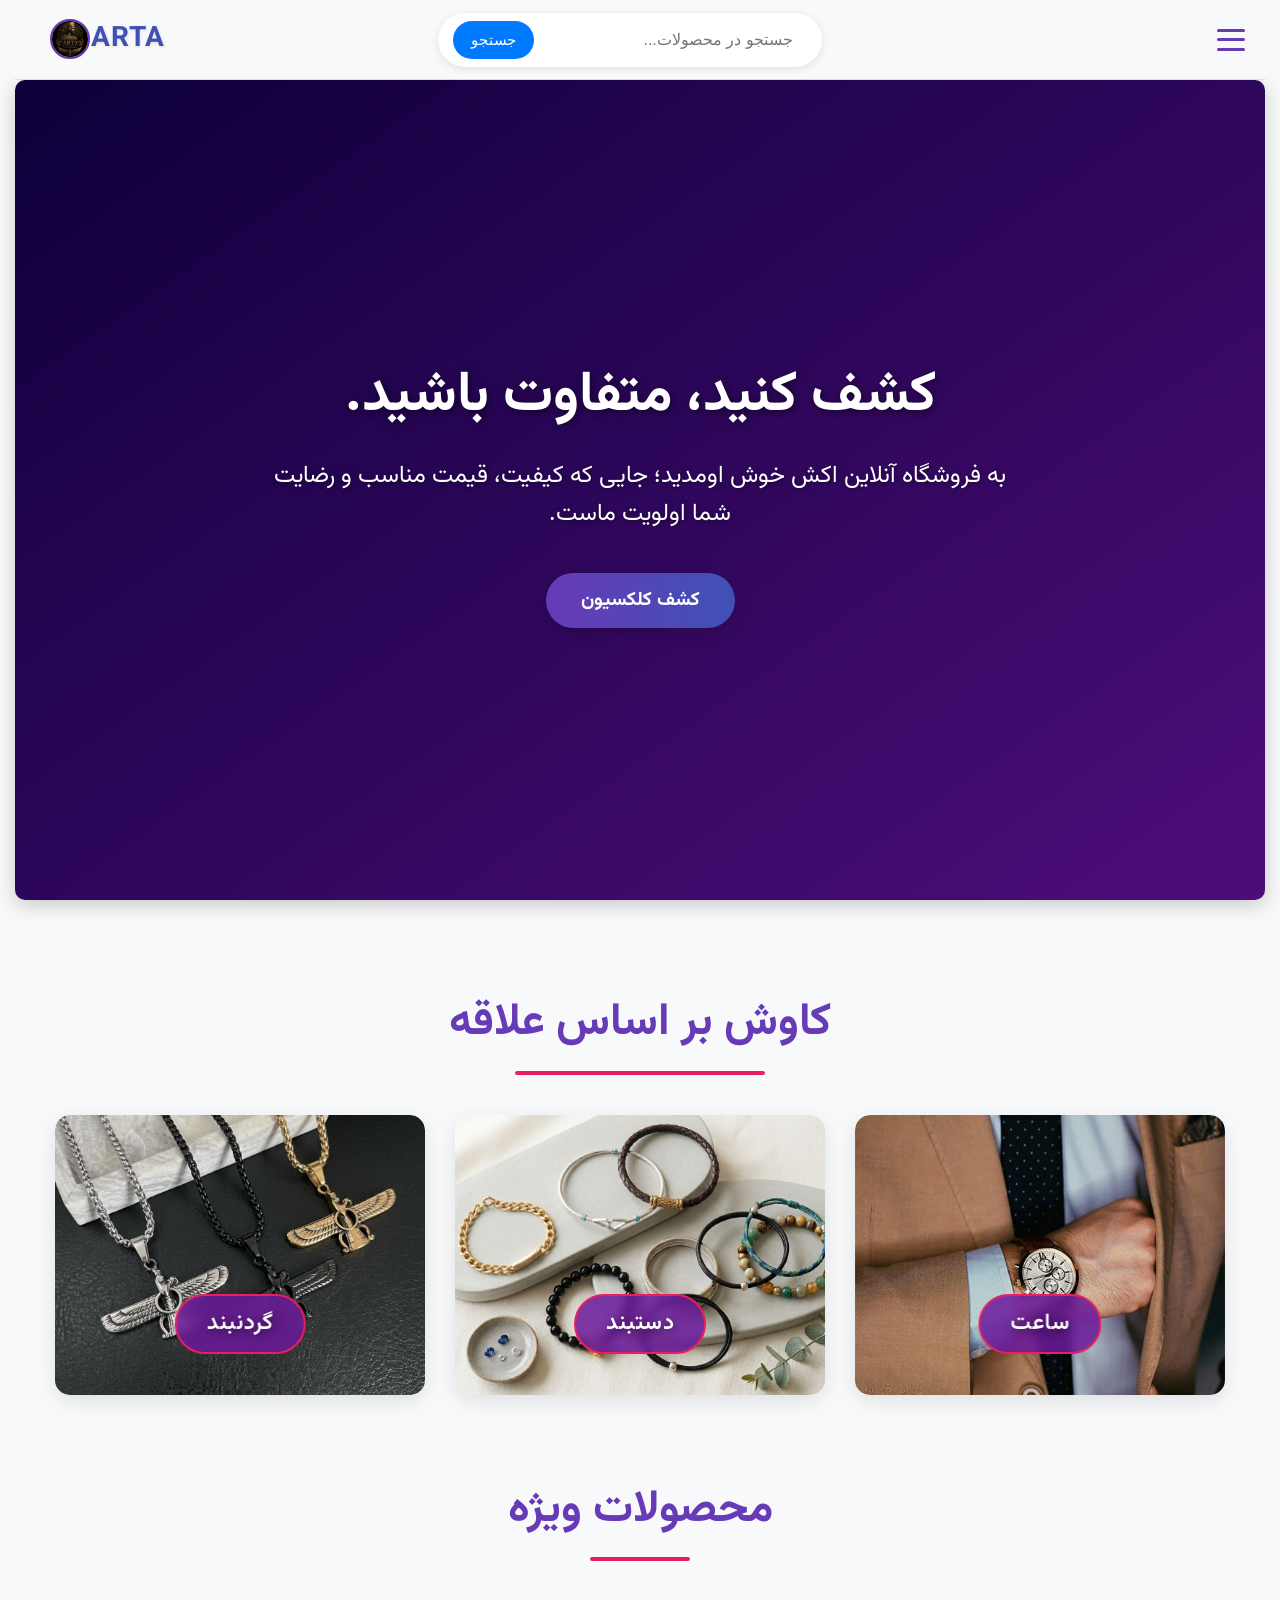
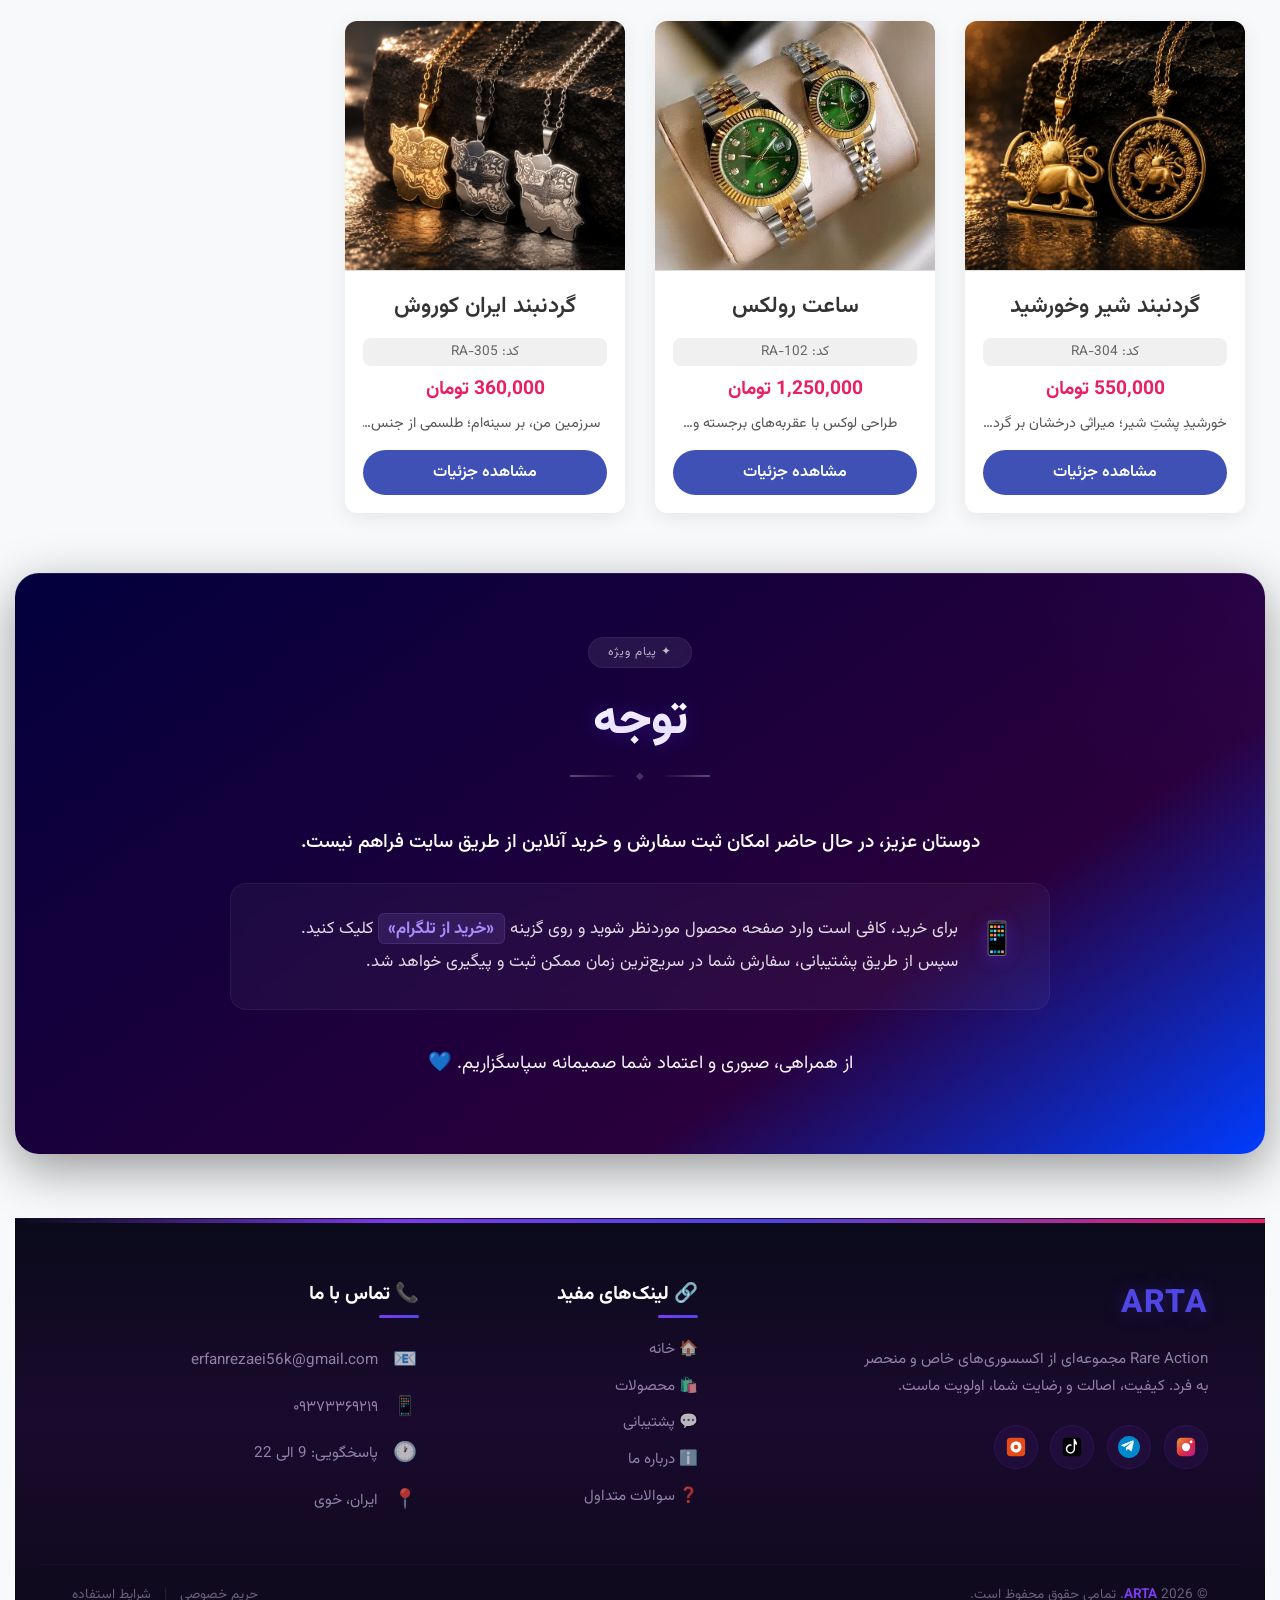
<file: index.html>
<!DOCTYPE html>
<html lang="fa" dir="rtl">
<head>
    <meta charset="UTF-8">
    <meta name="viewport" content="width=device-width, initial-scale=1.0">
    <title>ARTA - خانه </title>
    <link rel="stylesheet" href="style.css">
    <link rel="stylesheet" href="products.css">
    <!-- برای فونت وزیر -->
    <link rel="preconnect" href="https://fonts.googleapis.com">
    <link rel="preconnect" href="https://fonts.gstatic.com" crossorigin>
    <link href="https://fonts.googleapis.com/css2?family=Vazirmatn:wght@100..900&display=swap" rel="stylesheet">

    <style>
    /* --- استایل‌های اختصاصی صفحه ساعت‌ها --- */
        .watches-page-container {
    padding: 40px 20px;
    background-color: var(--background-light, #f8f9fa);
    max-width: 1400px;
    margin: 0 auto;
}

.watches-page-title {
    text-align: center;
    font-size: 2.8em;
    color: var(--primary-purple, #6a1b9a);
    margin-bottom: 40px;
    font-weight: 700;
    position: relative;
    padding-bottom: 15px;
}

.watches-page-title::after {
    content: '';
    position: absolute;
    bottom: 0;
    left: 50%;
    transform: translateX(-50%);
    width: 100px;
    height: 4px;
    background-color: var(--accent-pink, #e91e63);
    border-radius: 2px;
}

/* ✅ گرید واکنش‌گرا با حداقل ۲ ستون */
.products-grid {
    display: grid;
    grid-template-columns: repeat(auto-fit, minmax(280px, 1fr));
    gap: 30px;
    padding: 20px 0;
}

/* استایل کارت محصول */
.product-card {
    background-color: white;
    border-radius: 12px;
    box-shadow: 0 5px 20px rgba(0, 0, 0, 0.08);
    overflow: hidden;
    transition: transform 0.3s ease, box-shadow 0.3s ease;
    display: flex;
    flex-direction: column;
    animation: fadeInSlideUp 0.8s forwards ease-out;
    animation-delay: calc(var(--i) * 0.15s);
    opacity: 0;
    transform: translateY(30px);
}

.product-card:hover {
    transform: translateY(-10px);
    box-shadow: 0 12px 30px rgba(0, 0, 0, 0.15);
}

.product-image {
    width: 100%;
    aspect-ratio: 1 / 1;
    object-fit: cover;
    display: block;
}

.product-info {
    padding: 18px;
    flex-grow: 1;
    display: flex;
    flex-direction: column;
}

.product-name {
    font-size: 1.2em;
    font-weight: 600;
    color: var(--text-dark, #2c3e50);
    margin-bottom: 5px;
}

.product-code_2 {
    font-size: 0.85em;
    background: #f0f0f0;
    padding: 3px 10px;
    border-radius: 8px;
    margin-bottom: 8px;
    display: inline-block;
    color: #666;
}

.product-price_2 {
    font-size: 1.2em;
    font-weight: bold;
    color: var(--accent-pink, #e91e63);
    margin-bottom: 10px;
}

/* ✅ توضیحات فقط ۱ خط */
.product-description {
    font-size: 0.9em;
    color: #555;
    line-height: 1.4;
    margin-bottom: 15px;
    /* نمایش فقط ۱ خط با ... */
    display: -webkit-box;
    -webkit-line-clamp: 1;
    -webkit-box-orient: vertical;
    line-clamp: 1;
    overflow: hidden;
    text-overflow: ellipsis;
    /* جلوگیری از سرریز شدن */
    max-height: 1.4em;
}

.details-button {
    display: block;
    width: 100%;
    padding: 10px 15px;
    background-color: var(--secondary-blue, #2196f3);
    color: white;
    border: none;
    border-radius: 25px;
    font-size: 1em;
    font-weight: 600;
    cursor: pointer;
    transition: background-color 0.3s ease, transform 0.3s ease;
    text-decoration: none;
    text-align: center;
    margin-top: auto;
}

.details-button:hover {
    background-color: #1976d2;
    transform: translateY(-3px);
    color: #FFF;
}

/* انیمیشن */
@keyframes fadeInSlideUp {
    from {
        opacity: 0;
        transform: translateY(30px);
    }
    to {
        opacity: 1;
        transform: translateY(0);
    }
}

/* ✅ واکنش‌گرایی برای نمایش حداقل ۲ کارت */
@media (max-width: 768px) {
    .products-grid {
        grid-template-columns: repeat(2, 1fr); /* دقیقاً ۲ ستون */
        gap: 20px;
        padding: 15px 0;
    }

    .watches-page-title {
        font-size: 2.2em;
    }

    .product-info {
        padding: 12px;
    }

    .product-name {
        font-size: 1em;
    }

    .product-price_2 {
        font-size: 1em;
    }

    .product-description {
        font-size: 0.8em;
    }

    .details-button {
        font-size: 0.85em;
        padding: 8px 12px;
    }
}

@media (max-width: 480px) {
    .products-grid {
        grid-template-columns: 1fr; /* در موبایل کوچک ۱ ستون */
        gap: 15px;
    }

    .product-image {
        aspect-ratio: 4 / 3;
    }

    .watches-page-title {
        font-size: 1.8em;
    }
}

/* برای نمایش ۴ ستون در صفحه‌های خیلی بزرگ */
@media (min-width: 1200px) {
    .products-grid {
        grid-template-columns: repeat(4, 1fr);
    }
}

/* برای نمایش ۳ ستون در صفحه‌های متوسط-بزرگ */
@media (min-width: 992px) and (max-width: 1199px) {
    .products-grid {
        grid-template-columns: repeat(3, 1fr);
    }
}


</style>
</head>
<body>
    <div class="site-container">
        <!-- بخش Header -->
        <header class="main-header">
            <div class="header-left">
                <!-- آیکون منوی همبرگری -->
                <div class="hamburger-menu">
                    <div class="bar"></div>
                    <div class="bar"></div>
                    <div class="bar"></div>
                </div>
                <!-- منوی کناری (در ابتدا مخفی است) -->
                <!-- در فایل index.html، بخش sidebar-menu -->
                 <nav class="sidebar-menu">
                    <ul>
                        <li><a href="#home">خانه</a></li>
                        <!-- کلاس menu-item-has-arrow اضافه شد و فونت سایز حذف شد -->
                         <li class="has-submenu menu-item-has-arrow">
                            <a href="#products-section">محصولات
                                <!-- فلش دستی اضافه شد -->
                                 <span class="submenu-arrow">▼</span>
                                </a>
                                <ul class="submenu">
                                    <li><a href="productswatch.html">ساعت</a></li>
                                    <li><a href="productsbracelet.html">دستبند</a></li>
                                    <li><a href="productsnecklace.html">گردنبند</a></li>
                                </ul>
                            </li>
                            <li><a href="support.html">پشتیبانی</a></li>
                            <li><a href="aboutus.html">درباره ما</a></li>
                             <li><a href="terms.html">سوالات متداول </a></li>
                        </ul>
                    </nav>
            </div>
            <div class="header-center">
    <div class="universal-search-container">
        <input type="text" id="universalSearchInput" class="universal-search-input" placeholder="جستجو در محصولات...">
        <div id="universalSearchSuggestions" class="universal-search-suggestions"></div>
        <button id="universalSearchButton" class="universal-search-button">جستجو</button>
    </div>
</div>


            <div class="header-right">
                <!-- لوگوی سایت -->
                <div class="logo-container">
                <span class="logo-part2">ARTA</span>
                </div>
                <!-- عکس پروفایل (پیج) -->
                <div class="profile-picture-container">
                    <img src="images/ARTA.jpg" alt= "عکس پروفایل" class="profile-picture">
                </div>
            </div>

        </header>

        <!-- بخش Hero Section (زیر هدر) -->
        <section class="hero-section" id="home">
            <div class="hero-background"></div>
            <div class="hero-content">
                <h1>کشف کنید، متفاوت باشید.</h1>
                <p> به فروشگاه آنلاین اکش خوش اومدید؛ جایی که کیفیت، قیمت مناسب و رضایت شما اولویت ماست.</p>
                <!-- دکمه تغییر یافته -->
                <a href="#explore-by-interest" class="cta-button-custom">کشف کلکسیون</a>
            </div>
        </section>

        <!-- بخش کاوش بر اساس علاقه -->
<section id="explore-by-interest" class="explore-section">
    <h2>کاوش بر اساس علاقه</h2>
    <div class="explore-categories">
        <div class="category-item" data-category="watches">
            <div class="image-wrapper">
                <a href="productswatch.html">
                    <img src="images/watchs.jpg" alt="ساعت">
                </a>
            </div>
            <h3>ساعت</h3>
        </div>

        <div class="category-item" data-category="bracelets">
            <div class="image-wrapper">
                <a href="productsbracelet.html">
                    <img src="images/Bracelets2.jpg" alt="دستبند">
                </a>
            </div>
            <h3>دستبند</h3>
        </div>

        <div class="category-item" data-category="necklaces">
            <div class="image-wrapper">
                <a href="productsnecklace.html">
                    <img src="images/3011.jpg" alt="گردنبند">
                </a>
            </div>
            <h3>گردنبند</h3>
        </div>
    </div>
</section>

        <main class="watches-page-container">
            <h1 class="watches-page-title">محصولات ویژه</h1>

            <div class="products-grid">
                <!-- محصول 1 -->
                <div class="product-card" style="--i: 1;">
                    <img src="images/3041.jpg" alt="ساعت مدل B" class="product-image">
                    <div class="product-info">
                        <h3 class="product-name"> گردنبند شیر وخورشید</h3>
                        <span class="product-code_2">کد: RA-304</span>
                        <p class="product-price_2">550,000 تومان</p>
                        <p class="product-description">
                            خورشیدِ پشتِ شیر؛ میراثی درخشان بر گردن تو
                        </p>
                        <a href="necklaces.html?id=گردنبند شیر وخورشید" class="details-button">مشاهده جزئیات</a>
                    </div>
                </div>

                <!-- محصول 2 -->
                <div class="product-card" style="--i: 2;">
                    <img src="images/1021.jpg" alt="ساعت مدل C" class="product-image">
                    <div class="product-info">
                        <h3 class="product-name">ساعت رولکس  </h3>
                        <span class="product-code_2">کد: RA-102</span>
                        <p class="product-price_2">1,250,000 تومان</p>
                        <p class="product-description">
                            طراحی لوکس با عقربه‌های برجسته و سنگ‌های قیمتی تزئینی. نمادی از ظرافت و تجمل.
                        </p>
                        <a href="watches.html?id=ساعت رولکس" class="details-button">مشاهده جزئیات</a>
                    </div>
                </div>

                <!-- محصول 3 -->
                <div class="product-card" style="--i: 1;">
                    <img src="images/3051.jpg" alt="ساعت مدل B" class="product-image">
                    <div class="product-info">
                        <h3 class="product-name"> گردنبند ایران کوروش</h3>
                        <span class="product-code_2">کد: RA-305</span>
                        <p class="product-price_2">360,000 تومان</p>
                        <p class="product-description">
                            سرزمین من، بر سینه‌ام؛ طلسمی از جنس افتخار
                        </p>
                        <a href="necklaces.html?id=گردنبند ایران کوروش" class="details-button">مشاهده جزئیات</a>
                    </div>
                </div>

                <!-- می‌توانید محصولات بیشتری به همین شکل اضافه کنید -->

            </div>
        </main>

    <!-- بخش داستان ما -->
<section id="about-us" class="about-section">
    <div class="about-container">
        <div class="about-header">
            <span class="about-badge">✦ پیام ویژه</span>
            <h2>توجه</h2>
            <div class="about-divider">
                <span></span>
                <span>◆</span>
                <span></span>
            </div>
        </div>
        <div class="about-content">
            <p class="about-text primary">
                دوستان عزیز، در حال حاضر امکان ثبت سفارش و خرید آنلاین از طریق سایت فراهم نیست.
            </p>
            <div class="about-info-box">
                <span class="info-icon">📱</span>
                <p class="about-text secondary">
                    برای خرید، کافی است وارد صفحه محصول موردنظر شوید و روی گزینه 
                    <strong>«خرید از تلگرام»</strong> کلیک کنید. سپس از طریق پشتیبانی، سفارش شما 
                    در سریع‌ترین زمان ممکن ثبت و پیگیری خواهد شد.
                </p>
            </div>
            <p class="about-text tertiary">
                از همراهی، صبوری و اعتماد شما صمیمانه سپاسگزاریم. 
                <span class="heart-icon">💙</span>
            </p>
        </div>
    </div>
</section>

        <!-- بخش فوتر -->
    <footer class="main-footer">
    <div class="footer-top-bar"></div>
    
    <div class="footer-content">
        <!-- بخش درباره ما -->
        <div class="footer-section about">
            <div class="footer-logo">
                <span class="logo-part2">ARTA</span>
            </div>
            <p class="footer-description">
                Rare Action مجموعه‌ای از اکسسوری‌های خاص و منحصر به فرد. 
                کیفیت، اصالت و رضایت شما، اولویت ماست.
            </p>
            <div class="footer-social">
                <!-- اینستاگرام -->
                <a href="https://www.instagram.com/rareaction_2226?igsh=MzhqMXd0bm92NjZw" target="_blank" class="social-link" aria-label="اینستاگرام" title="اینستاگرام">
                    <svg viewBox="0 0 24 24" width="22" height="22">
                        <defs>
                            <linearGradient id="instaGradFooter" x1="0%" y1="0%" x2="100%" y2="100%">
                                <stop offset="0%" stop-color="#f09433"/>
                                <stop offset="25%" stop-color="#e6683c"/>
                                <stop offset="60%" stop-color="#dc2743"/>
                                <stop offset="75%" stop-color="#cc2366"/>
                                <stop offset="100%" stop-color="#bc1888"/>
                            </linearGradient>
                        </defs>
                        <rect x="2" y="2" width="20" height="20" rx="5" fill="url(#instaGradFooter)"/>
                        <circle cx="12" cy="12" r="4.5" fill="white"/>
                        <circle cx="17.5" cy="6.5" r="1.5" fill="white"/>
                        <path d="M2 2L22 22" stroke="white" stroke-width="0.5" opacity="0.1"/>
                    </svg>
                </a>
                
                <!-- تلگرام -->
                <a href="https://t.me/ARTA_rare" target="_blank" class="social-link" aria-label="تلگرام" title="تلگرام">
                    <svg viewBox="0 0 24 24" width="22" height="22">
                        <path d="M12 0C5.373 0 0 5.373 0 12C0 18.627 5.373 24 12 24C18.627 24 24 18.627 24 12C24 5.373 18.627 0 12 0Z" fill="#0088CC"/>
                        <path d="M17.0806 7.05116L15.0006 16.0292C14.8726 16.5722 14.5046 16.7422 14.0486 16.4752L10.7826 14.0412L9.21464 15.5542C9.07464 15.6942 8.95564 15.8122 8.68364 15.8122L8.86564 12.4842L14.9156 7.05616C15.1236 6.87316 14.8726 6.77116 14.5966 6.95316L7.05264 11.7662L3.82864 10.7152C3.29864 10.5492 3.28664 10.1882 3.94064 9.92116L16.1496 4.85616C16.5986 4.69016 16.9846 4.96016 16.8376 5.72216L17.0806 7.05116Z" fill="white"/>
                        <path d="M15.0006 16.0292C14.8726 16.5722 14.5046 16.7422 14.0486 16.4752L10.7826 14.0412L9.21464 15.5542C9.07464 15.6942 8.95564 15.8122 8.68364 15.8122L8.86564 12.4842L14.9156 7.05616C15.1236 6.87316 14.8726 6.77116 14.5966 6.95316L7.05264 11.7662L3.82864 10.7152C3.29864 10.5492 3.28664 10.1882 3.94064 9.92116L16.1496 4.85616C16.5986 4.69016 16.9846 4.96016 16.8376 5.72216L15.0006 16.0292Z" fill="white" opacity="0.4"/>
                    </svg>
                </a>
                
                <!-- تیک‌تاک -->
                <a href="https://www.tiktok.com/@rare_action" target="_blank" class="social-link" aria-label="تیک‌تاک" title="تیک‌تاک">
                    <svg viewBox="0 0 24 24" width="22" height="22">
                        <rect x="2" y="2" width="20" height="20" rx="4" fill="#000000"/>
                        <path d="M16.6 5.82C15.92 5.16 15.48 4.3 15.36 3.36L13.8 3.12V9.6V14.16C13.8 16.08 12.24 17.64 10.32 17.64C8.4 17.64 6.84 16.08 6.84 14.16C6.84 12.24 8.4 10.68 10.32 10.68C10.68 10.68 11.04 10.74 11.4 10.86V9.24C11.04 9.18 10.68 9.12 10.32 9.12C7.56 9.12 5.28 11.4 5.28 14.16C5.28 16.92 7.56 19.2 10.32 19.2C13.08 19.2 15.36 16.92 15.36 14.16V8.82C15.96 9.24 16.68 9.54 17.4 9.72V8.1C17.4 7.92 17.4 7.74 17.4 7.56C17.16 6.9 16.92 6.3 16.6 5.82Z" fill="white"/>
                    </svg>
                </a>
                
                <!-- روبیکا -->
                <a href="https://rubika.ir/@RareAction_Admin" target="_blank" class="social-link" aria-label="روبیکا" title="روبیکا">
                    <svg viewBox="0 0 24 24" width="22" height="22">
                        <rect x="2" y="2" width="20" height="20" rx="4" fill="#E64A19"/>
                        <path d="M12 6C8.686 6 6 8.686 6 12C6 15.314 8.686 18 12 18C15.314 18 18 15.314 18 12C18 8.686 15.314 6 12 6Z" fill="white"/>
                        <circle cx="12" cy="12" r="2.5" fill="#E64A19"/>
                        <circle cx="16" cy="8" r="0.8" fill="white"/>
                    </svg>
                </a>
            </div>
        </div>

        <!-- بخش لینک‌های مفید -->
        <div class="footer-section links">
            <h3>🔗 لینک‌های مفید</h3>
            <ul>
                <li><a href="#home">🏠 خانه</a></li>
                <li><a href="#explore-by-interest">🛍️ محصولات</a></li>
                <li><a href="support.html">💬 پشتیبانی</a></li>
                <li><a href="aboutus.html">ℹ️ درباره ما</a></li>
                <li><a href="terms.html#faq-section">❓ سوالات متداول</a></li>
            </ul>
        </div>

       <!-- بخش تماس با ما -->
        <div class="footer-section contact">
            <h3>📞 تماس با ما</h3>
            <div class="contact-item">
                <span class="contact-icon">📧</span>
                <span>erfanrezaei56k@gmail.com</span>
            </div>
            <div class="contact-item">
                <span class="contact-icon">📱</span>
                <span>۰۹۳۷۳۳۶۹۲۱۹</span>
            </div>
            <div class="contact-item">
                <span class="contact-icon">🕐</span>
                <span>پاسخگویی: 9 الی 22</span>
            </div>
            <div class="contact-item">
                <span class="contact-icon">📍</span>
                <span>ایران، خوی</span>
            </div>
        </div>
    </div>

    <!-- بخش پایین فوتر -->
    <div class="footer-bottom">
        <span>© 2026 <strong>ARTA</strong>. تمامی حقوق محفوظ است.</span>
        <span class="footer-bottom-links">
            <a href="#">حریم خصوصی</a>
            <span class="divider">|</span>
            <a href="#">شرایط استفاده</a>
        </span>
    </div>
</footer>
    </div>

    <!-- جاوا اسکریپت -->
    <script src="script.js"></script>

    <!-- بخش کاراکتر انیمه‌ای -->
<div id="anime-helper" class="anime-helper hidden">
    <div class="anime-avatar" id="animeAvatar">
        <!-- دکمه ضربدر (×) - کوچک‌تر -->
        <button class="close-btn" id="closeBtn" aria-label="بستن">✕</button>
        
        <!-- عکس کاراکتر -->
        <img src="images/guts.png" alt="راهنمای انیمه">
        
        <div class="anime-speech-bubble" id="speechBubble">
            <span id="animeMessage">📱 برای خرید به تلگرام مراجعه کنید!</span>
        </div>
    </div>
</div>

<style>
/* ============================================
   استایل کاراکتر انیمه‌ای - هماهنگ با سایت
   ============================================ */

/* متغیرهای هماهنگ با سایت */
:root {
    --primary-purple: #673AB7;
    --secondary-blue: #3F51B5;
    --accent-pink: #E91E63;
    --text-dark: #333;
    --text-light: #fff;
    --background-light: #f8f9fa;
}

.anime-helper {
    position: fixed;
    bottom: 30px;
    right: 30px;
    z-index: 9999;
    cursor: pointer;
    transition: all 0.6s cubic-bezier(0.34, 1.56, 0.64, 1);
}

.anime-helper.hidden {
    transform: translateY(120px) scale(0.5);
    opacity: 0;
    pointer-events: none;
}

.anime-helper.visible {
    transform: translateY(0) scale(1);
    opacity: 1;
}

/* ============================================
   آواتار - هاور فقط بزرگ میشه (خم نمیشه)
   ============================================ */
.anime-avatar {
    position: relative;
    width: 80px;
    height: 80px;
    border-radius: 50%;
    background: linear-gradient(145deg, var(--primary-purple), var(--secondary-blue));
    padding: 4px;
    box-shadow: 0 8px 32px rgba(103, 58, 183, 0.4), 0 0 0 4px rgba(103, 58, 183, 0.1);
    animation: float-avatar 3s ease-in-out infinite;
    transition: transform 0.3s ease, box-shadow 0.3s ease;
}

/* هاور فقط بزرگ میشه - بدون خم شدن */
.anime-avatar:hover {
    transform: scale(1.1);
    box-shadow: 0 8px 40px rgba(103, 58, 183, 0.6), 0 0 0 6px rgba(103, 58, 183, 0.15);
}

.anime-avatar img {
    width: 100%;
    height: 100%;
    border-radius: 50%;
    object-fit: cover;
    background: #1a1a2e;
    border: 2px solid rgba(255, 255, 255, 0.2);
    cursor: pointer;
}

/* ============================================
   دکمه ضربدر (×) - کوچک‌تر و بدون دایره زیرش
   ============================================ */
.close-btn {
    position: absolute;
    top: -8px;
    right: -8px;
    width: 22px;
    height: 22px;
    background: #e74c3c;
    color: white;
    border: 2px solid #1a1a2e;
    border-radius: 50%;
    font-size: 13px;
    font-weight: bold;
    cursor: pointer;
    z-index: 10;
    display: flex;
    align-items: center;
    justify-content: center;
    transition: all 0.3s ease;
    box-shadow: 0 2px 10px rgba(231, 76, 60, 0.3);
    line-height: 1;
    padding: 0;
}

.close-btn:hover {
    transform: scale(1.15);
    background: #c0392b;
    box-shadow: 0 4px 15px rgba(231, 76, 60, 0.5);
}

.close-btn:active {
    transform: scale(0.9);
}

/* حذف دایره نبض‌دار زیر ضربدر */
/* دیگر ::before برای نبض وجود ندارد */

/* ============================================
   حباب گفتار - با فاصله از راست
   ============================================ */
.anime-speech-bubble {
    position: absolute;
    bottom: 95px;
    right: 50%;
    transform: translateX(50%);
    background: linear-gradient(145deg, #1a0a0a, #2d0a1a);
    color: #ff9a9a;
    padding: 14px 22px;
    border-radius: 20px 20px 4px 20px;
    font-size: 0.9rem;
    font-family: 'Vazirmatn', Tahoma, sans-serif;
    max-width: 280px;
    min-width: 170px;
    text-align: center;
    box-shadow: 0 10px 40px rgba(233, 30, 99, 0.15);
    border: 1px solid rgba(233, 30, 99, 0.2);
    line-height: 1.8;
    opacity: 0;
    transform: translateX(50%) translateY(10px) scale(0.9);
    transition: all 0.4s cubic-bezier(0.34, 1.56, 0.64, 1);
    pointer-events: none;
    white-space: normal;
    word-wrap: break-word;
    overflow-wrap: break-word;
    word-break: break-word;
    margin-right: 30px; /* فاصله از راست */
}

/* هاور روی آواتار - حباب نمایش داده میشه */
.anime-avatar:hover .anime-speech-bubble {
    opacity: 1;
    transform: translateX(50%) translateY(0) scale(1);
}

/* مثلث حباب */
.anime-speech-bubble::after {
    content: '';
    position: absolute;
    bottom: -12px;
    right: 35px;
    border-left: 12px solid transparent;
    border-right: 12px solid transparent;
    border-top: 14px solid #1a0a0a;
    filter: drop-shadow(0 2px 4px rgba(0, 0, 0, 0.5));
}

/* ============================================
   انیمیشن شناور
   ============================================ */
@keyframes float-avatar {
    0%, 100% { transform: translateY(0px); }
    50% { transform: translateY(-8px); }
}

/* ============================================
   حالت توجه
   ============================================ */
.anime-helper.attention .anime-avatar {
    animation: float-avatar 3s ease-in-out infinite;
    box-shadow: 0 8px 40px rgba(233, 30, 99, 0.3), 0 0 0 4px rgba(233, 30, 99, 0.15);
}

.anime-helper.attention .anime-speech-bubble {
    background: linear-gradient(145deg, #1a0a0a, #2d0a1a);
    border-color: rgba(233, 30, 99, 0.3);
}

/* ============================================
   ریسپانسیو - هماهنگ با site-container
   ============================================ */

/* کامپیوتر */
@media (min-width: 992px) {
    .anime-avatar {
        width: 85px;
        height: 85px;
    }
    .anime-speech-bubble {
        font-size: 0.95rem;
        padding: 16px 24px;
        max-width: 320px;
        min-width: 190px;
        bottom: 105px;
        margin-right: 25px;
    }
    .close-btn {
        width: 24px;
        height: 24px;
        font-size: 14px;
        top: -9px;
        right: -9px;
    }
}

/* تبلت و موبایل بزرگ */
@media (max-width: 991px) and (min-width: 577px) {
    .anime-helper {
        bottom: 25px;
        right: 25px;
    }
    .anime-avatar {
        width: 70px;
        height: 70px;
    }
    .anime-speech-bubble {
        font-size: 0.85rem;
        padding: 12px 18px;
        max-width: 240px;
        min-width: 150px;
        bottom: 85px;
        margin-right: 20px;
    }
    .close-btn {
        width: 22px;
        height: 22px;
        font-size: 12px;
        top: -8px;
        right: -8px;
    }
}

/* گوشی */
@media (max-width: 576px) {
    .anime-helper {
        bottom: 15px;
        right: 15px;
    }
    .anime-avatar {
        width: 55px;
        height: 55px;
    }
    .anime-speech-bubble {
        font-size: 0.7rem;
        padding: 10px 14px;
        max-width: 180px;
        min-width: 110px;
        bottom: 68px;
        margin-right: 15px;
    }
    .close-btn {
        width: 20px;
        height: 20px;
        font-size: 11px;
        top: -7px;
        right: -7px;
        border-width: 1.5px;
    }
}
</style>

<script>
    (function() {
        'use strict';

        // ============================================
        // ۷ پیام متفاوت - خرید از تلگرام
        // ============================================

        const ATTENTION_MESSAGES = [
            '📱 برای خرید به تلگرام مراجعه کنید!',
            '🛒 خرید از طریق تلگرام انجام میشود!',
            '💬 برای خرید به پیج تلگرام ما بروید!',
            '📞 جهت خرید با پشتیبانی تلگرام تماس بگیرید!',
            '🔔 خرید محصولات از طریق تلگرام امکان‌پذیر است!',
            '✨ برای ثبت سفارش به تلگرام مراجعه کنید!',
            '💎 خرید از تلگرام با بهترین قیمت!'
        ];

        // ============================================

        const helper = document.getElementById('anime-helper');
        const avatar = document.getElementById('animeAvatar');
        const messageEl = document.getElementById('animeMessage');
        const closeBtn = document.getElementById('closeBtn');

        const MESSAGE_INTERVAL = 7000;    // 7 ثانیه
        const AUTO_HIDE_TIME = 45000;      // 45 ثانیه
        const FIRST_DELAY = 3000;          // 3 ثانیه

        let isVisible = false;
        let isClosed = false;
        let messageInterval = null;
        let autoHideTimer = null;
        let currentMessageIndex = 0;

        function getNextMessage() {
            const msg = ATTENTION_MESSAGES[currentMessageIndex % ATTENTION_MESSAGES.length];
            currentMessageIndex++;
            return msg;
        }

        function showNextMessage() {
            if (!isVisible) return;
            const msg = getNextMessage();
            messageEl.textContent = msg;
        }

        function showHelper() {
            if (isVisible || isClosed) return;
            isVisible = true;

            helper.classList.remove('hidden');
            helper.classList.add('visible', 'attention');

            currentMessageIndex = 0;
            const msg = getNextMessage();
            messageEl.textContent = msg;

            // نمایش حباب
            const bubble = document.querySelector('.anime-speech-bubble');
            if (bubble) {
                bubble.style.opacity = '1';
                bubble.style.transform = 'translateX(50%) translateY(0) scale(1)';
            }

            // چرخه پیام‌ها (هر 7 ثانیه)
            if (messageInterval) clearInterval(messageInterval);
            messageInterval = setInterval(function() {
                if (isVisible) {
                    showNextMessage();
                }
            }, MESSAGE_INTERVAL);

            // حذف خودکار بعد 45 ثانیه
            if (autoHideTimer) clearTimeout(autoHideTimer);
            autoHideTimer = setTimeout(function() {
                hideHelper();
            }, AUTO_HIDE_TIME);
        }

        function hideHelper() {
            if (!isVisible) return;
            isVisible = false;
            isClosed = true;

            helper.classList.remove('visible', 'attention');
            helper.classList.add('hidden');

            const bubble = document.querySelector('.anime-speech-bubble');
            if (bubble) {
                bubble.style.opacity = '0';
                bubble.style.transform = 'translateX(50%) translateY(10px) scale(0.9)';
            }

            if (messageInterval) {
                clearInterval(messageInterval);
                messageInterval = null;
            }
            if (autoHideTimer) {
                clearTimeout(autoHideTimer);
                autoHideTimer = null;
            }
        }

        // ============================================
        // کلیک روی عکس → اسکرول به بخش توجه
        // ============================================

        function handleAvatarClick(e) {
            if (e.target.closest('.close-btn')) return;

            const aboutSection = document.querySelector('.about-section');
            if (aboutSection) {
                aboutSection.scrollIntoView({ behavior: 'smooth', block: 'center' });
                aboutSection.style.transition = 'box-shadow 0.5s ease, border 0.5s ease';
                aboutSection.style.boxShadow = '0 0 60px rgba(233, 30, 99, 0.3), inset 0 0 40px rgba(233, 30, 99, 0.05)';
                aboutSection.style.border = '2px solid rgba(233, 30, 99, 0.15)';
                setTimeout(function() {
                    aboutSection.style.boxShadow = '';
                    aboutSection.style.border = '';
                }, 2500);
            }

            const avatarEl = document.querySelector('.anime-avatar');
            if (avatarEl) {
                avatarEl.style.transform = 'scale(0.85)';
                setTimeout(function() {
                    avatarEl.style.transform = '';
                }, 200);
            }
        }

        // ============================================
        // دکمه ضربدر
        // ============================================

        function handleClose(e) {
            e.stopPropagation();
            hideHelper();
        }

        // ============================================
        // ثبت رویدادها
        // ============================================

        if (avatar) {
            avatar.addEventListener('click', handleAvatarClick);
        }

        if (closeBtn) {
            closeBtn.addEventListener('click', handleClose);
        }

        // ============================================
        // راه‌اندازی
        // ============================================

        isClosed = false;

        setTimeout(function() {
            showHelper();
        }, FIRST_DELAY);

        // ============================================
        // API عمومی
        // ============================================

        window.showAnimeHelper = showHelper;
        window.hideAnimeHelper = hideHelper;

        console.log('🎀 کاراکتر انیمه‌ای با موفقیت بارگذاری شد!');
        console.log('📱 ۷ پیام متفاوت - هر ۷ ثانیه تغییر');
        console.log('⏱️  بعد ۴۵ ثانیه خودکار حذف');
        console.log('❌  دکمه ضربدر برای بستن دستی');
    })();
</script>

    <style>
        /* ============================================
           ✅ اطلاعیه موجودی محصولات - نسخه اصلاح‌شده
           ============================================ */

        /* پس‌زمینه تاریک - همیشه بالای همه چیز */
        #inventory-notice {
            position: fixed;
            top: 0;
            left: 0;
            right: 0;
            bottom: 0;
            z-index: 999999;
            display: flex;
            align-items: center;
            justify-content: center;
            background: rgba(0, 0, 0, 0.85);
            backdrop-filter: blur(15px);
            -webkit-backdrop-filter: blur(15px);
            animation: noticeFadeIn 0.5s ease;
            padding: 20px;
        }

        /* وقتی اطلاعیه بسته شد */
        #inventory-notice.closed {
            display: none !important;
        }

        /* کانتینر اصلی اطلاعیه */
        .notice-container {
            position: relative;
            max-width: 580px;
            width: 100%;
            max-height: 90vh;
            overflow-y: auto;
            background: linear-gradient(145deg, #1a1a3e, #0f1a3a);
            border-radius: 28px;
            padding: 40px 35px 35px;
            box-shadow: 0 30px 80px rgba(0, 0, 0, 0.9), 0 0 0 1px rgba(99, 102, 241, 0.15);
            animation: noticeSlideUp 0.6s cubic-bezier(0.34, 1.56, 0.64, 1);
            border: 1px solid rgba(99, 102, 241, 0.12);
        }

        /* افکت نورانی */
        .notice-container::before {
            content: '';
            position: absolute;
            top: -100px;
            right: -100px;
            width: 250px;
            height: 250px;
            background: radial-gradient(circle, rgba(99, 102, 241, 0.08) 0%, transparent 70%);
            border-radius: 50%;
            pointer-events: none;
        }

        .notice-container::after {
            content: '';
            position: absolute;
            bottom: -100px;
            left: -100px;
            width: 250px;
            height: 250px;
            background: radial-gradient(circle, rgba(139, 92, 246, 0.08) 0%, transparent 70%);
            border-radius: 50%;
            pointer-events: none;
        }

        .notice-container::-webkit-scrollbar {
            width: 4px;
        }
        .notice-container::-webkit-scrollbar-track {
            background: transparent;
        }
        .notice-container::-webkit-scrollbar-thumb {
            background: rgba(99, 102, 241, 0.3);
            border-radius: 10px;
        }

        /* دکمه بستن (ضربدر) */
        .notice-close {
            position: absolute;
            top: 15px;
            left: 15px;
            width: 38px;
            height: 38px;
            background: rgba(255, 255, 255, 0.05);
            border: 1px solid rgba(255, 255, 255, 0.08);
            border-radius: 50%;
            color: rgba(255, 255, 255, 0.4);
            cursor: pointer;
            transition: all 0.3s ease;
            display: flex;
            align-items: center;
            justify-content: center;
            z-index: 10;
        }

        .notice-close:hover {
            background: rgba(231, 76, 60, 0.2);
            border-color: rgba(231, 76, 60, 0.3);
            color: #e74c3c;
            transform: rotate(90deg) scale(1.1);
        }

        .notice-close svg {
            width: 22px;
            height: 22px;
        }

        /* محتوای اطلاعیه */
        .notice-content {
            text-align: center;
            position: relative;
            z-index: 1;
        }

        /* نوار بالایی */
        .gradient-bar {
            width: 70px;
            height: 4px;
            background: linear-gradient(90deg, #6366f1, #8b5cf6, #a855f7);
            border-radius: 10px;
            margin: 0 auto 20px;
            box-shadow: 0 0 40px rgba(99, 102, 241, 0.2);
        }

        /* آیکون */
        .notice-icon {
            width: 76px;
            height: 76px;
            margin: 0 auto 18px;
            background: linear-gradient(135deg, rgba(99, 102, 241, 0.12), rgba(139, 92, 246, 0.12));
            border-radius: 50%;
            display: flex;
            align-items: center;
            justify-content: center;
            border: 2px solid rgba(99, 102, 241, 0.15);
            animation: noticePulse 2s ease-in-out infinite;
            backdrop-filter: blur(10px);
        }

        .notice-icon svg {
            color: #818cf8;
            width: 38px;
            height: 38px;
        }

        /* عنوان */
        .notice-title {
            font-family: 'Vazirmatn', Tahoma, sans-serif;
            font-size: 1.9rem;
            font-weight: 800;
            margin-bottom: 4px;
            background: linear-gradient(135deg, #818cf8, #a78bfa, #c084fc);
            -webkit-background-clip: text;
            -webkit-text-fill-color: transparent;
            background-clip: text;
        }

        /* زیرنویس */
        .notice-sub {
            font-family: 'Vazirmatn', Tahoma, sans-serif;
            font-size: 0.95rem;
            color: rgba(255, 255, 255, 0.4);
            font-weight: 400;
            margin-bottom: 20px;
            letter-spacing: 0.3px;
        }

        /* خط جداکننده */
        .divider-custom {
            display: flex;
            justify-content: center;
            align-items: center;
            gap: 12px;
            margin: 0 auto 18px;
        }

        .divider-custom .line {
            width: 35px;
            height: 2px;
            background: linear-gradient(90deg, transparent, rgba(99, 102, 241, 0.2), transparent);
        }

        .divider-custom .dot {
            width: 6px;
            height: 6px;
            background: #818cf8;
            border-radius: 50%;
            box-shadow: 0 0 20px rgba(99, 102, 241, 0.3);
        }

        /* متن */
        .notice-body {
            color: rgba(255, 255, 255, 0.85);
            font-family: 'Vazirmatn', Tahoma, sans-serif;
            line-height: 2.2;
            font-size: 0.95rem;
        }

        .notice-message {
            background: rgba(99, 102, 241, 0.04);
            border-radius: 16px;
            padding: 18px 22px;
            margin-bottom: 16px;
            border-right: 3px solid #818cf8;
            text-align: right;
            backdrop-filter: blur(10px);
        }

        .notice-message p {
            margin-bottom: 8px;
        }

        .notice-message p:last-child {
            margin-bottom: 0;
        }

        .notice-message strong {
            color: #a78bfa;
            font-weight: 700;
        }

        .notice-footer {
            background: rgba(139, 92, 246, 0.06);
            border-radius: 16px;
            padding: 16px 22px;
            font-size: 0.92rem;
            color: rgba(255, 255, 255, 0.75);
            border-left: 3px solid #8b5cf6;
            text-align: right;
        }

        .notice-footer p {
            margin: 0;
        }

        .highlight-badge {
            display: inline-block;
            background: rgba(99, 102, 241, 0.12);
            padding: 2px 14px;
            border-radius: 30px;
            font-weight: 600;
            color: #a78bfa;
            font-size: 0.88rem;
            border: 1px solid rgba(99, 102, 241, 0.12);
        }

        /* دکمه تأیید */
        .notice-confirm {
            margin-top: 28px;
            padding: 16px 50px;
            background: linear-gradient(135deg, #6366f1, #8b5cf6);
            border: none;
            border-radius: 16px;
            color: #fff;
            font-family: 'Vazirmatn', Tahoma, sans-serif;
            font-size: 1.05rem;
            font-weight: 700;
            cursor: pointer;
            transition: all 0.3s ease;
            box-shadow: 0 8px 30px rgba(99, 102, 241, 0.3);
            position: relative;
            width: 100%;
        }

        .notice-confirm:hover {
            transform: translateY(-3px);
            box-shadow: 0 12px 45px rgba(99, 102, 241, 0.45);
            background: linear-gradient(135deg, #4f46e5, #7c3aed);
        }

        .notice-confirm:active {
            transform: translateY(0) scale(0.97);
        }

        .notice-confirm .icon {
            margin-left: 8px;
        }

        /* ============================================
           انیمیشن‌ها
           ============================================ */
        @keyframes noticeFadeIn {
            from { opacity: 0; }
            to { opacity: 1; }
        }

        @keyframes noticeSlideUp {
            from {
                opacity: 0;
                transform: translateY(50px) scale(0.92);
            }
            to {
                opacity: 1;
                transform: translateY(0) scale(1);
            }
        }

        @keyframes noticePulse {
            0%, 100% { transform: scale(1); }
            50% { transform: scale(1.05); }
        }

        /* ============================================
           واکنش‌گرایی
           ============================================ */
        @media (max-width: 768px) {
            .notice-container {
                padding: 30px 22px 28px;
                border-radius: 22px;
            }
            .notice-title {
                font-size: 1.5rem;
            }
            .notice-body {
                font-size: 0.88rem;
            }
            .notice-icon {
                width: 60px;
                height: 60px;
            }
            .notice-icon svg {
                width: 30px;
                height: 30px;
            }
            .notice-close {
                width: 32px;
                height: 32px;
                top: 12px;
                left: 12px;
            }
            .notice-close svg {
                width: 18px;
                height: 18px;
            }
            .notice-confirm {
                padding: 14px 35px;
                font-size: 0.95rem;
            }
            .gradient-bar {
                width: 55px;
                height: 3px;
            }
            .notice-sub {
                font-size: 0.82rem;
            }
        }

        @media (max-width: 480px) {
            .notice-container {
                padding: 22px 14px 20px;
                border-radius: 18px;
            }
            .notice-title {
                font-size: 1.2rem;
            }
            .notice-body {
                font-size: 0.82rem;
                line-height: 1.9;
            }
            .notice-message,
            .notice-footer {
                padding: 14px 16px;
            }
            .notice-icon {
                width: 50px;
                height: 50px;
                margin-bottom: 14px;
            }
            .notice-icon svg {
                width: 26px;
                height: 26px;
            }
            .notice-confirm {
                padding: 12px 28px;
                font-size: 0.85rem;
                margin-top: 20px;
                border-radius: 12px;
            }
            .notice-close {
                width: 28px;
                height: 28px;
                top: 10px;
                left: 10px;
            }
            .notice-close svg {
                width: 16px;
                height: 16px;
            }
            .gradient-bar {
                width: 45px;
                height: 3px;
                margin-bottom: 14px;
            }
            .divider-custom .line {
                width: 25px;
            }
            .divider-custom .dot {
                width: 5px;
                height: 5px;
            }
            .notice-sub {
                font-size: 0.75rem;
                margin-bottom: 14px;
            }
        }
    </style>
</head>
<body>
</file>
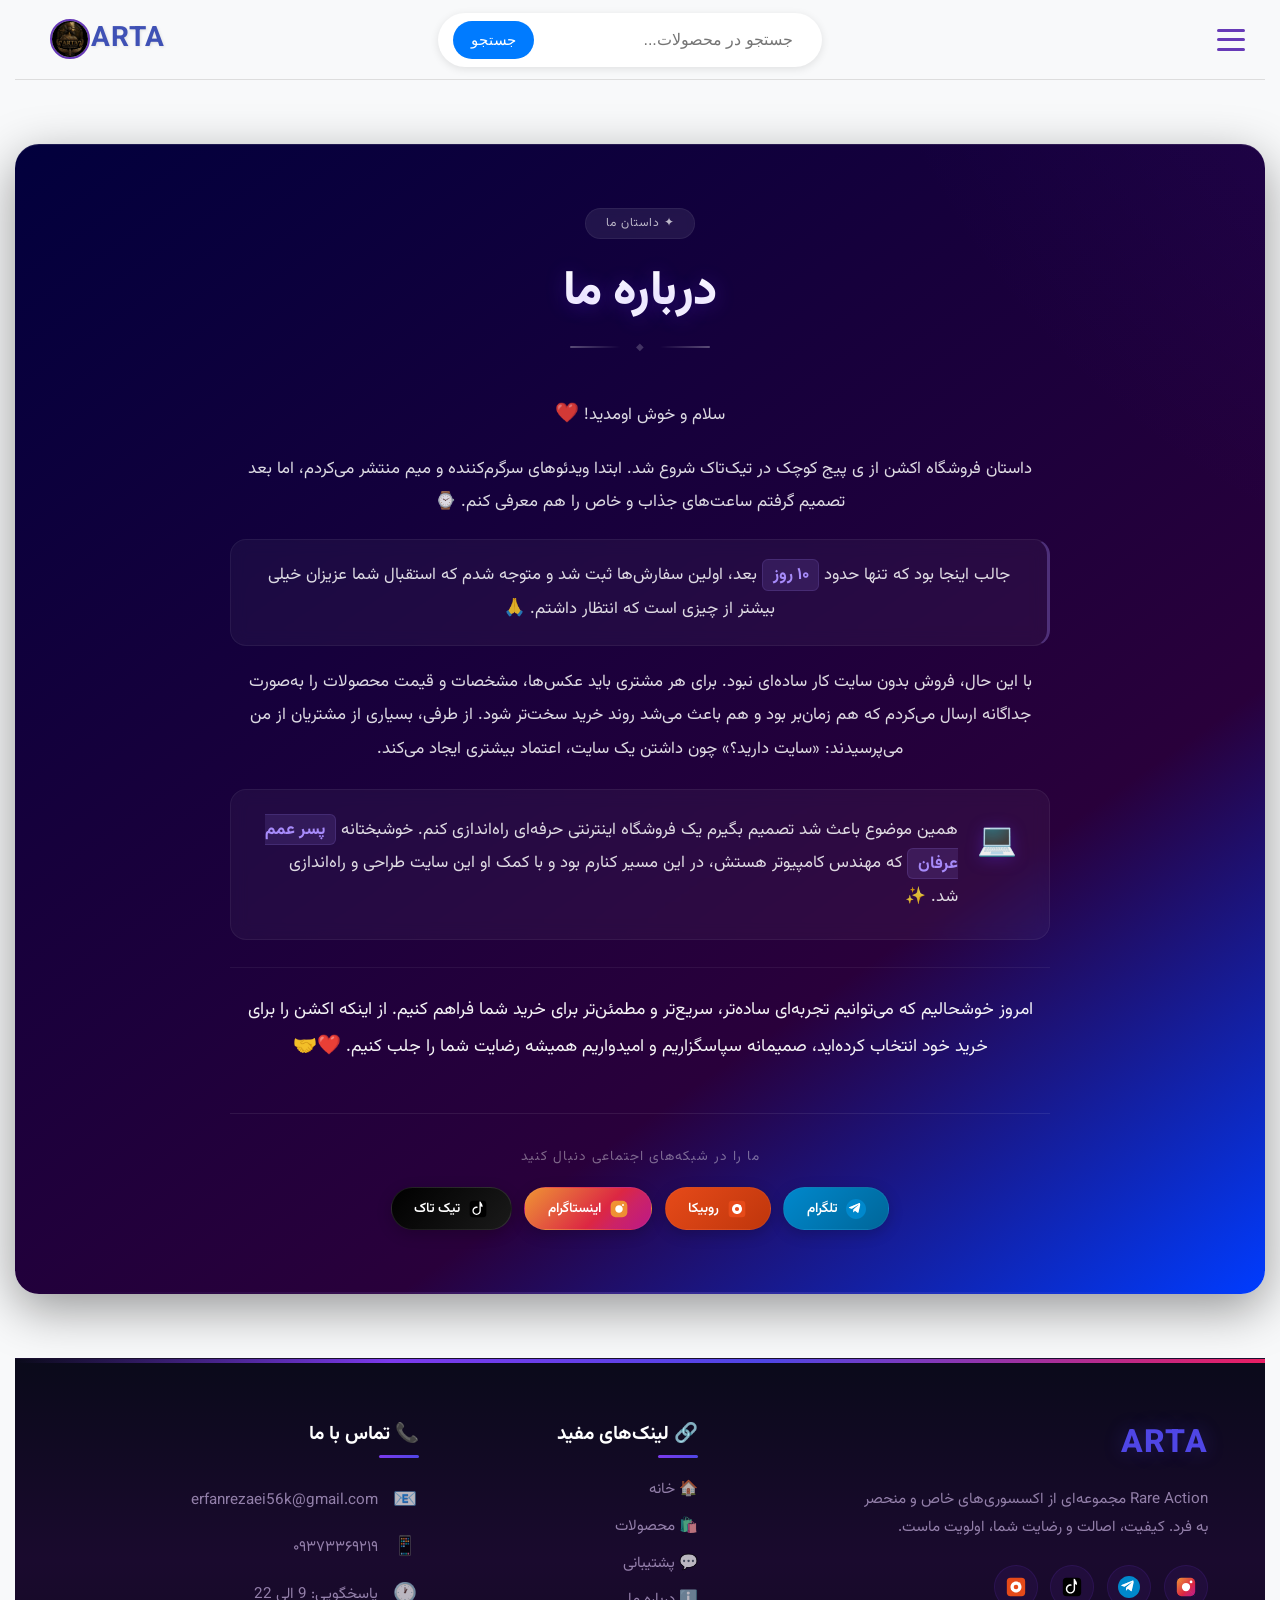
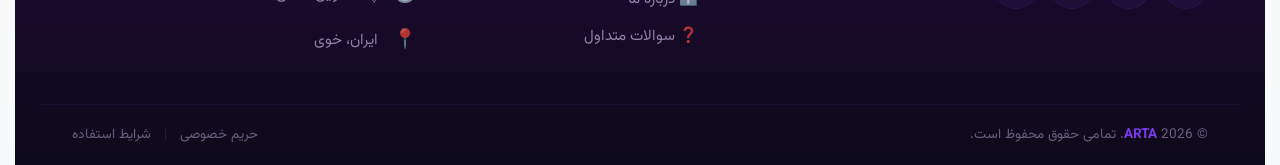
<file: aboutus.html>
<!DOCTYPE html>
<html lang="fa" dir="rtl">
<head>
    <meta charset="UTF-8">
    <meta name="viewport" content="width=device-width, initial-scale=1.0">
    <title>ARTA - درباره ما</title>
    <link rel="stylesheet" href="style.css">

    <!-- فونت وزیر -->
    <link rel="preconnect" href="https://fonts.googleapis.com">
    <link rel="preconnect" href="https://fonts.gstatic.com" crossorigin>
    <link href="https://fonts.googleapis.com/css2?family=Vazirmatn:wght@100..900&display=swap" rel="stylesheet">

    <style>
        /* --- استایل‌های اختصاصی بخش درباره ما --- */
        /* --- About Us Section --- */
.about-us-section {
    padding: 4rem 1.5rem;
    margin: 4rem 0;
    border-radius: 24px;
    background: linear-gradient(145deg, rgb(2, 0, 61) 0%, rgb(41, 0, 59) 70%, rgb(0, 60, 255) 100%);
    color: var(--text-light);
    box-shadow: 0 15px 50px rgba(0, 0, 0, 0.4), inset 0 1px 0 rgba(255, 255, 255, 0.1);
    position: relative;
    overflow: hidden;
    direction: rtl;
}

/* افکت نوردهی پس‌زمینه */
.about-us-section::before {
    content: '';
    position: absolute;
    top: -50%;
    right: -50%;
    width: 100%;
    height: 100%;
    background: radial-gradient(circle at 80% 20%, rgba(100, 50, 255, 0.12) 0%, transparent 60%);
    pointer-events: none;
}

.about-us-section::after {
    content: '';
    position: absolute;
    bottom: 0;
    left: 0;
    right: 0;
    height: 2px;
    background: linear-gradient(90deg, transparent, rgba(167, 139, 250, 0.2), transparent);
    pointer-events: none;
}

/* کانتینر اصلی */
.about-container {
    max-width: 820px;
    margin: 0 auto;
    position: relative;
    z-index: 1;
}

/* هدر بخش */
.about-header {
    text-align: center;
    margin-bottom: 2.5rem;
}

.about-badge {
    display: inline-block;
    background: rgba(255, 255, 255, 0.08);
    backdrop-filter: blur(4px);
    padding: 0.3rem 1.2rem;
    border-radius: 50px;
    font-size: 0.75rem;
    letter-spacing: 1px;
    color: rgba(255, 255, 255, 0.7);
    border: 1px solid rgba(255, 255, 255, 0.06);
    margin-bottom: 1rem;
}

.about-header h2 {
    font-size: 3rem;
    font-weight: 800;
    margin: 0 0 0.5rem 0;
    color: #ffffff;
    text-shadow: 0 2px 20px rgba(100, 50, 255, 0.3);
    letter-spacing: -0.5px;
    background: linear-gradient(135deg, #ffffff 60%, rgba(180, 150, 255, 0.9));
    -webkit-background-clip: text;
    -webkit-text-fill-color: transparent;
    background-clip: text;
}

/* جداکننده تزئینی */
.about-divider {
    display: flex;
    align-items: center;
    justify-content: center;
    gap: 1rem;
    margin-top: 0.5rem;
}

.about-divider span:first-child,
.about-divider span:last-child {
    width: 50px;
    height: 2px;
    background: linear-gradient(90deg, transparent, rgba(255, 255, 255, 0.3));
    border-radius: 2px;
}

.about-divider span:last-child {
    background: linear-gradient(90deg, rgba(255, 255, 255, 0.3), transparent);
}

.about-divider span:not(:first-child):not(:last-child) {
    color: rgba(255, 255, 255, 0.2);
    font-size: 0.6rem;
}

/* محتوای متن */
.about-content-wrapper {
    display: flex;
    flex-direction: column;
    gap: 2.5rem;
}

.about-text-box {
    display: flex;
    flex-direction: column;
    gap: 1.2rem;
}

.about-text {
    font-size: 1.05rem;
    line-height: 2;
    text-align: center;
    margin: 0;
    color: rgba(255, 255, 255, 0.85);
}

.about-text strong {
    color: #a78bfa;
    font-weight: 700;
    background: rgba(167, 139, 250, 0.12);
    padding: 0.1rem 0.6rem;
    border-radius: 6px;
    border: 1px solid rgba(167, 139, 250, 0.15);
}

.about-text.tertiary {
    font-size: 1.1rem;
    color: rgba(255, 255, 255, 0.95);
    padding: 0.5rem;
    border-top: 1px solid rgba(255, 255, 255, 0.06);
    padding-top: 1.5rem;
}

/* باکس هایلایت */
.highlight-box {
    background: rgba(255, 255, 255, 0.04);
    backdrop-filter: blur(8px);
    border: 1px solid rgba(255, 255, 255, 0.06);
    border-radius: 16px;
    padding: 1.2rem 1.8rem;
    border-right: 3px solid rgba(167, 139, 250, 0.3);
}

/* باکس اطلاعات */
.about-info-box {
    background: rgba(255, 255, 255, 0.04);
    backdrop-filter: blur(8px);
    border: 1px solid rgba(255, 255, 255, 0.06);
    border-radius: 16px;
    padding: 1.5rem 2rem;
    display: flex;
    align-items: flex-start;
    gap: 1.2rem;
    transition: all 0.3s ease;
}

.about-info-box:hover {
    background: rgba(255, 255, 255, 0.07);
    border-color: rgba(167, 139, 250, 0.2);
}

.about-info-box .about-text {
    text-align: right;
    margin: 0;
}

.info-icon {
    font-size: 2rem;
    flex-shrink: 0;
    margin-top: 0.2rem;
}

/* ایموجی‌ها */
.heart-icon {
    display: inline-block;
    animation: pulse-heart 2s ease-in-out infinite;
}

.emoji-icon {
    display: inline-block;
}

/* بخش شبکه‌های اجتماعی */
.social-section {
    border-top: 1px solid rgba(255, 255, 255, 0.08);
    padding-top: 2rem;
}

.social-label {
    display: block;
    text-align: center;
    font-size: 0.85rem;
    color: rgba(255, 255, 255, 0.4);
    margin-bottom: 1.2rem;
    letter-spacing: 1px;
}

.social-links {
    display: flex;
    justify-content: center;
    align-items: center;
    flex-wrap: wrap;
    gap: 0.8rem;
}

.social-btn {
    display: inline-flex;
    align-items: center;
    gap: 0.5rem;
    padding: 0.6rem 1.4rem;
    border-radius: 60px;
    text-decoration: none;
    font-size: 0.85rem;
    font-weight: 600;
    color: white;
    transition: all 0.3s cubic-bezier(0.4, 0, 0.2, 1);
    box-shadow: 0 4px 15px rgba(0, 0, 0, 0.2);
    border: 1px solid rgba(255, 255, 255, 0.05);
}

.social-btn:hover {
    transform: translateY(-3px) scale(1.02);
}

/* آیکون دکمه‌ها */
.social-icon {
    width: 20px;
    height: 20px;
    flex-shrink: 0;
    display: block;
}

/* تلگرام */
.telegram-btn {
    background: linear-gradient(135deg, #0088cc, #006699);
}

.telegram-btn:hover {
    box-shadow: 0 6px 25px rgba(0, 136, 204, 0.4);
}

/* روبیکا */
.rubika-btn {
    background: linear-gradient(135deg, #E64A19, #BF360C);
}

.rubika-btn:hover {
    box-shadow: 0 6px 25px rgba(230, 74, 25, 0.4);
}

/* اینستاگرام */
.instagram-btn {
    background: linear-gradient(135deg, #f09433 0%, #e6683c 25%, #dc2743 60%, #cc2366 75%, #bc1888 100%);
}

.instagram-btn:hover {
    box-shadow: 0 6px 25px rgba(188, 24, 136, 0.4);
}

/* تیک تاک */
.tiktok-btn {
    background: linear-gradient(135deg, #000000, #1a1a1a);
    border: 1px solid rgba(255, 255, 255, 0.1);
}

.tiktok-btn:hover {
    box-shadow: 0 6px 25px rgba(0, 0, 0, 0.5);
    border-color: rgba(255, 255, 255, 0.2);
}

/* انیمیشن قلب */
@keyframes pulse-heart {
    0%, 100% { transform: scale(1); }
    50% { transform: scale(1.15); }
}

/* ریسپانسیو */
@media (max-width: 768px) {
    .about-us-section {
        padding: 2.5rem 1rem;
        border-radius: 16px;
    }

    .about-header h2 {
        font-size: 2.2rem;
    }

    .about-text {
        font-size: 0.95rem;
        line-height: 1.8;
    }

    .about-text.tertiary {
        font-size: 1rem;
    }

    .about-info-box {
        padding: 1.2rem 1.2rem;
        flex-direction: column;
        align-items: center;
        gap: 0.8rem;
    }

    .about-info-box .about-text {
        text-align: center;
    }

    .highlight-box {
        padding: 1rem 1.2rem;
    }

    .social-links {
        gap: 0.6rem;
    }

    .social-btn {
        padding: 0.5rem 1.2rem;
        font-size: 0.8rem;
    }

    .social-icon {
        width: 18px;
        height: 18px;
    }

    .about-divider span:first-child,
    .about-divider span:last-child {
        width: 30px;
    }

    .social-label {
        font-size: 0.75rem;
    }
}

@media (max-width: 480px) {
    .about-header h2 {
        font-size: 1.8rem;
    }

    .about-badge {
        font-size: 0.65rem;
        padding: 0.2rem 1rem;
    }

    .about-text {
        font-size: 0.85rem;
        line-height: 1.7;
    }

    .about-text.tertiary {
        font-size: 0.9rem;
    }

    .social-btn {
        padding: 0.4rem 0.8rem;
        font-size: 0.7rem;
        gap: 0.3rem;
    }

    .social-icon {
        width: 16px;
        height: 16px;
    }

    .social-links {
        gap: 0.4rem;
    }

    .about-info-box {
        padding: 1rem 0.8rem;
    }

    .highlight-box {
        padding: 0.8rem 1rem;
    }
}

    </style>
</head>

<body>
    <div class="site-container">

        <!-- ===== Header (بدون تغییر) ===== -->
        <header class="main-header">
            <div class="header-left">
                <div class="hamburger-menu">
                    <div class="bar"></div><div class="bar"></div><div class="bar"></div>
                </div>

                <nav class="sidebar-menu">
                    <ul>
                        <li><a href="index.html">خانه</a></li>

                        <li class="has-submenu menu-item-has-arrow">
                            <a href="#products-section">
                                محصولات
                                <span class="submenu-arrow">▼</span>
                            </a>
                            <ul class="submenu">
                                <li><a href="productswatch.html">ساعت</a></li>
                                <li><a href="productsbracelet.html">دستبند</a></li>
                                <li><a href="productsnecklace.html">گردنبند</a></li>
                            </ul>
                        </li>

                        <li><a href="support.html">پشتیبانی</a></li>
                        <li><a href="aboutus.html">درباره ما</a></li>
                        <li><a href="terms.html">سوالات متداول </a></li>
                    </ul>
                </nav>
            </div>

            <div class="header-center">
    <div class="universal-search-container">
        <input type="text" id="universalSearchInput" class="universal-search-input" placeholder="جستجو در محصولات...">
        <div id="universalSearchSuggestions" class="universal-search-suggestions"></div>
        <button id="universalSearchButton" class="universal-search-button">جستجو</button>
    </div>
</div>
                        <div class="header-right">
                <!-- لوگوی سایت -->
                <div class="logo-container">
                    <span class="logo-part2">ARTA</span>
                </div>
                <!-- عکس پروفایل (پیج) -->
                <div class="profile-picture-container">
                    <img src="images/ARTA.jpg" alt= "عکس پروفایل" class="profile-picture">
                </div>
            </div>
        </header>

        <!-- بخش درباره ما -->
            <section class="about-us-section">
    <div class="about-container">
        <!-- هدر بخش -->
        <div class="about-header">
            <span class="about-badge">✦ داستان ما</span>
            <h2>درباره ما</h2>
            <div class="about-divider">
                <span></span>
                <span>◆</span>
                <span></span>
            </div>
        </div>

        <!-- محتوای اصلی -->
        <div class="about-content-wrapper">
            <div class="about-text-box">
                <p class="about-text">
                    سلام و خوش اومدید! <span class="heart-icon">❤️</span>
                </p>
                <p class="about-text">
                    داستان فروشگاه اکشن از ی پیج کوچک در تیک‌تاک شروع شد. ابتدا ویدئوهای سرگرم‌کننده و میم منتشر می‌کردم، اما بعد تصمیم گرفتم ساعت‌های جذاب و خاص را هم معرفی کنم. <span class="emoji-icon">⌚</span>
                </p>
                <p class="about-text highlight-box">
                    جالب اینجا بود که تنها حدود <strong>۱۰ روز</strong> بعد، اولین سفارش‌ها ثبت شد و متوجه شدم که استقبال شما عزیزان خیلی بیشتر از چیزی است که انتظار داشتم. <span class="emoji-icon">🙏</span>
                </p>
                <p class="about-text">
                    با این حال، فروش بدون سایت کار ساده‌ای نبود. برای هر مشتری باید عکس‌ها، مشخصات و قیمت محصولات را به‌صورت جداگانه ارسال می‌کردم که هم زمان‌بر بود و هم باعث می‌شد روند خرید سخت‌تر شود. از طرفی، بسیاری از مشتریان از من می‌پرسیدند: «سایت دارید؟» چون داشتن یک سایت، اعتماد بیشتری ایجاد می‌کند.
                </p>
                <div class="about-info-box">
                    <span class="info-icon">💻</span>
                    <p class="about-text">
                        همین موضوع باعث شد تصمیم بگیرم یک فروشگاه اینترنتی حرفه‌ای راه‌اندازی کنم. خوشبختانه <strong>پسر عمم عرفان</strong> که مهندس کامپیوتر هستش، در این مسیر کنارم بود و با کمک او این سایت طراحی و راه‌اندازی شد. <span class="emoji-icon">✨</span>
                    </p>
                </div>
                <p class="about-text tertiary">
                    امروز خوشحالیم که می‌توانیم تجربه‌ای ساده‌تر، سریع‌تر و مطمئن‌تر برای خرید شما فراهم کنیم. از اینکه اکشن را برای خرید خود انتخاب کرده‌اید، صمیمانه سپاسگزاریم و امیدواریم همیشه رضایت شما را جلب کنیم. <span class="heart-icon">❤️🤝</span>
                </p>
            </div>

            <!-- شبکه‌های اجتماعی -->
            <div class="social-section">
                <span class="social-label">ما را در شبکه‌های اجتماعی دنبال کنید</span>
                <div class="social-links">
                    <!-- تلگرام -->
                    <a href="https://t.me/rareaction_20261" target="_blank" rel="noopener noreferrer" class="social-btn telegram-btn">
                        <svg class="social-icon" viewBox="0 0 24 24" fill="none" xmlns="http://www.w3.org/2000/svg">
                            <path d="M12 0C5.373 0 0 5.373 0 12C0 18.627 5.373 24 12 24C18.627 24 24 18.627 24 12C24 5.373 18.627 0 12 0Z" fill="#0088CC"/>
                            <path d="M17.0806 7.05116L15.0006 16.0292C14.8726 16.5722 14.5046 16.7422 14.0486 16.4752L10.7826 14.0412L9.21464 15.5542C9.07464 15.6942 8.95564 15.8122 8.68364 15.8122L8.86564 12.4842L14.9156 7.05616C15.1236 6.87316 14.8726 6.77116 14.5966 6.95316L7.05264 11.7662L3.82864 10.7152C3.29864 10.5492 3.28664 10.1882 3.94064 9.92116L16.1496 4.85616C16.5986 4.69016 16.9846 4.96016 16.8376 5.72216L17.0806 7.05116Z" fill="white"/>
                            <path d="M15.0006 16.0292C14.8726 16.5722 14.5046 16.7422 14.0486 16.4752L10.7826 14.0412L9.21464 15.5542C9.07464 15.6942 8.95564 15.8122 8.68364 15.8122L8.86564 12.4842L14.9156 7.05616C15.1236 6.87316 14.8726 6.77116 14.5966 6.95316L7.05264 11.7662L3.82864 10.7152C3.29864 10.5492 3.28664 10.1882 3.94064 9.92116L16.1496 4.85616C16.5986 4.69016 16.9846 4.96016 16.8376 5.72216L15.0006 16.0292Z" fill="white" opacity="0.5"/>
                        </svg>
                        تلگرام
                    </a>

                    <!-- روبیکا -->
                    <a href="https://rubika.ir/@RareAction_Admin" target="_blank" rel="noopener noreferrer" class="social-btn rubika-btn">
                        <svg class="social-icon" viewBox="0 0 24 24" fill="none" xmlns="http://www.w3.org/2000/svg">
                            <rect x="2" y="2" width="20" height="20" rx="4" fill="#E64A19"/>
                            <path d="M12 6C8.686 6 6 8.686 6 12C6 15.314 8.686 18 12 18C15.314 18 18 15.314 18 12C18 8.686 15.314 6 12 6Z" fill="white"/>
                            <circle cx="12" cy="12" r="2.5" fill="#E64A19"/>
                            <circle cx="16" cy="8" r="0.8" fill="white"/>
                        </svg>
                        روبیکا
                    </a>

                    <!-- اینستاگرام -->
                    <a href="https://www.instagram.com/rareaction_2226?igsh=MzhqMXd0bm92NjZw" target="_blank" rel="noopener noreferrer" class="social-btn instagram-btn">
                        <svg class="social-icon" viewBox="0 0 24 24" fill="none" xmlns="http://www.w3.org/2000/svg">
                            <rect x="2" y="2" width="20" height="20" rx="6" fill="url(#instaGrad)"/>
                            <path d="M12 7.5C9.51472 7.5 7.5 9.51472 7.5 12C7.5 14.4853 9.51472 16.5 12 16.5C14.4853 16.5 16.5 14.4853 16.5 12C16.5 9.51472 14.4853 7.5 12 7.5Z" fill="white"/>
                            <circle cx="16.8" cy="7.2" r="1.2" fill="white"/>
                            <defs>
                                <linearGradient id="instaGrad" x1="0" y1="0" x2="24" y2="24">
                                    <stop offset="0%" stop-color="#f09433"/>
                                    <stop offset="25%" stop-color="#e6683c"/>
                                    <stop offset="60%" stop-color="#dc2743"/>
                                    <stop offset="75%" stop-color="#cc2366"/>
                                    <stop offset="100%" stop-color="#bc1888"/>
                                </linearGradient>
                            </defs>
                        </svg>
                        اینستاگرام
                    </a>

                    <!-- تیک تاک -->
                    <a href="https://tiktok.com/@rare_action" target="_blank" rel="noopener noreferrer" class="social-btn tiktok-btn">
                        <svg class="social-icon" viewBox="0 0 24 24" fill="none" xmlns="http://www.w3.org/2000/svg">
                            <rect x="2" y="2" width="20" height="20" rx="4" fill="#000000"/>
                            <path d="M16.6 5.82C15.92 5.16 15.48 4.3 15.36 3.36L13.8 3.12V9.6V14.16C13.8 16.08 12.24 17.64 10.32 17.64C8.4 17.64 6.84 16.08 6.84 14.16C6.84 12.24 8.4 10.68 10.32 10.68C10.68 10.68 11.04 10.74 11.4 10.86V9.24C11.04 9.18 10.68 9.12 10.32 9.12C7.56 9.12 5.28 11.4 5.28 14.16C5.28 16.92 7.56 19.2 10.32 19.2C13.08 19.2 15.36 16.92 15.36 14.16V8.82C15.96 9.24 16.68 9.54 17.4 9.72V8.1C17.4 7.92 17.4 7.74 17.4 7.56C17.16 6.9 16.92 6.3 16.6 5.82Z" fill="white"/>
                        </svg>
                        تیک تاک
                    </a>
                </div>
            </div>
        </div>
    </div>
</section>
            <!-- پایان بخش درباره ما -->

        <!-- ===== Footer (بدون تغییر) ===== -->
        <footer class="main-footer">
    <div class="footer-top-bar"></div>
    
    <div class="footer-content">
        <!-- بخش درباره ما -->
        <div class="footer-section about">
            <div class="footer-logo">
                <span class="logo-part2">ARTA</span>
            </div>
            <p class="footer-description">
                Rare Action مجموعه‌ای از اکسسوری‌های خاص و منحصر به فرد. 
                کیفیت، اصالت و رضایت شما، اولویت ماست.
            </p>
            <div class="footer-social">
                <!-- اینستاگرام -->
                <a href="https://www.instagram.com/rareaction_2226?igsh=MzhqMXd0bm92NjZw" target="_blank" class="social-link" aria-label="اینستاگرام" title="اینستاگرام">
                    <svg viewBox="0 0 24 24" width="22" height="22">
                        <defs>
                            <linearGradient id="instaGradFooter" x1="0%" y1="0%" x2="100%" y2="100%">
                                <stop offset="0%" stop-color="#f09433"/>
                                <stop offset="25%" stop-color="#e6683c"/>
                                <stop offset="60%" stop-color="#dc2743"/>
                                <stop offset="75%" stop-color="#cc2366"/>
                                <stop offset="100%" stop-color="#bc1888"/>
                            </linearGradient>
                        </defs>
                        <rect x="2" y="2" width="20" height="20" rx="5" fill="url(#instaGradFooter)"/>
                        <circle cx="12" cy="12" r="4.5" fill="white"/>
                        <circle cx="17.5" cy="6.5" r="1.5" fill="white"/>
                        <path d="M2 2L22 22" stroke="white" stroke-width="0.5" opacity="0.1"/>
                    </svg>
                </a>
                
                <!-- تلگرام -->
                <a href="https://t.me/ARTA_rare" target="_blank" class="social-link" aria-label="تلگرام" title="تلگرام">
                    <svg viewBox="0 0 24 24" width="22" height="22">
                        <path d="M12 0C5.373 0 0 5.373 0 12C0 18.627 5.373 24 12 24C18.627 24 24 18.627 24 12C24 5.373 18.627 0 12 0Z" fill="#0088CC"/>
                        <path d="M17.0806 7.05116L15.0006 16.0292C14.8726 16.5722 14.5046 16.7422 14.0486 16.4752L10.7826 14.0412L9.21464 15.5542C9.07464 15.6942 8.95564 15.8122 8.68364 15.8122L8.86564 12.4842L14.9156 7.05616C15.1236 6.87316 14.8726 6.77116 14.5966 6.95316L7.05264 11.7662L3.82864 10.7152C3.29864 10.5492 3.28664 10.1882 3.94064 9.92116L16.1496 4.85616C16.5986 4.69016 16.9846 4.96016 16.8376 5.72216L17.0806 7.05116Z" fill="white"/>
                        <path d="M15.0006 16.0292C14.8726 16.5722 14.5046 16.7422 14.0486 16.4752L10.7826 14.0412L9.21464 15.5542C9.07464 15.6942 8.95564 15.8122 8.68364 15.8122L8.86564 12.4842L14.9156 7.05616C15.1236 6.87316 14.8726 6.77116 14.5966 6.95316L7.05264 11.7662L3.82864 10.7152C3.29864 10.5492 3.28664 10.1882 3.94064 9.92116L16.1496 4.85616C16.5986 4.69016 16.9846 4.96016 16.8376 5.72216L15.0006 16.0292Z" fill="white" opacity="0.4"/>
                    </svg>
                </a>
                
                <!-- تیک‌تاک -->
                <a href="https://www.tiktok.com/@rare_action" target="_blank" class="social-link" aria-label="تیک‌تاک" title="تیک‌تاک">
                    <svg viewBox="0 0 24 24" width="22" height="22">
                        <rect x="2" y="2" width="20" height="20" rx="4" fill="#000000"/>
                        <path d="M16.6 5.82C15.92 5.16 15.48 4.3 15.36 3.36L13.8 3.12V9.6V14.16C13.8 16.08 12.24 17.64 10.32 17.64C8.4 17.64 6.84 16.08 6.84 14.16C6.84 12.24 8.4 10.68 10.32 10.68C10.68 10.68 11.04 10.74 11.4 10.86V9.24C11.04 9.18 10.68 9.12 10.32 9.12C7.56 9.12 5.28 11.4 5.28 14.16C5.28 16.92 7.56 19.2 10.32 19.2C13.08 19.2 15.36 16.92 15.36 14.16V8.82C15.96 9.24 16.68 9.54 17.4 9.72V8.1C17.4 7.92 17.4 7.74 17.4 7.56C17.16 6.9 16.92 6.3 16.6 5.82Z" fill="white"/>
                    </svg>
                </a>
                
                <!-- روبیکا -->
                <a href="https://rubika.ir/@RareAction_Admin" target="_blank" class="social-link" aria-label="روبیکا" title="روبیکا">
                    <svg viewBox="0 0 24 24" width="22" height="22">
                        <rect x="2" y="2" width="20" height="20" rx="4" fill="#E64A19"/>
                        <path d="M12 6C8.686 6 6 8.686 6 12C6 15.314 8.686 18 12 18C15.314 18 18 15.314 18 12C18 8.686 15.314 6 12 6Z" fill="white"/>
                        <circle cx="12" cy="12" r="2.5" fill="#E64A19"/>
                        <circle cx="16" cy="8" r="0.8" fill="white"/>
                    </svg>
                </a>
            </div>
        </div>

        <!-- بخش لینک‌های مفید -->
        <div class="footer-section links">
            <h3>🔗 لینک‌های مفید</h3>
            <ul>
                <li><a href="index.html">🏠 خانه</a></li>
                <li><a href="index.html#explore-by-interest">🛍️ محصولات</a></li>
                <li><a href="support.html">💬 پشتیبانی</a></li>
                <li><a href="aboutus.html">ℹ️ درباره ما</a></li>
                <li><a href="terms.html#faq-section">❓ سوالات متداول</a></li>
            </ul>
        </div>

        <!-- بخش تماس با ما -->
        <div class="footer-section contact">
            <h3>📞 تماس با ما</h3>
            <div class="contact-item">
                <span class="contact-icon">📧</span>
                <span>erfanrezaei56k@gmail.com</span>
            </div>
            <div class="contact-item">
                <span class="contact-icon">📱</span>
                <span>۰۹۳۷۳۳۶۹۲۱۹</span>
            </div>
            <div class="contact-item">
                <span class="contact-icon">🕐</span>
                <span>پاسخگویی: 9 الی 22</span>
            </div>
            <div class="contact-item">
                <span class="contact-icon">📍</span>
                <span>ایران، خوی</span>
            </div>
        </div>
    </div>

    <!-- بخش پایین فوتر -->
    <div class="footer-bottom">
        <span>© 2026 <strong>ARTA</strong>. تمامی حقوق محفوظ است.</span>
        <span class="footer-bottom-links">
            <a href="#">حریم خصوصی</a>
            <span class="divider">|</span>
            <a href="#">شرایط استفاده</a>
        </span>
    </div>
</footer>
    </div>

    <script src="script.js"></script>
</body>
</html>
</file>
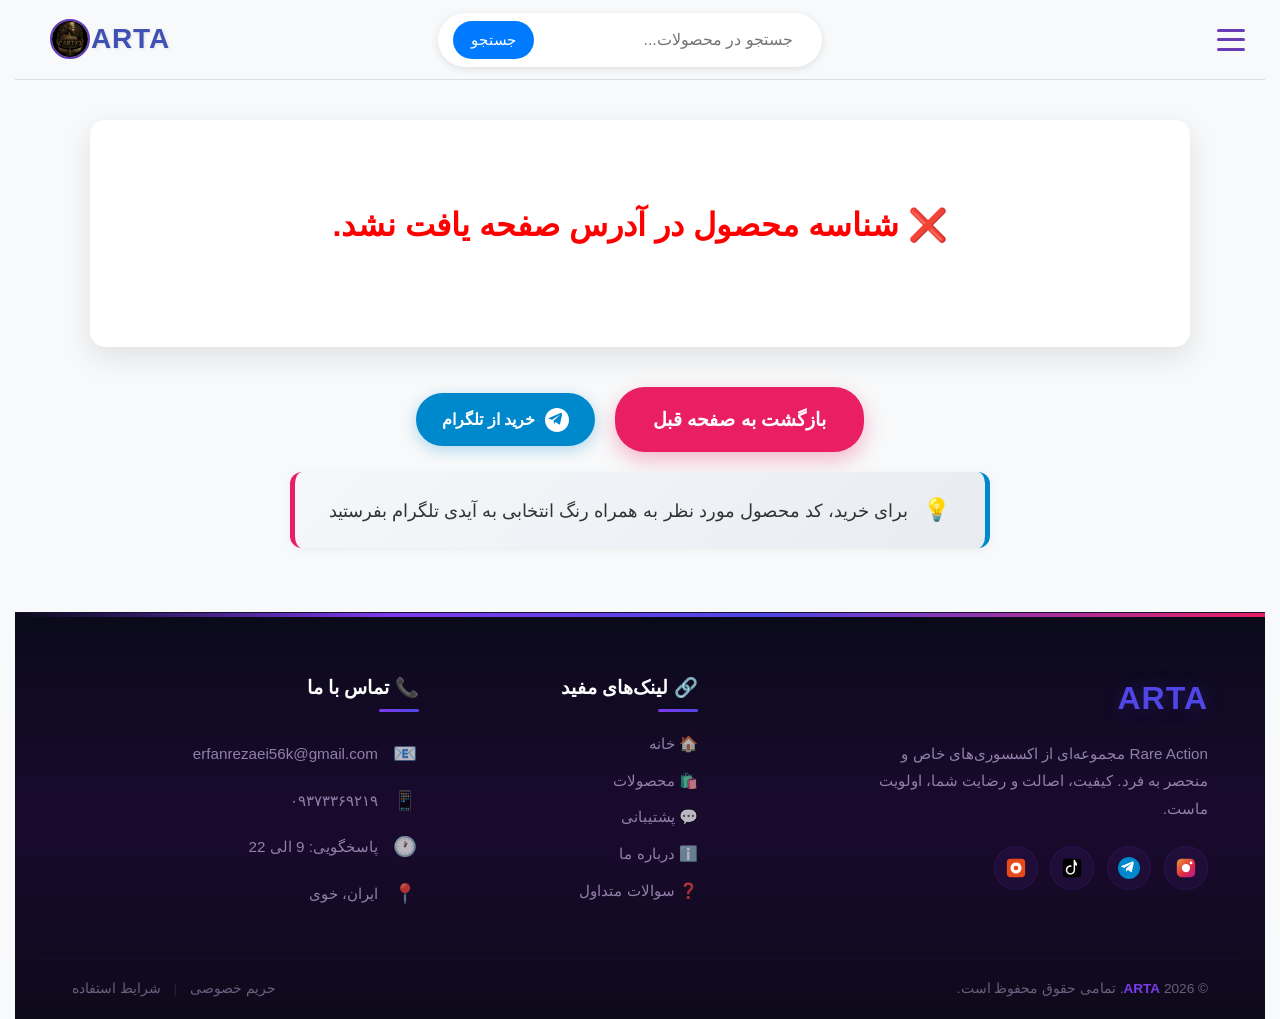
<file: bracelets.html>
<!DOCTYPE html>
<html lang="fa" dir="rtl">
<head>
    <meta charset="UTF-8">
    <meta name="viewport" content="width=device-width, initial-scale=1.0">
    <title>جزئیات محصول</title>
    <link rel="stylesheet" href="style.css"> <!-- لینک به فایل CSS اصلی شما -->
    <link rel="stylesheet" href="products.css">
    <link rel="stylesheet" href="https://cdnjs.cloudflare.com/ajax/libs/font-awesome/6.0.0/css/all.min.css"> <!-- آیکون‌ها -->
</head>
<body>

    <div class="site-container">
        <!-- بخش Header -->
        <header class="main-header">
            <div class="header-left">
                <!-- آیکون منوی همبرگری -->
                <div class="hamburger-menu">
                    <div class="bar"></div>
                    <div class="bar"></div>
                    <div class="bar"></div>
                </div>
                <!-- منوی کناری (در ابتدا مخفی است) -->
                <!-- در فایل index.html، بخش sidebar-menu -->
                 <nav class="sidebar-menu">
                    <ul>
                        <li><a href="index.html">خانه</a></li>
                        <!-- کلاس menu-item-has-arrow اضافه شد و فونت سایز حذف شد -->
                         <li class="has-submenu menu-item-has-arrow">
                            <a href="#products-section">محصولات
                                <!-- فلش دستی اضافه شد -->
                                 <span class="submenu-arrow">▼</span>
                                </a>
                                <ul class="submenu">
                                    <li><a href="productswatch.html">ساعت</a></li>
                                    <li><a href="productsbracelet.html">دستبند</a></li>
                                    <li><a href="productsnecklace.html">گردنبند</a></li>
                                </ul>
                            </li>
                            <li><a href="support.html">پشتیبانی</a></li>
                            <li><a href="aboutus.html">درباره ما</a></li>
                            <li><a href="terms.html">سوالات متداول </a></li>
                        </ul>
                    </nav>
            </div>
            <div class="header-center">
    <div class="universal-search-container">
        <input type="text" id="universalSearchInput" class="universal-search-input" placeholder="جستجو در محصولات...">
        <div id="universalSearchSuggestions" class="universal-search-suggestions"></div>
        <button id="universalSearchButton" class="universal-search-button">جستجو</button>
    </div>
</div>
                        <div class="header-right">
                <!-- لوگوی سایت -->
                <div class="logo-container">
                    <span class="logo-part2">ARTA</span>
                </div>
                <!-- عکس پروفایل (پیج) -->
                <div class="profile-picture-container">
                    <img src="images/ARTA.jpg" alt= "عکس پروفایل" class="profile-picture">
                </div>
            </div>
        </header>

    <div class="product-detail-container">

        <section class="product-gallery-section">
        <div class="main-image-container">
            <button id="prev-btn" class="nav-btn next">‹</button> <!-- دکمه قبلی -->
            <img id="main-product-image" src="" alt="تصویر اصلی محصول" class="main-image">
            <button id="next-btn" class="nav-btn prev">›</button> <!-- دکمه بعدی -->
        </div>
        <div class="thumbnail-slider-wrapper"> <!-- Wrapper برای کنترل اسکرول -->
            <div class="thumbnail-slider">
                <!-- تصاویر کوچک اینجا توسط جاوا اسکریپت قرار می‌گیرند -->
            </div>
        </div>
    </section>

        <!-- بخش اطلاعات محصول -->
        <section class="product-info-section">
            <div class="product-header">
                <div>
                    <div class="product-title-code-container">
                        <h1 id="product-name" class="product-name"></h1>
                        <span id="product-code" class="product-code"></span>
                    </div>
                    <p id="product-price" class="product-price"></p>
                </div>
            </div>

            <p id="product-description" class="product-description-full"></p>
            <p id="product-description_2" class="product-description-full_2"></p>

            <div class="specs-section">
                <h3>مشخصات فنی</h3>
                <ul id="specs-list" class="specs-list">
                    <!-- مشخصات اینجا توسط جاوا اسکریپت قرار می‌گیرند -->
                </ul>
            </div>
        </section>

    </div>

    <!-- دکمه‌های پایین صفحه -->
<div class="buttons-container">
    <button id="return-button" class="return-button">بازگشت به صفحه قبل</button>
<!-- دکمه کامل تلگرام با لوگو و متن -->
<a href="https://t.me/ARTA_rare" target="_blank" class="telegram-button-full">
    <svg viewBox="0 0 24 24" width="24" height="24">
        <path d="M12 0C5.373 0 0 5.373 0 12C0 18.627 5.373 24 12 24C18.627 24 24 18.627 24 12C24 5.373 18.627 0 12 0Z" fill="white"/>
        <path d="M17.0806 7.05116L15.0006 16.0292C14.8726 16.5722 14.5046 16.7422 14.0486 16.4752L10.7826 14.0412L9.21464 15.5542C9.07464 15.6942 8.95564 15.8122 8.68364 15.8122L8.86564 12.4842L14.9156 7.05616C15.1236 6.87316 14.8726 6.77116 14.5966 6.95316L7.05264 11.7662L3.82864 10.7152C3.29864 10.5492 3.28664 10.1882 3.94064 9.92116L16.1496 4.85616C16.5986 4.69016 16.9846 4.96016 16.8376 5.72216L17.0806 7.05116Z" fill="#0088CC"/>
    </svg>
    <span>خرید از تلگرام</span>
</a>
</div>

<!-- ✅ متن راهنما زیر دکمه‌ها -->
<p class="guide-text">
    برای خرید، کد محصول مورد نظر به همراه رنگ انتخابی به آیدی تلگرام بفرستید
</p>

    <!-- بخش فوتر -->
        <footer class="main-footer">
    <div class="footer-top-bar"></div>
    
    <div class="footer-content">
        <!-- بخش درباره ما -->
        <div class="footer-section about">
            <div class="footer-logo">
                <span class="logo-part2">ARTA</span>
            </div>
            <p class="footer-description">
                Rare Action مجموعه‌ای از اکسسوری‌های خاص و منحصر به فرد. 
                کیفیت، اصالت و رضایت شما، اولویت ماست.
            </p>
            <div class="footer-social">
                <!-- اینستاگرام -->
                <a href="https://www.instagram.com/rareaction_2226?igsh=MzhqMXd0bm92NjZw" target="_blank" class="social-link" aria-label="اینستاگرام" title="اینستاگرام">
                    <svg viewBox="0 0 24 24" width="22" height="22">
                        <defs>
                            <linearGradient id="instaGradFooter" x1="0%" y1="0%" x2="100%" y2="100%">
                                <stop offset="0%" stop-color="#f09433"/>
                                <stop offset="25%" stop-color="#e6683c"/>
                                <stop offset="60%" stop-color="#dc2743"/>
                                <stop offset="75%" stop-color="#cc2366"/>
                                <stop offset="100%" stop-color="#bc1888"/>
                            </linearGradient>
                        </defs>
                        <rect x="2" y="2" width="20" height="20" rx="5" fill="url(#instaGradFooter)"/>
                        <circle cx="12" cy="12" r="4.5" fill="white"/>
                        <circle cx="17.5" cy="6.5" r="1.5" fill="white"/>
                        <path d="M2 2L22 22" stroke="white" stroke-width="0.5" opacity="0.1"/>
                    </svg>
                </a>
                
                <!-- تلگرام -->
                <a href="https://t.me/ARTA_rare" target="_blank" class="social-link" aria-label="تلگرام" title="تلگرام">
                    <svg viewBox="0 0 24 24" width="22" height="22">
                        <path d="M12 0C5.373 0 0 5.373 0 12C0 18.627 5.373 24 12 24C18.627 24 24 18.627 24 12C24 5.373 18.627 0 12 0Z" fill="#0088CC"/>
                        <path d="M17.0806 7.05116L15.0006 16.0292C14.8726 16.5722 14.5046 16.7422 14.0486 16.4752L10.7826 14.0412L9.21464 15.5542C9.07464 15.6942 8.95564 15.8122 8.68364 15.8122L8.86564 12.4842L14.9156 7.05616C15.1236 6.87316 14.8726 6.77116 14.5966 6.95316L7.05264 11.7662L3.82864 10.7152C3.29864 10.5492 3.28664 10.1882 3.94064 9.92116L16.1496 4.85616C16.5986 4.69016 16.9846 4.96016 16.8376 5.72216L17.0806 7.05116Z" fill="white"/>
                        <path d="M15.0006 16.0292C14.8726 16.5722 14.5046 16.7422 14.0486 16.4752L10.7826 14.0412L9.21464 15.5542C9.07464 15.6942 8.95564 15.8122 8.68364 15.8122L8.86564 12.4842L14.9156 7.05616C15.1236 6.87316 14.8726 6.77116 14.5966 6.95316L7.05264 11.7662L3.82864 10.7152C3.29864 10.5492 3.28664 10.1882 3.94064 9.92116L16.1496 4.85616C16.5986 4.69016 16.9846 4.96016 16.8376 5.72216L15.0006 16.0292Z" fill="white" opacity="0.4"/>
                    </svg>
                </a>
                
                <!-- تیک‌تاک -->
                <a href="https://www.tiktok.com/@rare_action" target="_blank" class="social-link" aria-label="تیک‌تاک" title="تیک‌تاک">
                    <svg viewBox="0 0 24 24" width="22" height="22">
                        <rect x="2" y="2" width="20" height="20" rx="4" fill="#000000"/>
                        <path d="M16.6 5.82C15.92 5.16 15.48 4.3 15.36 3.36L13.8 3.12V9.6V14.16C13.8 16.08 12.24 17.64 10.32 17.64C8.4 17.64 6.84 16.08 6.84 14.16C6.84 12.24 8.4 10.68 10.32 10.68C10.68 10.68 11.04 10.74 11.4 10.86V9.24C11.04 9.18 10.68 9.12 10.32 9.12C7.56 9.12 5.28 11.4 5.28 14.16C5.28 16.92 7.56 19.2 10.32 19.2C13.08 19.2 15.36 16.92 15.36 14.16V8.82C15.96 9.24 16.68 9.54 17.4 9.72V8.1C17.4 7.92 17.4 7.74 17.4 7.56C17.16 6.9 16.92 6.3 16.6 5.82Z" fill="white"/>
                    </svg>
                </a>
                
                <!-- روبیکا -->
                <a href="https://rubika.ir/@RareAction_Admin" target="_blank" class="social-link" aria-label="روبیکا" title="روبیکا">
                    <svg viewBox="0 0 24 24" width="22" height="22">
                        <rect x="2" y="2" width="20" height="20" rx="4" fill="#E64A19"/>
                        <path d="M12 6C8.686 6 6 8.686 6 12C6 15.314 8.686 18 12 18C15.314 18 18 15.314 18 12C18 8.686 15.314 6 12 6Z" fill="white"/>
                        <circle cx="12" cy="12" r="2.5" fill="#E64A19"/>
                        <circle cx="16" cy="8" r="0.8" fill="white"/>
                    </svg>
                </a>
            </div>
        </div>

        <!-- بخش لینک‌های مفید -->
        <div class="footer-section links">
            <h3>🔗 لینک‌های مفید</h3>
            <ul>
                <li><a href="index.html">🏠 خانه</a></li>
                <li><a href="index.html#explore-by-interest">🛍️ محصولات</a></li>
                <li><a href="support.html">💬 پشتیبانی</a></li>
                <li><a href="aboutus.html">ℹ️ درباره ما</a></li>
                <li><a href="terms.html#faq-section">❓ سوالات متداول</a></li>
            </ul>
        </div>

        <!-- بخش تماس با ما -->
        <div class="footer-section contact">
            <h3>📞 تماس با ما</h3>
            <div class="contact-item">
                <span class="contact-icon">📧</span>
                <span>erfanrezaei56k@gmail.com</span>
            </div>
            <div class="contact-item">
                <span class="contact-icon">📱</span>
                <span>۰۹۳۷۳۳۶۹۲۱۹</span>
            </div>
            <div class="contact-item">
                <span class="contact-icon">🕐</span>
                <span>پاسخگویی: 9 الی 22</span>
            </div>
            <div class="contact-item">
                <span class="contact-icon">📍</span>
                <span>ایران، خوی</span>
            </div>
        </div>
    </div>

    <!-- بخش پایین فوتر -->
    <div class="footer-bottom">
        <span>© 2026 <strong>ARTA</strong>. تمامی حقوق محفوظ است.</span>
        <span class="footer-bottom-links">
            <a href="#">حریم خصوصی</a>
            <span class="divider">|</span>
            <a href="#">شرایط استفاده</a>
        </span>
    </div>
</footer>
    </div>

    <script src="script.js"></script>
    <script src="products.js"></script>

</body>
</html>
</file>
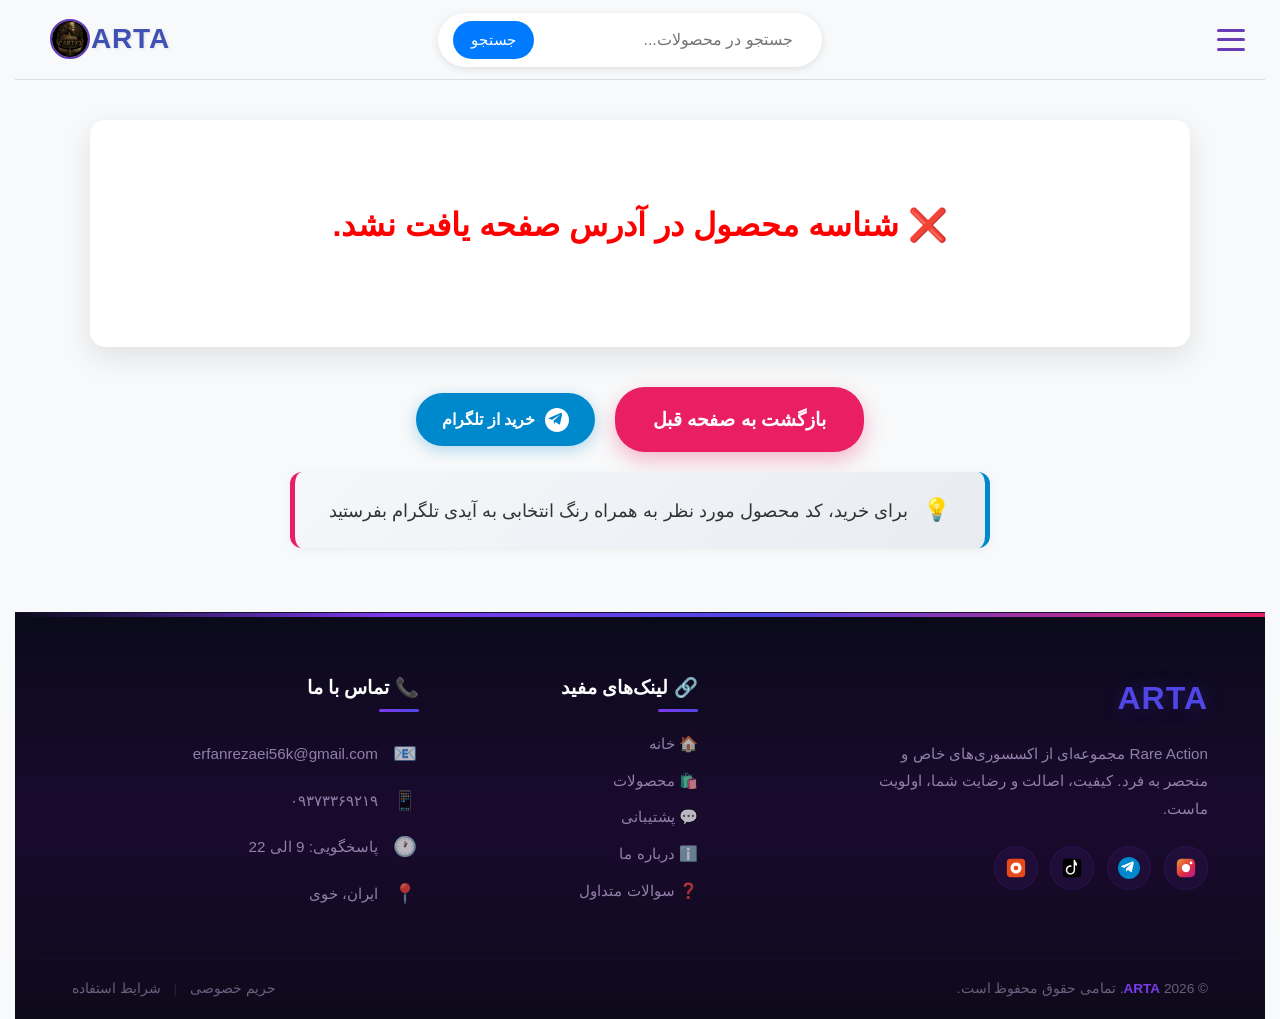
<file: necklaces.html>
<!DOCTYPE html>
<html lang="fa" dir="rtl">
<head>
    <meta charset="UTF-8">
    <meta name="viewport" content="width=device-width, initial-scale=1.0">
    <title>مشخصات محصول</title>
    <link rel="stylesheet" href="style.css"> <!-- لینک به فایل CSS اصلی شما -->
    <link rel="stylesheet" href="products.css">
    <link rel="stylesheet" href="https://cdnjs.cloudflare.com/ajax/libs/font-awesome/6.0.0/css/all.min.css"> <!-- آیکون‌ها -->
</head>
<body>

    <div class="site-container">
        <!-- بخش Header -->
        <header class="main-header">
            <div class="header-left">
                <!-- آیکون منوی همبرگری -->
                <div class="hamburger-menu">
                    <div class="bar"></div>
                    <div class="bar"></div>
                    <div class="bar"></div>
                </div>
                <!-- منوی کناری (در ابتدا مخفی است) -->
                <!-- در فایل index.html، بخش sidebar-menu -->
                 <nav class="sidebar-menu">
                    <ul>
                        <li><a href="index.html">خانه</a></li>
                        <!-- کلاس menu-item-has-arrow اضافه شد و فونت سایز حذف شد -->
                         <li class="has-submenu menu-item-has-arrow">
                            <a href="#products-section">محصولات
                                <!-- فلش دستی اضافه شد -->
                                 <span class="submenu-arrow">▼</span>
                                </a>
                                <ul class="submenu">
                                    <li><a href="productswatch.html">ساعت</a></li>
                                    <li><a href="productsbracelet.html">دستبند</a></li>
                                    <li><a href="productsnecklace.html">گردنبند</a></li>
                                </ul>
                            </li>
                            <li><a href="support.html">پشتیبانی</a></li>
                            <li><a href="aboutus.html">درباره ما</a></li>
                            <li><a href="terms.html">سوالات متداول </a></li>
                        </ul>
                    </nav>
            </div>
            <div class="header-center">
    <div class="universal-search-container">
        <input type="text" id="universalSearchInput" class="universal-search-input" placeholder="جستجو در محصولات...">
        <div id="universalSearchSuggestions" class="universal-search-suggestions"></div>
        <button id="universalSearchButton" class="universal-search-button">جستجو</button>
    </div>
</div>
                        <div class="header-right">
                <!-- لوگوی سایت -->
                <div class="logo-container">
                    <span class="logo-part2">ARTA</span>
                </div>
                <!-- عکس پروفایل (پیج) -->
                <div class="profile-picture-container">
                    <img src="images/ARTA.jpg" alt= "عکس پروفایل" class="profile-picture">
                </div>
            </div>
        </header>
        
    <div class="product-detail-container">

        <section class="product-gallery-section">
        <div class="main-image-container">
            <button id="prev-btn" class="nav-btn next">‹</button> <!-- دکمه قبلی -->
            <img id="main-product-image" src="" alt="تصویر اصلی محصول" class="main-image">
            <button id="next-btn" class="nav-btn prev">›</button> <!-- دکمه بعدی -->
        </div>
        <div class="thumbnail-slider-wrapper"> <!-- Wrapper برای کنترل اسکرول -->
            <div class="thumbnail-slider">
                <!-- تصاویر کوچک اینجا توسط جاوا اسکریپت قرار می‌گیرند -->
            </div>
        </div>
    </section>

        <!-- بخش اطلاعات محصول -->
        <section class="product-info-section">
            <div class="product-header">
                <div>
                    <div class="product-title-code-container">
                        <h1 id="product-name" class="product-name"></h1>
                        <span id="product-code" class="product-code"></span>
                    </div>
                    <p id="product-price" class="product-price"></p>
                </div>
            </div>

            <p id="product-description" class="product-description-full"></p>
            <p id="product-description_2" class="product-description-full_2"></p>

            <div class="specs-section">
                <h3>مشخصات فنی</h3>
                <ul id="specs-list" class="specs-list">
                    <!-- مشخصات اینجا توسط جاوا اسکریپت قرار می‌گیرند -->
                </ul>
            </div>
        </section>

    </div>

    <!-- دکمه‌های پایین صفحه -->
<div class="buttons-container">
    <button id="return-button" class="return-button">بازگشت به صفحه قبل</button>
<!-- دکمه کامل تلگرام با لوگو و متن -->
<a href="https://t.me/ARTA_rare" target="_blank" class="telegram-button-full">
    <svg viewBox="0 0 24 24" width="24" height="24">
        <path d="M12 0C5.373 0 0 5.373 0 12C0 18.627 5.373 24 12 24C18.627 24 24 18.627 24 12C24 5.373 18.627 0 12 0Z" fill="white"/>
        <path d="M17.0806 7.05116L15.0006 16.0292C14.8726 16.5722 14.5046 16.7422 14.0486 16.4752L10.7826 14.0412L9.21464 15.5542C9.07464 15.6942 8.95564 15.8122 8.68364 15.8122L8.86564 12.4842L14.9156 7.05616C15.1236 6.87316 14.8726 6.77116 14.5966 6.95316L7.05264 11.7662L3.82864 10.7152C3.29864 10.5492 3.28664 10.1882 3.94064 9.92116L16.1496 4.85616C16.5986 4.69016 16.9846 4.96016 16.8376 5.72216L17.0806 7.05116Z" fill="#0088CC"/>
    </svg>
    <span>خرید از تلگرام</span>
</a>
</div>

<!-- ✅ متن راهنما زیر دکمه‌ها -->
<p class="guide-text">
    برای خرید، کد محصول مورد نظر به همراه رنگ انتخابی به آیدی تلگرام بفرستید
</p>

    <!-- بخش فوتر -->
        <footer class="main-footer">
    <div class="footer-top-bar"></div>
    
    <div class="footer-content">
        <!-- بخش درباره ما -->
        <div class="footer-section about">
            <div class="footer-logo">
                <span class="logo-part2">ARTA</span>
            </div>
            <p class="footer-description">
                Rare Action مجموعه‌ای از اکسسوری‌های خاص و منحصر به فرد. 
                کیفیت، اصالت و رضایت شما، اولویت ماست.
            </p>
            <div class="footer-social">
                <!-- اینستاگرام -->
                <a href="https://www.instagram.com/rareaction_2226?igsh=MzhqMXd0bm92NjZw" target="_blank" class="social-link" aria-label="اینستاگرام" title="اینستاگرام">
                    <svg viewBox="0 0 24 24" width="22" height="22">
                        <defs>
                            <linearGradient id="instaGradFooter" x1="0%" y1="0%" x2="100%" y2="100%">
                                <stop offset="0%" stop-color="#f09433"/>
                                <stop offset="25%" stop-color="#e6683c"/>
                                <stop offset="60%" stop-color="#dc2743"/>
                                <stop offset="75%" stop-color="#cc2366"/>
                                <stop offset="100%" stop-color="#bc1888"/>
                            </linearGradient>
                        </defs>
                        <rect x="2" y="2" width="20" height="20" rx="5" fill="url(#instaGradFooter)"/>
                        <circle cx="12" cy="12" r="4.5" fill="white"/>
                        <circle cx="17.5" cy="6.5" r="1.5" fill="white"/>
                        <path d="M2 2L22 22" stroke="white" stroke-width="0.5" opacity="0.1"/>
                    </svg>
                </a>
                
                <!-- تلگرام -->
                <a href="https://t.me/ARTA_rare" target="_blank" class="social-link" aria-label="تلگرام" title="تلگرام">
                    <svg viewBox="0 0 24 24" width="22" height="22">
                        <path d="M12 0C5.373 0 0 5.373 0 12C0 18.627 5.373 24 12 24C18.627 24 24 18.627 24 12C24 5.373 18.627 0 12 0Z" fill="#0088CC"/>
                        <path d="M17.0806 7.05116L15.0006 16.0292C14.8726 16.5722 14.5046 16.7422 14.0486 16.4752L10.7826 14.0412L9.21464 15.5542C9.07464 15.6942 8.95564 15.8122 8.68364 15.8122L8.86564 12.4842L14.9156 7.05616C15.1236 6.87316 14.8726 6.77116 14.5966 6.95316L7.05264 11.7662L3.82864 10.7152C3.29864 10.5492 3.28664 10.1882 3.94064 9.92116L16.1496 4.85616C16.5986 4.69016 16.9846 4.96016 16.8376 5.72216L17.0806 7.05116Z" fill="white"/>
                        <path d="M15.0006 16.0292C14.8726 16.5722 14.5046 16.7422 14.0486 16.4752L10.7826 14.0412L9.21464 15.5542C9.07464 15.6942 8.95564 15.8122 8.68364 15.8122L8.86564 12.4842L14.9156 7.05616C15.1236 6.87316 14.8726 6.77116 14.5966 6.95316L7.05264 11.7662L3.82864 10.7152C3.29864 10.5492 3.28664 10.1882 3.94064 9.92116L16.1496 4.85616C16.5986 4.69016 16.9846 4.96016 16.8376 5.72216L15.0006 16.0292Z" fill="white" opacity="0.4"/>
                    </svg>
                </a>
                
                <!-- تیک‌تاک -->
                <a href="https://www.tiktok.com/@rare_action" target="_blank" class="social-link" aria-label="تیک‌تاک" title="تیک‌تاک">
                    <svg viewBox="0 0 24 24" width="22" height="22">
                        <rect x="2" y="2" width="20" height="20" rx="4" fill="#000000"/>
                        <path d="M16.6 5.82C15.92 5.16 15.48 4.3 15.36 3.36L13.8 3.12V9.6V14.16C13.8 16.08 12.24 17.64 10.32 17.64C8.4 17.64 6.84 16.08 6.84 14.16C6.84 12.24 8.4 10.68 10.32 10.68C10.68 10.68 11.04 10.74 11.4 10.86V9.24C11.04 9.18 10.68 9.12 10.32 9.12C7.56 9.12 5.28 11.4 5.28 14.16C5.28 16.92 7.56 19.2 10.32 19.2C13.08 19.2 15.36 16.92 15.36 14.16V8.82C15.96 9.24 16.68 9.54 17.4 9.72V8.1C17.4 7.92 17.4 7.74 17.4 7.56C17.16 6.9 16.92 6.3 16.6 5.82Z" fill="white"/>
                    </svg>
                </a>
                
                <!-- روبیکا -->
                <a href="https://rubika.ir/@RareAction_Admin" target="_blank" class="social-link" aria-label="روبیکا" title="روبیکا">
                    <svg viewBox="0 0 24 24" width="22" height="22">
                        <rect x="2" y="2" width="20" height="20" rx="4" fill="#E64A19"/>
                        <path d="M12 6C8.686 6 6 8.686 6 12C6 15.314 8.686 18 12 18C15.314 18 18 15.314 18 12C18 8.686 15.314 6 12 6Z" fill="white"/>
                        <circle cx="12" cy="12" r="2.5" fill="#E64A19"/>
                        <circle cx="16" cy="8" r="0.8" fill="white"/>
                    </svg>
                </a>
            </div>
        </div>

        <!-- بخش لینک‌های مفید -->
        <div class="footer-section links">
            <h3>🔗 لینک‌های مفید</h3>
            <ul>
                <li><a href="index.html">🏠 خانه</a></li>
                <li><a href="index.html#explore-by-interest">🛍️ محصولات</a></li>
                <li><a href="support.html">💬 پشتیبانی</a></li>
                <li><a href="aboutus.html">ℹ️ درباره ما</a></li>
                <li><a href="terms.html#faq-section">❓ سوالات متداول</a></li>
            </ul>
        </div>

        <!-- بخش تماس با ما -->
        <div class="footer-section contact">
            <h3>📞 تماس با ما</h3>
            <div class="contact-item">
                <span class="contact-icon">📧</span>
                <span>erfanrezaei56k@gmail.com</span>
            </div>
            <div class="contact-item">
                <span class="contact-icon">📱</span>
                <span>۰۹۳۷۳۳۶۹۲۱۹</span>
            </div>
            <div class="contact-item">
                <span class="contact-icon">🕐</span>
                <span>پاسخگویی: 9 الی 22</span>
            </div>
            <div class="contact-item">
                <span class="contact-icon">📍</span>
                <span>ایران، خوی</span>
            </div>
        </div>
    </div>

    <!-- بخش پایین فوتر -->
    <div class="footer-bottom">
        <span>© 2026 <strong>ARTA</strong>. تمامی حقوق محفوظ است.</span>
        <span class="footer-bottom-links">
            <a href="#">حریم خصوصی</a>
            <span class="divider">|</span>
            <a href="#">شرایط استفاده</a>
        </span>
    </div>
</footer>
    </div>

    <script src="script.js"></script>
    <script src="products.js"></script>

</body>
</html>
</file>
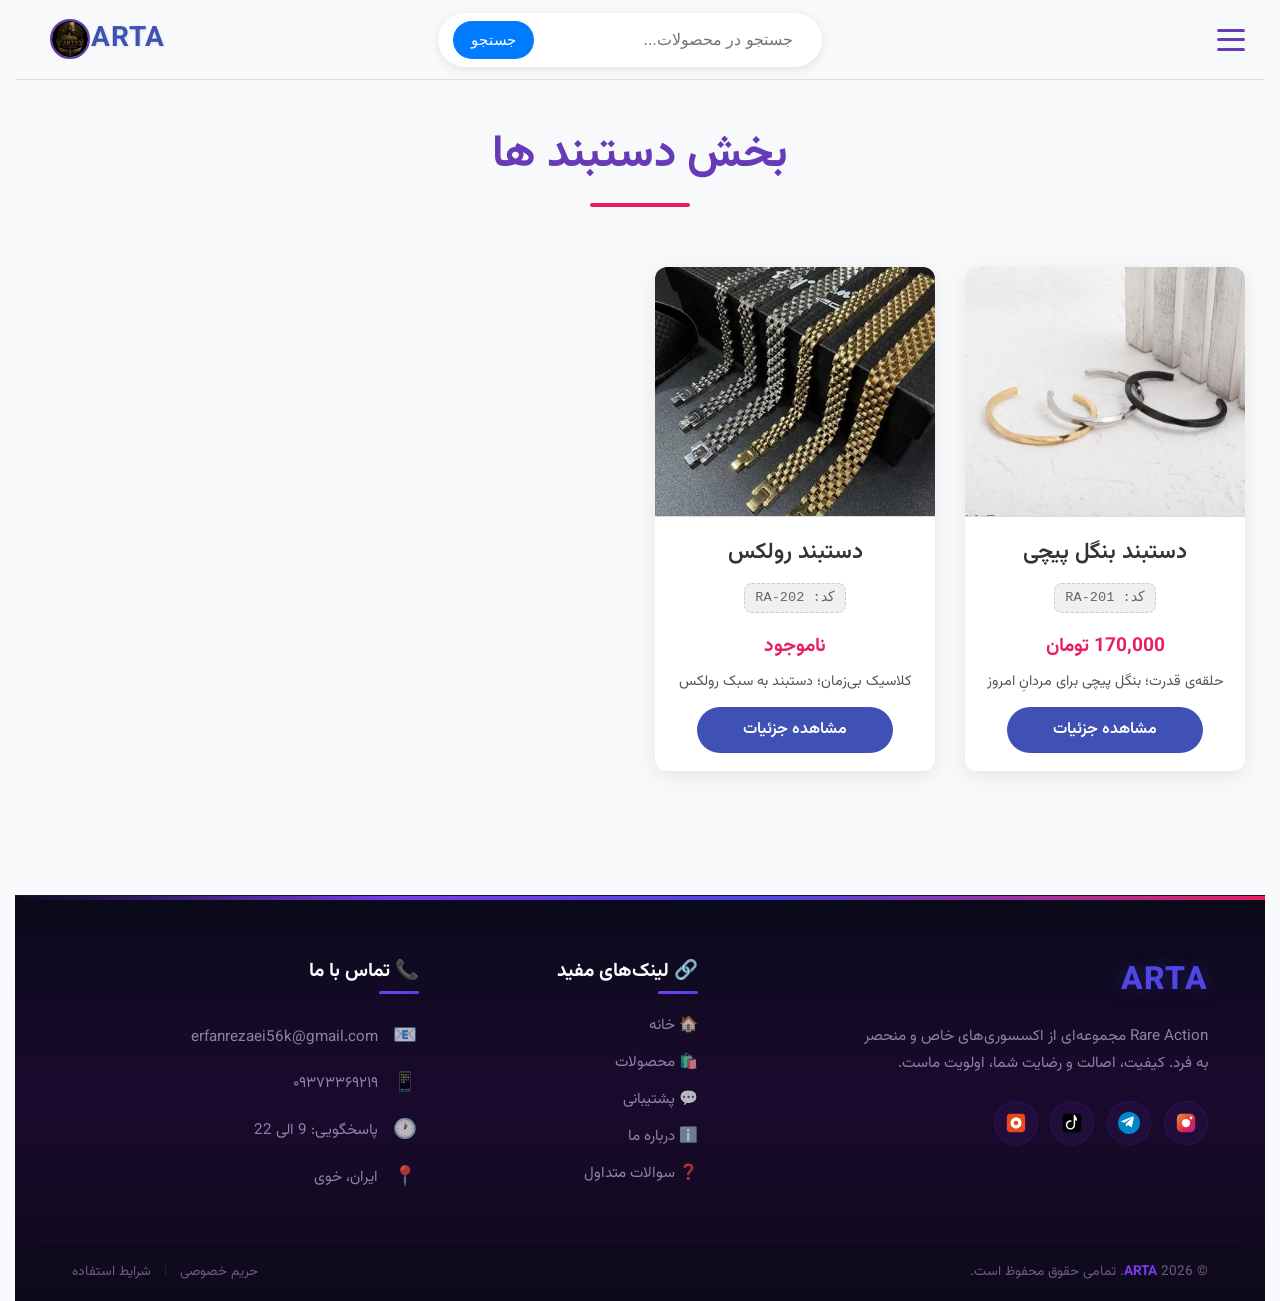
<file: productsbracelet.html>
<!DOCTYPE html>
<html lang="fa" dir="rtl">
<head>
    <meta charset="UTF-8">
    <meta name="viewport" content="width=device-width, initial-scale=1.0">
    <title>ARTA -  محصولات دستبند</title>
    <link rel="stylesheet" href="style.css">
    <link rel="stylesheet" href="products.css">
    <!-- برای فونت وزیر -->
    <link rel="preconnect" href="https://fonts.googleapis.com">
    <link rel="preconnect" href="https://fonts.gstatic.com" crossorigin>
    <link href="https://fonts.googleapis.com/css2?family=Vazirmatn:wght@100..900&display=swap" rel="stylesheet">
    <style>
    /* --- استایل‌های اختصاصی صفحه ساعت‌ها --- */
        .watches-page-container {
    padding: 40px 20px;
    background-color: var(--background-light, #f8f9fa);
    max-width: 1400px;
    margin: 0 auto;
}

.watches-page-title {
    text-align: center;
    font-size: 2.8em;
    color: var(--primary-purple, #6a1b9a);
    margin-bottom: 40px;
    font-weight: 700;
    position: relative;
    padding-bottom: 15px;
}

.watches-page-title::after {
    content: '';
    position: absolute;
    bottom: 0;
    left: 50%;
    transform: translateX(-50%);
    width: 100px;
    height: 4px;
    background-color: var(--accent-pink, #e91e63);
    border-radius: 2px;
}

/* ✅ گرید واکنش‌گرا با حداقل ۲ ستون */
.products-grid {
    display: grid;
    grid-template-columns: repeat(auto-fit, minmax(280px, 1fr));
    gap: 30px;
    padding: 20px 0;
}

/* ✅ کارت محصول با وسط‌چین */
.product-card {
    background-color: white;
    border-radius: 12px;
    box-shadow: 0 5px 20px rgba(0, 0, 0, 0.08);
    overflow: hidden;
    transition: transform 0.3s ease, box-shadow 0.3s ease;
    display: flex;
    flex-direction: column;
    animation: fadeInSlideUp 0.8s forwards ease-out;
    animation-delay: calc(var(--i) * 0.15s);
    opacity: 0;
    transform: translateY(30px);
    /* ✅ وسط‌چین کردن همه محتوا */
    align-items: center;
    text-align: center;
}

.product-card:hover {
    transform: translateY(-10px);
    box-shadow: 0 12px 30px rgba(0, 0, 0, 0.15);
}

.product-image {
    width: 100%;
    aspect-ratio: 1 / 1;
    object-fit: cover;
    display: block;
}

.product-info {
    padding: 18px;
    flex-grow: 1;
    display: flex;
    flex-direction: column;
    /* ✅ وسط‌چین کردن محتوای اطلاعات */
    align-items: center;
    width: 100%;
}

.product-name {
    font-size: 1.2em;
    font-weight: 600;
    color: var(--text-dark, #2c3e50);
    margin-bottom: 5px;
    text-align: center;
}

.product-code {
    font-size: 0.85em;
    background: #f0f0f0;
    padding: 3px 10px;
    border-radius: 8px;
    margin-bottom: 8px;
    display: inline-block;
    color: #666;
    text-align: center;
}

.product-price {
    font-size: 1.2em;
    font-weight: bold;
    color: var(--accent-pink, #e91e63);
    margin-bottom: 10px;
    text-align: center;
}

/* ✅ توضیحات فقط ۱ خط با وسط‌چین */
.product-description {
    font-size: 0.9em;
    color: #555;
    line-height: 1.4;
    margin-bottom: 15px;
    /* نمایش فقط ۱ خط با ... */
    display: -webkit-box;
    -webkit-line-clamp: 1;
    -webkit-box-orient: vertical;
    line-clamp: 1;
    overflow: hidden;
    text-overflow: ellipsis;
    max-height: 1.4em;
    text-align: center;
    width: 100%;
}

/* ✅ دکمه با عرض مناسب و وسط‌چین */
.details-button {
    display: inline-block;
    width: 80%;
    padding: 10px 15px;
    background-color: var(--secondary-blue, #2196f3);
    color: white;
    border: none;
    border-radius: 25px;
    font-size: 1em;
    font-weight: 600;
    cursor: pointer;
    transition: background-color 0.3s ease, transform 0.3s ease;
    text-decoration: none;
    text-align: center;
    margin-top: auto;
    align-self: center;
}

.details-button:hover {
    background-color: #1976d2;
    transform: translateY(-3px);
    color: #FFF;
}

/* انیمیشن */
@keyframes fadeInSlideUp {
    from {
        opacity: 0;
        transform: translateY(30px);
    }
    to {
        opacity: 1;
        transform: translateY(0);
    }
}

/* ✅ واکنش‌گرایی برای نمایش حداقل ۲ کارت */
@media (max-width: 768px) {
    .products-grid {
        grid-template-columns: repeat(2, 1fr);
        gap: 20px;
        padding: 15px 0;
    }

    .watches-page-title {
        font-size: 2.2em;
    }

    .product-info {
        padding: 12px;
    }

    .product-name {
        font-size: 1em;
    }

    .product-price {
        font-size: 1em;
    }

    .product-description {
        font-size: 0.8em;
    }

    .details-button {
        font-size: 0.85em;
        padding: 8px 12px;
        width: 90%;
    }
}

@media (max-width: 480px) {
    .products-grid {
        grid-template-columns: 1fr;
        gap: 15px;
    }

    .product-image {
        aspect-ratio: 4 / 3;
    }

    .watches-page-title {
        font-size: 1.8em;
    }

    .details-button {
        width: 100%;
    }
}

/* برای نمایش ۴ ستون در صفحه‌های خیلی بزرگ */
@media (min-width: 1200px) {
    .products-grid {
        grid-template-columns: repeat(4, 1fr);
    }
}

/* برای نمایش ۳ ستون در صفحه‌های متوسط-بزرگ */
@media (min-width: 992px) and (max-width: 1199px) {
    .products-grid {
        grid-template-columns: repeat(3, 1fr);
    }
}
</style>
</head>
<body>
    <div class="site-container">
        <!-- بخش Header -->
        <header class="main-header">
            <div class="header-left">
                <!-- آیکون منوی همبرگری -->
                <div class="hamburger-menu">
                    <div class="bar"></div>
                    <div class="bar"></div>
                    <div class="bar"></div>
                </div>
                <!-- منوی کناری (در ابتدا مخفی است) -->
                <!-- در فایل index.html، بخش sidebar-menu -->
                 <nav class="sidebar-menu">
                    <ul>
                        <li><a href="index.html">خانه</a></li>
                        <!-- کلاس menu-item-has-arrow اضافه شد و فونت سایز حذف شد -->
                         <li class="has-submenu menu-item-has-arrow">
                            <a href="#products-section">محصولات
                                <!-- فلش دستی اضافه شد -->
                                 <span class="submenu-arrow">▼</span>
                                </a>
                                <ul class="submenu">
                                    <li><a href="productswatch.html">ساعت</a></li>
                                    <li><a href="productsbracelet.html">دستبند</a></li>
                                    <li><a href="productsnecklace.html">گردنبند</a></li>
                                </ul>
                            </li>
                            <li><a href="support.html">پشتیبانی</a></li>
                            <li><a href="aboutus.html">درباره ما</a></li>
                            <li><a href="terms.html">سوالات متداول </a></li>
                        </ul>
                    </nav>
            </div>
         
                <div class="header-center">
    <div class="universal-search-container">
        <input type="text" id="universalSearchInput" class="universal-search-input" placeholder="جستجو در محصولات...">
        <div id="universalSearchSuggestions" class="universal-search-suggestions"></div>
        <button id="universalSearchButton" class="universal-search-button">جستجو</button>
    </div>
</div>
                        <div class="header-right">
                <!-- لوگوی سایت -->
                <div class="logo-container">
                    <span class="logo-part2">ARTA</span>
                </div>
                <!-- عکس پروفایل (پیج) -->
                <div class="profile-picture-container">
                    <img src="images/ARTA.jpg" alt= "عکس پروفایل" class="profile-picture">
                </div>
            </div>

        </header>

        <!-- بخش Hero Section (زیر هدر) -->
        <!-- بخش صفحه ساعت‌ها -->
        <main class="watches-page-container">
            <h1 class="watches-page-title"> بخش دستبند ها  </h1>

            <div class="products-grid">
                <!-- محصول 1 -->
                <div class="product-card" style="--i: 0;">
                    <img src="images/Bracelets.jpg" alt="ساعت مدل A" class="product-image">
                    <div class="product-info">
                        <h3 class="product-name">دستبند بنگل پیچی   </h3>
                        <span class="product-code">کد: RA-201</span>
                        <p class="product-price">170,000 تومان</p>
                        <p class="product-description">
                            حلقه‌ی قدرت؛ بنگل پیچی برای مردانِ امروز
                        </p>
                        <a href="bracelets.html?id=دستبند بنگل پیچی" class="details-button">مشاهده جزئیات</a>
                    </div>
                </div>

                <!-- محصول 2 -->
                <div class="product-card" style="--i: 1;">
                    <img src="images/2021.jpg" alt="ساعت مدل B" class="product-image">
                    <div class="product-info">
                        <h3 class="product-name">دستبند رولکس   </h3>
                        <span class="product-code">کد: RA-202</span>
                        <p class="product-price">ناموجود</p>
                        <p class="product-description">
                             کلاسیک بی‌زمان؛ دستبند به سبک رولکس
                        </p>
                        <a href="bracelets.html?id=دستبند رولکس" class="details-button">مشاهده جزئیات</a>
                    </div>
                </div>

                <!-- می‌توانید محصولات بیشتری به همین شکل اضافه کنید -->

            </div>
        </main>
        <!-- بخش فوتر -->
        <footer class="main-footer">
    <div class="footer-top-bar"></div>
    
    <div class="footer-content">
        <!-- بخش درباره ما -->
        <div class="footer-section about">
            <div class="footer-logo">
                <span class="logo-part2">ARTA</span>
            </div>
            <p class="footer-description">
                Rare Action مجموعه‌ای از اکسسوری‌های خاص و منحصر به فرد. 
                کیفیت، اصالت و رضایت شما، اولویت ماست.
            </p>
            <div class="footer-social">
                <!-- اینستاگرام -->
                <a href="https://www.instagram.com/rareaction_2226?igsh=MzhqMXd0bm92NjZw" target="_blank" class="social-link" aria-label="اینستاگرام" title="اینستاگرام">
                    <svg viewBox="0 0 24 24" width="22" height="22">
                        <defs>
                            <linearGradient id="instaGradFooter" x1="0%" y1="0%" x2="100%" y2="100%">
                                <stop offset="0%" stop-color="#f09433"/>
                                <stop offset="25%" stop-color="#e6683c"/>
                                <stop offset="60%" stop-color="#dc2743"/>
                                <stop offset="75%" stop-color="#cc2366"/>
                                <stop offset="100%" stop-color="#bc1888"/>
                            </linearGradient>
                        </defs>
                        <rect x="2" y="2" width="20" height="20" rx="5" fill="url(#instaGradFooter)"/>
                        <circle cx="12" cy="12" r="4.5" fill="white"/>
                        <circle cx="17.5" cy="6.5" r="1.5" fill="white"/>
                        <path d="M2 2L22 22" stroke="white" stroke-width="0.5" opacity="0.1"/>
                    </svg>
                </a>
                
                <!-- تلگرام -->
                <a href="https://t.me/ARTA_rare" target="_blank" class="social-link" aria-label="تلگرام" title="تلگرام">
                    <svg viewBox="0 0 24 24" width="22" height="22">
                        <path d="M12 0C5.373 0 0 5.373 0 12C0 18.627 5.373 24 12 24C18.627 24 24 18.627 24 12C24 5.373 18.627 0 12 0Z" fill="#0088CC"/>
                        <path d="M17.0806 7.05116L15.0006 16.0292C14.8726 16.5722 14.5046 16.7422 14.0486 16.4752L10.7826 14.0412L9.21464 15.5542C9.07464 15.6942 8.95564 15.8122 8.68364 15.8122L8.86564 12.4842L14.9156 7.05616C15.1236 6.87316 14.8726 6.77116 14.5966 6.95316L7.05264 11.7662L3.82864 10.7152C3.29864 10.5492 3.28664 10.1882 3.94064 9.92116L16.1496 4.85616C16.5986 4.69016 16.9846 4.96016 16.8376 5.72216L17.0806 7.05116Z" fill="white"/>
                        <path d="M15.0006 16.0292C14.8726 16.5722 14.5046 16.7422 14.0486 16.4752L10.7826 14.0412L9.21464 15.5542C9.07464 15.6942 8.95564 15.8122 8.68364 15.8122L8.86564 12.4842L14.9156 7.05616C15.1236 6.87316 14.8726 6.77116 14.5966 6.95316L7.05264 11.7662L3.82864 10.7152C3.29864 10.5492 3.28664 10.1882 3.94064 9.92116L16.1496 4.85616C16.5986 4.69016 16.9846 4.96016 16.8376 5.72216L15.0006 16.0292Z" fill="white" opacity="0.4"/>
                    </svg>
                </a>
                
                <!-- تیک‌تاک -->
                <a href="https://www.tiktok.com/@rare_action" target="_blank" class="social-link" aria-label="تیک‌تاک" title="تیک‌تاک">
                    <svg viewBox="0 0 24 24" width="22" height="22">
                        <rect x="2" y="2" width="20" height="20" rx="4" fill="#000000"/>
                        <path d="M16.6 5.82C15.92 5.16 15.48 4.3 15.36 3.36L13.8 3.12V9.6V14.16C13.8 16.08 12.24 17.64 10.32 17.64C8.4 17.64 6.84 16.08 6.84 14.16C6.84 12.24 8.4 10.68 10.32 10.68C10.68 10.68 11.04 10.74 11.4 10.86V9.24C11.04 9.18 10.68 9.12 10.32 9.12C7.56 9.12 5.28 11.4 5.28 14.16C5.28 16.92 7.56 19.2 10.32 19.2C13.08 19.2 15.36 16.92 15.36 14.16V8.82C15.96 9.24 16.68 9.54 17.4 9.72V8.1C17.4 7.92 17.4 7.74 17.4 7.56C17.16 6.9 16.92 6.3 16.6 5.82Z" fill="white"/>
                    </svg>
                </a>
                
                <!-- روبیکا -->
                <a href="https://rubika.ir/@RareAction_Admin" target="_blank" class="social-link" aria-label="روبیکا" title="روبیکا">
                    <svg viewBox="0 0 24 24" width="22" height="22">
                        <rect x="2" y="2" width="20" height="20" rx="4" fill="#E64A19"/>
                        <path d="M12 6C8.686 6 6 8.686 6 12C6 15.314 8.686 18 12 18C15.314 18 18 15.314 18 12C18 8.686 15.314 6 12 6Z" fill="white"/>
                        <circle cx="12" cy="12" r="2.5" fill="#E64A19"/>
                        <circle cx="16" cy="8" r="0.8" fill="white"/>
                    </svg>
                </a>
            </div>
        </div>

        <!-- بخش لینک‌های مفید -->
        <div class="footer-section links">
            <h3>🔗 لینک‌های مفید</h3>
            <ul>
                <li><a href="index.html">🏠 خانه</a></li>
                <li><a href="index.html#explore-by-interest">🛍️ محصولات</a></li>
                <li><a href="support.html">💬 پشتیبانی</a></li>
                <li><a href="aboutus.html">ℹ️ درباره ما</a></li>
                <li><a href="terms.html#faq-section">❓ سوالات متداول</a></li>
            </ul>
        </div>

        <!-- بخش تماس با ما -->
        <div class="footer-section contact">
            <h3>📞 تماس با ما</h3>
            <div class="contact-item">
                <span class="contact-icon">📧</span>
                <span>erfanrezaei56k@gmail.com</span>
            </div>
            <div class="contact-item">
                <span class="contact-icon">📱</span>
                <span>۰۹۳۷۳۳۶۹۲۱۹</span>
            </div>
            <div class="contact-item">
                <span class="contact-icon">🕐</span>
                <span>پاسخگویی: 9 الی 22</span>
            </div>
            <div class="contact-item">
                <span class="contact-icon">📍</span>
                <span>ایران، خوی</span>
            </div>
        </div>
    </div>

    <!-- بخش پایین فوتر -->
    <div class="footer-bottom">
        <span>© 2026 <strong>ARTA</strong>. تمامی حقوق محفوظ است.</span>
        <span class="footer-bottom-links">
            <a href="#">حریم خصوصی</a>
            <span class="divider">|</span>
            <a href="#">شرایط استفاده</a>
        </span>
    </div>
</footer>
    </div>

    <!-- جاوا اسکریپت -->
    <script src="script.js"></script>
    <script>
        // --- جاوا اسکریپت برای انیمیشن محصولات ---
        document.addEventListener('DOMContentLoaded', (event) => {
            const observer = new IntersectionObserver((entries, observer) => {
                entries.forEach(entry => {
                    if (entry.isIntersecting) {
                        const cards = entry.target.querySelectorAll('.product-card');
                        cards.forEach((card, index) => {
                            card.style.setProperty('--i', index); // تنظیم تاخیر انیمیشن
                            card.style.animation = `fadeInSlideUp 0.8s forwards ease-out ${index * 0.2}s`;
                        });
                        // observer.unobserve(entry.target); // اگر فقط یک بار انیمیشن اجرا شود
                    }
                });
            }, { threshold: 0.1 }); // زمانی که 10% از کارت‌ها دیده شوند

            observer.observe(document.querySelector('.products-grid'));
        });
    </script>
</body>
</html>
</file>
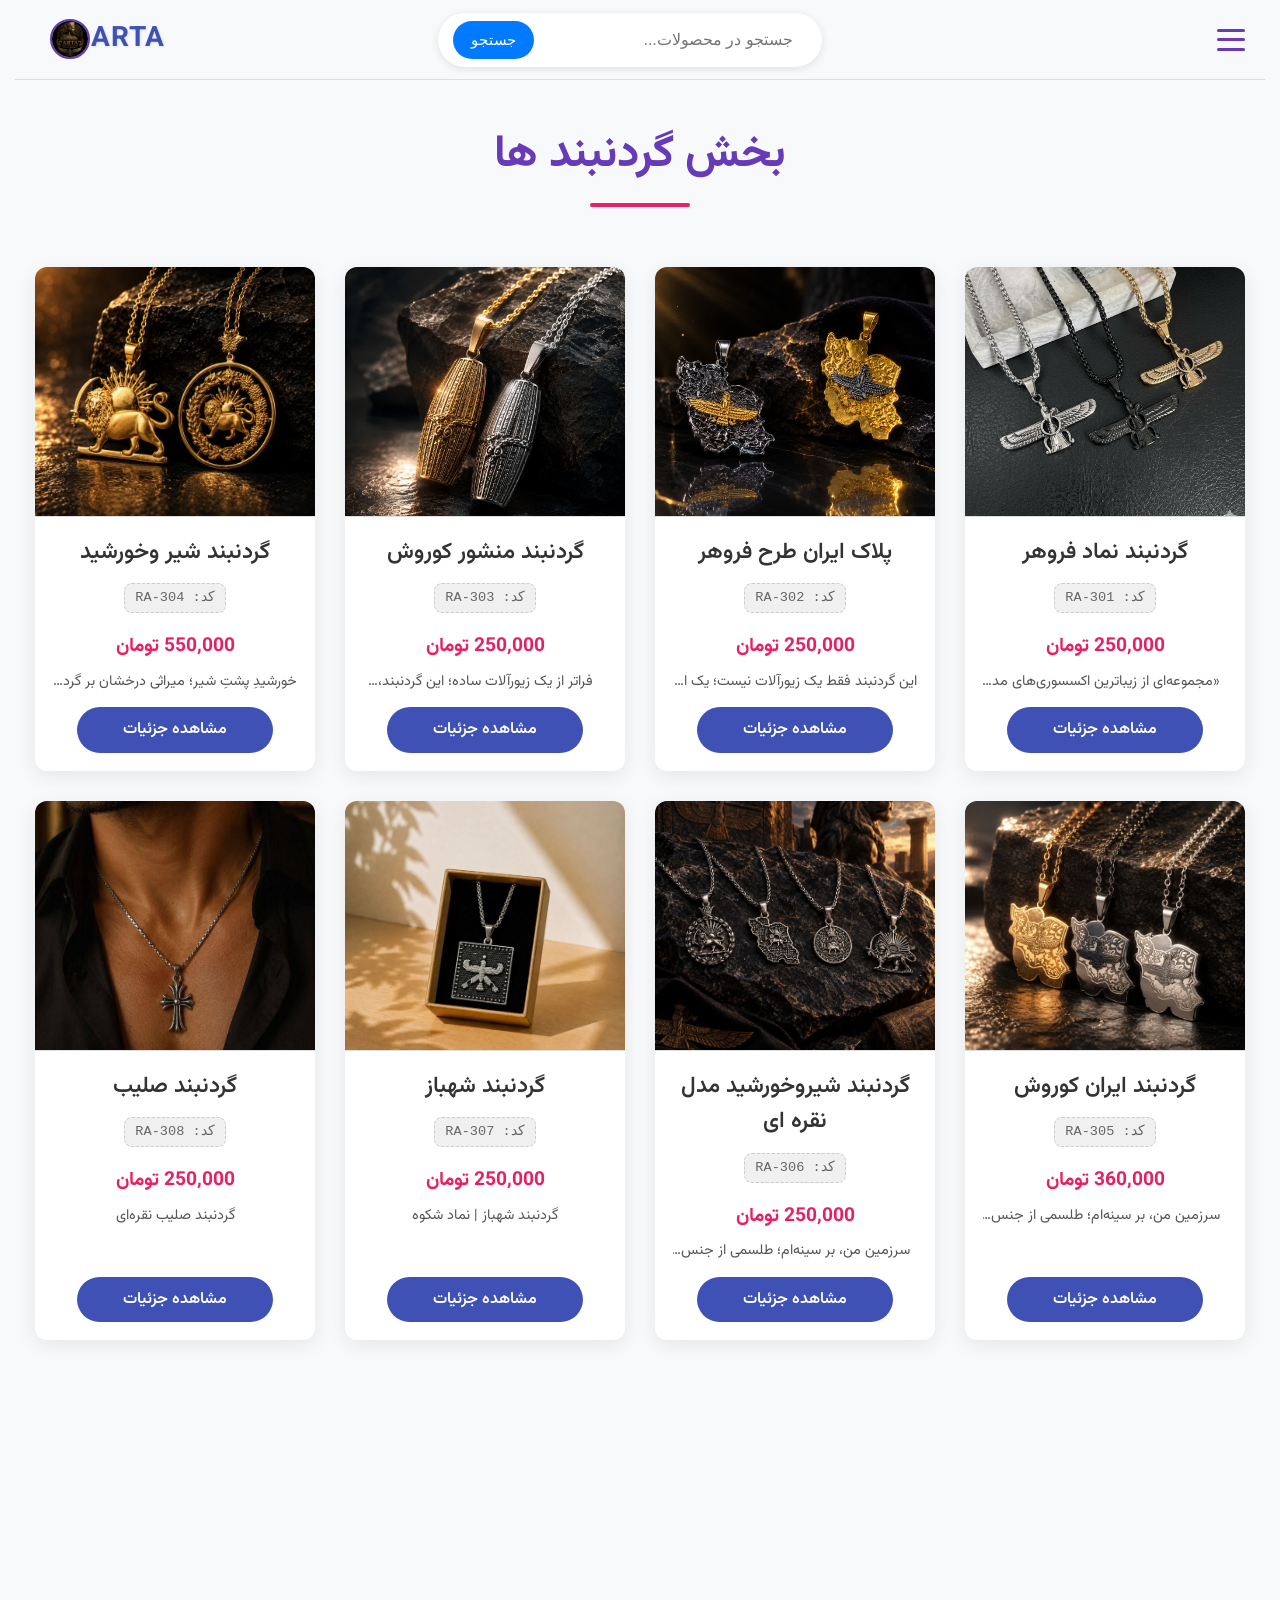
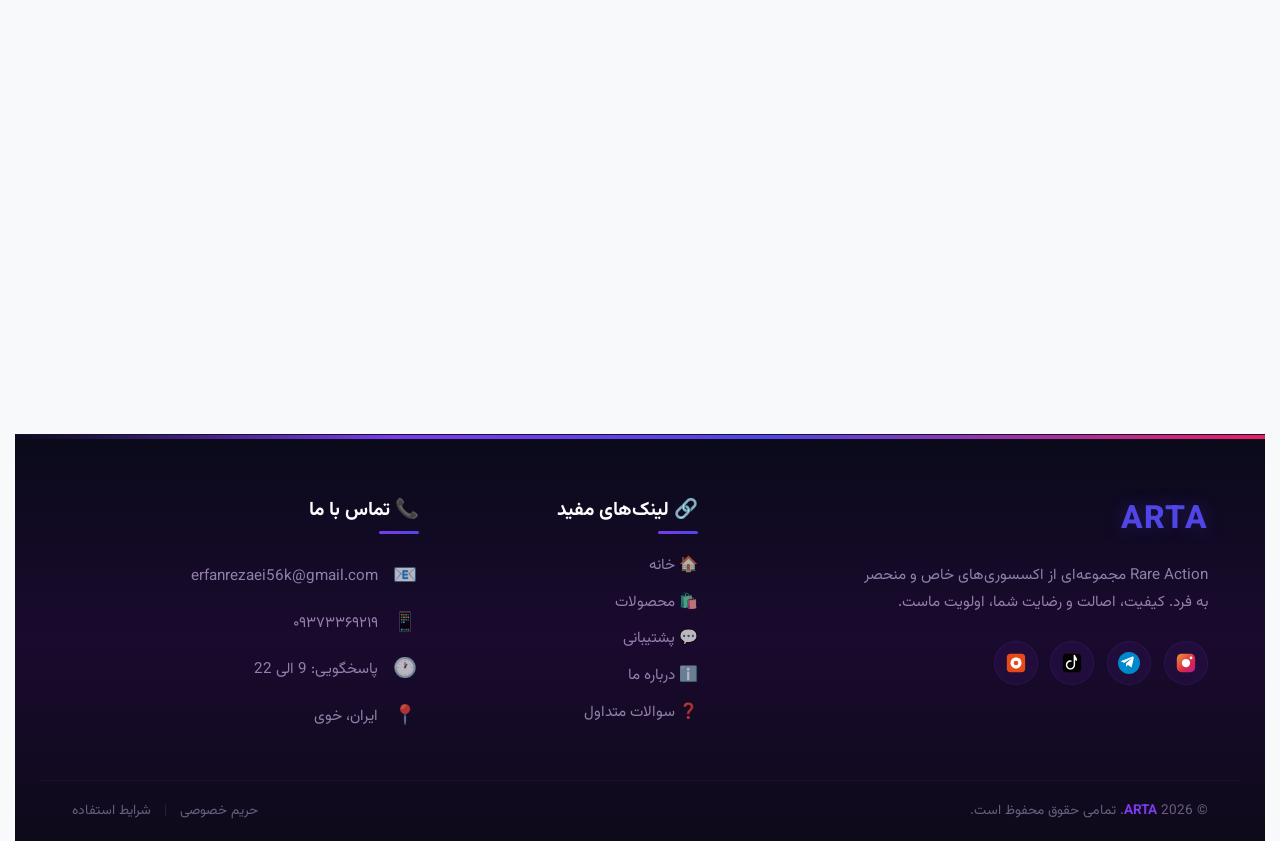
<file: productsnecklace.html>
<!DOCTYPE html>
<html lang="fa" dir="rtl">
<head>
    <meta charset="UTF-8">
    <meta name="viewport" content="width=device-width, initial-scale=1.0">
    <title>ARTA - محصولات گردنبند </title>
    <link rel="stylesheet" href="style.css">
    <link rel="stylesheet" href="products.css">
    <!-- برای فونت وزیر -->
    <link rel="preconnect" href="https://fonts.googleapis.com">
    <link rel="preconnect" href="https://fonts.gstatic.com" crossorigin>
    <link href="https://fonts.googleapis.com/css2?family=Vazirmatn:wght@100..900&display=swap" rel="stylesheet">
    <style>
    /* --- استایل‌های اختصاصی صفحه ساعت‌ها --- */

        .watches-page-container {
    padding: 40px 20px;
    background-color: var(--background-light, #f8f9fa);
    max-width: 1400px;
    margin: 0 auto;
}

.watches-page-title {
    text-align: center;
    font-size: 2.8em;
    color: var(--primary-purple, #6a1b9a);
    margin-bottom: 40px;
    font-weight: 700;
    position: relative;
    padding-bottom: 15px;
}

.watches-page-title::after {
    content: '';
    position: absolute;
    bottom: 0;
    left: 50%;
    transform: translateX(-50%);
    width: 100px;
    height: 4px;
    background-color: var(--accent-pink, #e91e63);
    border-radius: 2px;
}

/* ✅ گرید واکنش‌گرا با حداقل ۲ ستون */
.products-grid {
    display: grid;
    grid-template-columns: repeat(auto-fit, minmax(280px, 1fr));
    gap: 30px;
    padding: 20px 0;
}

/* ✅ کارت محصول با وسط‌چین */
.product-card {
    background-color: white;
    border-radius: 12px;
    box-shadow: 0 5px 20px rgba(0, 0, 0, 0.08);
    overflow: hidden;
    transition: transform 0.3s ease, box-shadow 0.3s ease;
    display: flex;
    flex-direction: column;
    animation: fadeInSlideUp 0.8s forwards ease-out;
    animation-delay: calc(var(--i) * 0.15s);
    opacity: 0;
    transform: translateY(30px);
    /* ✅ وسط‌چین کردن همه محتوا */
    align-items: center;
    text-align: center;
}

.product-card:hover {
    transform: translateY(-10px);
    box-shadow: 0 12px 30px rgba(0, 0, 0, 0.15);
}

.product-image {
    width: 100%;
    aspect-ratio: 1 / 1;
    object-fit: cover;
    display: block;
}

.product-info {
    padding: 18px;
    flex-grow: 1;
    display: flex;
    flex-direction: column;
    /* ✅ وسط‌چین کردن محتوای اطلاعات */
    align-items: center;
    width: 100%;
}

.product-name {
    font-size: 1.2em;
    font-weight: 600;
    color: var(--text-dark, #2c3e50);
    margin-bottom: 5px;
    text-align: center;
}

.product-code {
    font-size: 0.85em;
    background: #f0f0f0;
    padding: 3px 10px;
    border-radius: 8px;
    margin-bottom: 8px;
    display: inline-block;
    color: #666;
    text-align: center;
}

.product-price {
    font-size: 1.2em;
    font-weight: bold;
    color: var(--accent-pink, #e91e63);
    margin-bottom: 10px;
    text-align: center;
}

/* ✅ توضیحات فقط ۱ خط با وسط‌چین */
.product-description {
    font-size: 0.9em;
    color: #555;
    line-height: 1.4;
    margin-bottom: 15px;
    /* نمایش فقط ۱ خط با ... */
    display: -webkit-box;
    -webkit-line-clamp: 1;
    -webkit-box-orient: vertical;
    line-clamp: 1;
    overflow: hidden;
    text-overflow: ellipsis;
    max-height: 1.4em;
    text-align: center;
    width: 100%;
}

/* ✅ دکمه با عرض مناسب و وسط‌چین */
.details-button {
    display: inline-block;
    width: 80%;
    padding: 10px 15px;
    background-color: var(--secondary-blue, #2196f3);
    color: white;
    border: none;
    border-radius: 25px;
    font-size: 1em;
    font-weight: 600;
    cursor: pointer;
    transition: background-color 0.3s ease, transform 0.3s ease;
    text-decoration: none;
    text-align: center;
    margin-top: auto;
    align-self: center;
}

.details-button:hover {
    background-color: #1976d2;
    transform: translateY(-3px);
    color: #FFF;
}

/* انیمیشن */
@keyframes fadeInSlideUp {
    from {
        opacity: 0;
        transform: translateY(30px);
    }
    to {
        opacity: 1;
        transform: translateY(0);
    }
}

/* ✅ واکنش‌گرایی برای نمایش حداقل ۲ کارت */
@media (max-width: 768px) {
    .products-grid {
        grid-template-columns: repeat(2, 1fr);
        gap: 20px;
        padding: 15px 0;
    }

    .watches-page-title {
        font-size: 2.2em;
    }

    .product-info {
        padding: 12px;
    }

    .product-name {
        font-size: 1em;
    }

    .product-price {
        font-size: 1em;
    }

    .product-description {
        font-size: 0.8em;
    }

    .details-button {
        font-size: 0.85em;
        padding: 8px 12px;
        width: 90%;
    }
}

@media (max-width: 480px) {
    .products-grid {
        grid-template-columns: 1fr;
        gap: 15px;
    }

    .product-image {
        aspect-ratio: 4 / 3;
    }

    .watches-page-title {
        font-size: 1.8em;
    }

    .details-button {
        width: 100%;
    }
}

/* برای نمایش ۴ ستون در صفحه‌های خیلی بزرگ */
@media (min-width: 1200px) {
    .products-grid {
        grid-template-columns: repeat(4, 1fr);
    }
}

/* برای نمایش ۳ ستون در صفحه‌های متوسط-بزرگ */
@media (min-width: 992px) and (max-width: 1199px) {
    .products-grid {
        grid-template-columns: repeat(3, 1fr);
    }
}
</style>
</head>
<body>
    <div class="site-container">
        <!-- بخش Header -->
        <header class="main-header">
            <div class="header-left">
                <!-- آیکون منوی همبرگری -->
                <div class="hamburger-menu">
                    <div class="bar"></div>
                    <div class="bar"></div>
                    <div class="bar"></div>
                </div>
                <!-- منوی کناری (در ابتدا مخفی است) -->
                <!-- در فایل index.html، بخش sidebar-menu -->
                 <nav class="sidebar-menu">
                    <ul>
                        <li><a href="index.html">خانه</a></li>
                        <!-- کلاس menu-item-has-arrow اضافه شد و فونت سایز حذف شد -->
                         <li class="has-submenu menu-item-has-arrow">
                            <a href="#products-section">محصولات
                                <!-- فلش دستی اضافه شد -->
                                 <span class="submenu-arrow">▼</span>
                                </a>
                                <ul class="submenu">
                                    <li><a href="productswatch.html">ساعت</a></li>
                                    <li><a href="productsbracelet.html">دستبند</a></li>
                                    <li><a href="productsnecklace.html">گردنبند</a></li>
                                </ul>
                            </li>
                            <li><a href="support.html">پشتیبانی</a></li>
                            <li><a href="aboutus.html">درباره ما</a></li>
                            <li><a href="terms.html">سوالات متداول </a></li>
                        </ul>
                    </nav>
            </div>
           
                <div class="header-center">
    <div class="universal-search-container">
        <input type="text" id="universalSearchInput" class="universal-search-input" placeholder="جستجو در محصولات...">
        <div id="universalSearchSuggestions" class="universal-search-suggestions"></div>
        <button id="universalSearchButton" class="universal-search-button">جستجو</button>
    </div>
</div>
                        <div class="header-right">
                <!-- لوگوی سایت -->
                <div class="logo-container">
                    <span class="logo-part2">ARTA</span>
                </div>
                <!-- عکس پروفایل (پیج) -->
                <div class="profile-picture-container">
                    <img src="images/ARTA.jpg" alt= "عکس پروفایل" class="profile-picture">
                </div>
            </div>

        </header>

        <!-- بخش Hero Section (زیر هدر) -->
        <!-- بخش صفحه ساعت‌ها -->
        <main class="watches-page-container">
            <h1 class="watches-page-title">بخش گردنبند ها   </h1>

            <div class="products-grid">
                <!-- محصول 1 -->
                <div class="product-card" style="--i: 0;">
                    <img src="images/3011.jpg" alt="ساعت مدل A" class="product-image">
                    <div class="product-info">
                        <h3 class="product-name">گردنبند نماد فروهر   </h3>
                        <span class="product-code">کد: RA-301</span>
                        <p class="product-price">250,000 تومان</p>
                        <p class="product-description">
                           «مجموعه‌ای از زیباترین اکسسوری‌های مد روز که با جزئیات عشق می‌ورزند. از طلایی‌های کلاسیک تا نقره‌های مدرن، هر قطعه داستانی از زیبایی و ظرافت را روایت می‌کند.»
                        </p>
                        <a href="necklaces.html?id=گردنبند فروهر" class="details-button">مشاهده جزئیات</a>
                    </div>
                </div>

                <!-- محصول 2 -->
                <div class="product-card" style="--i: 1;">
                    <img src="images/3021.jpg" alt="ساعت مدل B" class="product-image">
                    <div class="product-info">
                        <h3 class="product-name"> پلاک ایران طرح فروهر</h3>
                        <span class="product-code">کد: RA-302</span>
                        <p class="product-price">250,000 تومان</p>
                        <p class="product-description">
                            این گردنبند فقط یک زیورآلات نیست؛ یک اثر هنری مینیاتوری است. پلاک نقره‌ای با حکاکی‌های ظریف و پرنده‌ی طلایی در مرکز، نمادی از قدرت و آزادی است. اما چیزی که آن را منحصر‌به‌فرد می‌کند
                        </p>
                        <a href="necklaces.html?id=پلاک ایران طرح فروهر" class="details-button">مشاهده جزئیات</a>
                    </div>
                </div>

                <!-- محصول 3 -->
                <div class="product-card" style="--i: 1;">
                    <img src="images/3031.jpg" alt="ساعت مدل B" class="product-image">
                    <div class="product-info">
                        <h3 class="product-name"> گردنبند منشور کوروش</h3>
                        <span class="product-code">کد: RA-303</span>
                        <p class="product-price">250,000 تومان</p>
                        <p class="product-description">
                            فراتر از یک زیورآلات ساده؛ این گردنبند، تجسمی از استقامت و اصالت است.
                        </p>
                        <a href="necklaces.html?id=گردنبند منشور کوروش" class="details-button">مشاهده جزئیات</a>
                    </div>
                </div>

                <!-- محصول 4 -->
                <div class="product-card" style="--i: 1;">
                    <img src="images/3041.jpg" alt="ساعت مدل B" class="product-image">
                    <div class="product-info">
                        <h3 class="product-name"> گردنبند شیر وخورشید</h3>
                        <span class="product-code">کد: RA-304</span>
                        <p class="product-price">550,000 تومان</p>
                        <p class="product-description">
                            خورشیدِ پشتِ شیر؛ میراثی درخشان بر گردن تو
                        </p>
                        <a href="necklaces.html?id=گردنبند شیر وخورشید" class="details-button">مشاهده جزئیات</a>
                    </div>
                </div>

                <!-- محصول 5 -->
                <div class="product-card" style="--i: 1;">
                    <img src="images/3051.jpg" alt="ساعت مدل B" class="product-image">
                    <div class="product-info">
                        <h3 class="product-name"> گردنبند ایران کوروش</h3>
                        <span class="product-code">کد: RA-305</span>
                        <p class="product-price">360,000 تومان</p>
                        <p class="product-description">
                            سرزمین من، بر سینه‌ام؛ طلسمی از جنس افتخار
                        </p>
                        <a href="necklaces.html?id=گردنبند ایران کوروش" class="details-button">مشاهده جزئیات</a>
                    </div>
                </div>

                <!-- محصول 6 -->
                <div class="product-card" style="--i: 1;">
                    <img src="images/3061.jpg" alt="ساعت مدل B" class="product-image">
                    <div class="product-info">
                        <h3 class="product-name">گردنبند شیروخورشید مدل نقره ای</h3>
                        <span class="product-code">کد: RA-306</span>
                        <p class="product-price">250,000 تومان</p>
                        <p class="product-description">
                            سرزمین من، بر سینه‌ام؛ طلسمی از جنس افتخار
                        </p>
                        <a href="necklaces.html?id=گردنبند شیروخورشید مدل نقره ای" class="details-button">مشاهده جزئیات</a>
                    </div>
                </div>

                <!-- محصول 7 -->
                <div class="product-card" style="--i: 1;">
                    <img src="images/3071.jpg" alt="ساعت مدل B" class="product-image">
                    <div class="product-info">
                        <h3 class="product-name"> گردنبند شهباز </h3>
                        <span class="product-code">کد: RA-307</span>
                        <p class="product-price">250,000 تومان</p>
                        <p class="product-description">
                          گردنبند شهباز | نماد شکوه 
                        </p>
                        <a href="necklaces.html?id=گردنبند شهباز" class="details-button">مشاهده جزئیات</a>
                    </div>
                </div>

                <!-- محصول 8 -->
                <div class="product-card" style="--i: 1;">
                    <img src="images/3081.jpg" alt="ساعت مدل B" class="product-image">
                    <div class="product-info">
                        <h3 class="product-name">گردنبند صلیب</h3>
                        <span class="product-code">کد: RA-308</span>
                        <p class="product-price">250,000 تومان</p>
                        <p class="product-description">
                          گردنبند صلیب نقره‌ای
                        </p>
                        <a href="necklaces.html?id=گردنبند صلیب" class="details-button">مشاهده جزئیات</a>
                    </div>
                </div>

                <!-- محصول 9 -->
                <div class="product-card" style="--i: 1;">
                    <img src="images/3091.jpg" alt="ساعت مدل B" class="product-image">
                    <div class="product-info">
                        <h3 class="product-name">گردنبندهای 18و19</h3>
                        <span class="product-code">کد: RA-309</span>
                        <p class="product-price">430,000 تومان</p>
                        <p class="product-description">
                         گردنبندهای مدل ۱۸ و ۱۹ | ARTA
                        </p>
                        <a href="necklaces.html?id=گردنبندهای 18و19" class="details-button">مشاهده جزئیات</a>
                    </div>
                </div>

                <!-- محصول 10 -->
                <div class="product-card" style="--i: 1;">
                    <img src="images/3101.jpg" alt="ساعت مدل B" class="product-image">
                    <div class="product-info">
                        <h3 class="product-name">گردنبند ترک صدفی و دم وال</h3>
                        <span class="product-code">کد: RA-310</span>
                        <p class="product-price">250,000 تومان</p>
                        <p class="product-description">
                         🌈 گردنبندهای خاص و رنگی ARTA
                        </p>
                        <a href="necklaces.html?id=گردنبند ترک صدفی و دم وال" class="details-button">مشاهده جزئیات</a>
                    </div>
                </div>

                <!-- می‌توانید محصولات بیشتری به همین شکل اضافه کنید -->

            </div>
        </main>
        <!-- بخش فوتر -->
        <footer class="main-footer">
    <div class="footer-top-bar"></div>
    
    <div class="footer-content">
        <!-- بخش درباره ما -->
        <div class="footer-section about">
            <div class="footer-logo">
                <span class="logo-part2">ARTA</span>
            </div>
            <p class="footer-description">
                Rare Action مجموعه‌ای از اکسسوری‌های خاص و منحصر به فرد. 
                کیفیت، اصالت و رضایت شما، اولویت ماست.
            </p>
            <div class="footer-social">
                <!-- اینستاگرام -->
                <a href="https://www.instagram.com/rareaction_2226?igsh=MzhqMXd0bm92NjZw" target="_blank" class="social-link" aria-label="اینستاگرام" title="اینستاگرام">
                    <svg viewBox="0 0 24 24" width="22" height="22">
                        <defs>
                            <linearGradient id="instaGradFooter" x1="0%" y1="0%" x2="100%" y2="100%">
                                <stop offset="0%" stop-color="#f09433"/>
                                <stop offset="25%" stop-color="#e6683c"/>
                                <stop offset="60%" stop-color="#dc2743"/>
                                <stop offset="75%" stop-color="#cc2366"/>
                                <stop offset="100%" stop-color="#bc1888"/>
                            </linearGradient>
                        </defs>
                        <rect x="2" y="2" width="20" height="20" rx="5" fill="url(#instaGradFooter)"/>
                        <circle cx="12" cy="12" r="4.5" fill="white"/>
                        <circle cx="17.5" cy="6.5" r="1.5" fill="white"/>
                        <path d="M2 2L22 22" stroke="white" stroke-width="0.5" opacity="0.1"/>
                    </svg>
                </a>
                
                <!-- تلگرام -->
                <a href="https://t.me/ARTA_rare" target="_blank" class="social-link" aria-label="تلگرام" title="تلگرام">
                    <svg viewBox="0 0 24 24" width="22" height="22">
                        <path d="M12 0C5.373 0 0 5.373 0 12C0 18.627 5.373 24 12 24C18.627 24 24 18.627 24 12C24 5.373 18.627 0 12 0Z" fill="#0088CC"/>
                        <path d="M17.0806 7.05116L15.0006 16.0292C14.8726 16.5722 14.5046 16.7422 14.0486 16.4752L10.7826 14.0412L9.21464 15.5542C9.07464 15.6942 8.95564 15.8122 8.68364 15.8122L8.86564 12.4842L14.9156 7.05616C15.1236 6.87316 14.8726 6.77116 14.5966 6.95316L7.05264 11.7662L3.82864 10.7152C3.29864 10.5492 3.28664 10.1882 3.94064 9.92116L16.1496 4.85616C16.5986 4.69016 16.9846 4.96016 16.8376 5.72216L17.0806 7.05116Z" fill="white"/>
                        <path d="M15.0006 16.0292C14.8726 16.5722 14.5046 16.7422 14.0486 16.4752L10.7826 14.0412L9.21464 15.5542C9.07464 15.6942 8.95564 15.8122 8.68364 15.8122L8.86564 12.4842L14.9156 7.05616C15.1236 6.87316 14.8726 6.77116 14.5966 6.95316L7.05264 11.7662L3.82864 10.7152C3.29864 10.5492 3.28664 10.1882 3.94064 9.92116L16.1496 4.85616C16.5986 4.69016 16.9846 4.96016 16.8376 5.72216L15.0006 16.0292Z" fill="white" opacity="0.4"/>
                    </svg>
                </a>
                
                <!-- تیک‌تاک -->
                <a href="https://www.tiktok.com/@rare_action" target="_blank" class="social-link" aria-label="تیک‌تاک" title="تیک‌تاک">
                    <svg viewBox="0 0 24 24" width="22" height="22">
                        <rect x="2" y="2" width="20" height="20" rx="4" fill="#000000"/>
                        <path d="M16.6 5.82C15.92 5.16 15.48 4.3 15.36 3.36L13.8 3.12V9.6V14.16C13.8 16.08 12.24 17.64 10.32 17.64C8.4 17.64 6.84 16.08 6.84 14.16C6.84 12.24 8.4 10.68 10.32 10.68C10.68 10.68 11.04 10.74 11.4 10.86V9.24C11.04 9.18 10.68 9.12 10.32 9.12C7.56 9.12 5.28 11.4 5.28 14.16C5.28 16.92 7.56 19.2 10.32 19.2C13.08 19.2 15.36 16.92 15.36 14.16V8.82C15.96 9.24 16.68 9.54 17.4 9.72V8.1C17.4 7.92 17.4 7.74 17.4 7.56C17.16 6.9 16.92 6.3 16.6 5.82Z" fill="white"/>
                    </svg>
                </a>
                
                <!-- روبیکا -->
                <a href="https://rubika.ir/@RareAction_Admin" target="_blank" class="social-link" aria-label="روبیکا" title="روبیکا">
                    <svg viewBox="0 0 24 24" width="22" height="22">
                        <rect x="2" y="2" width="20" height="20" rx="4" fill="#E64A19"/>
                        <path d="M12 6C8.686 6 6 8.686 6 12C6 15.314 8.686 18 12 18C15.314 18 18 15.314 18 12C18 8.686 15.314 6 12 6Z" fill="white"/>
                        <circle cx="12" cy="12" r="2.5" fill="#E64A19"/>
                        <circle cx="16" cy="8" r="0.8" fill="white"/>
                    </svg>
                </a>
            </div>
        </div>

        <!-- بخش لینک‌های مفید -->
        <div class="footer-section links">
            <h3>🔗 لینک‌های مفید</h3>
            <ul>
                <li><a href="index.html">🏠 خانه</a></li>
                <li><a href="index.html#explore-by-interest">🛍️ محصولات</a></li>
                <li><a href="support.html">💬 پشتیبانی</a></li>
                <li><a href="aboutus.html">ℹ️ درباره ما</a></li>
                <li><a href="terms.html#faq-section">❓ سوالات متداول</a></li>
            </ul>
        </div>

        <!-- بخش تماس با ما -->
        <div class="footer-section contact">
            <h3>📞 تماس با ما</h3>
            <div class="contact-item">
                <span class="contact-icon">📧</span>
                <span>erfanrezaei56k@gmail.com</span>
            </div>
            <div class="contact-item">
                <span class="contact-icon">📱</span>
                <span>۰۹۳۷۳۳۶۹۲۱۹</span>
            </div>
            <div class="contact-item">
                <span class="contact-icon">🕐</span>
                <span>پاسخگویی: 9 الی 22</span>
            </div>
            <div class="contact-item">
                <span class="contact-icon">📍</span>
                <span>ایران، خوی</span>
            </div>
        </div>
    </div>

    <!-- بخش پایین فوتر -->
    <div class="footer-bottom">
        <span>© 2026 <strong>ARTA</strong>. تمامی حقوق محفوظ است.</span>
        <span class="footer-bottom-links">
            <a href="#">حریم خصوصی</a>
            <span class="divider">|</span>
            <a href="#">شرایط استفاده</a>
        </span>
    </div>
</footer>
    </div>

    <!-- جاوا اسکریپت -->
    <script src="script.js"></script>
    <script>
        // --- جاوا اسکریپت برای انیمیشن محصولات ---
        document.addEventListener('DOMContentLoaded', (event) => {
            const observer = new IntersectionObserver((entries, observer) => {
                entries.forEach(entry => {
                    if (entry.isIntersecting) {
                        const cards = entry.target.querySelectorAll('.product-card');
                        cards.forEach((card, index) => {
                            card.style.setProperty('--i', index); // تنظیم تاخیر انیمیشن
                            card.style.animation = `fadeInSlideUp 0.8s forwards ease-out ${index * 0.2}s`;
                        });
                        // observer.unobserve(entry.target); // اگر فقط یک بار انیمیشن اجرا شود
                    }
                });
            }, { threshold: 0.1 }); // زمانی که 10% از کارت‌ها دیده شوند

            observer.observe(document.querySelector('.products-grid'));
        });
    </script>
</body>
</html>
</file>
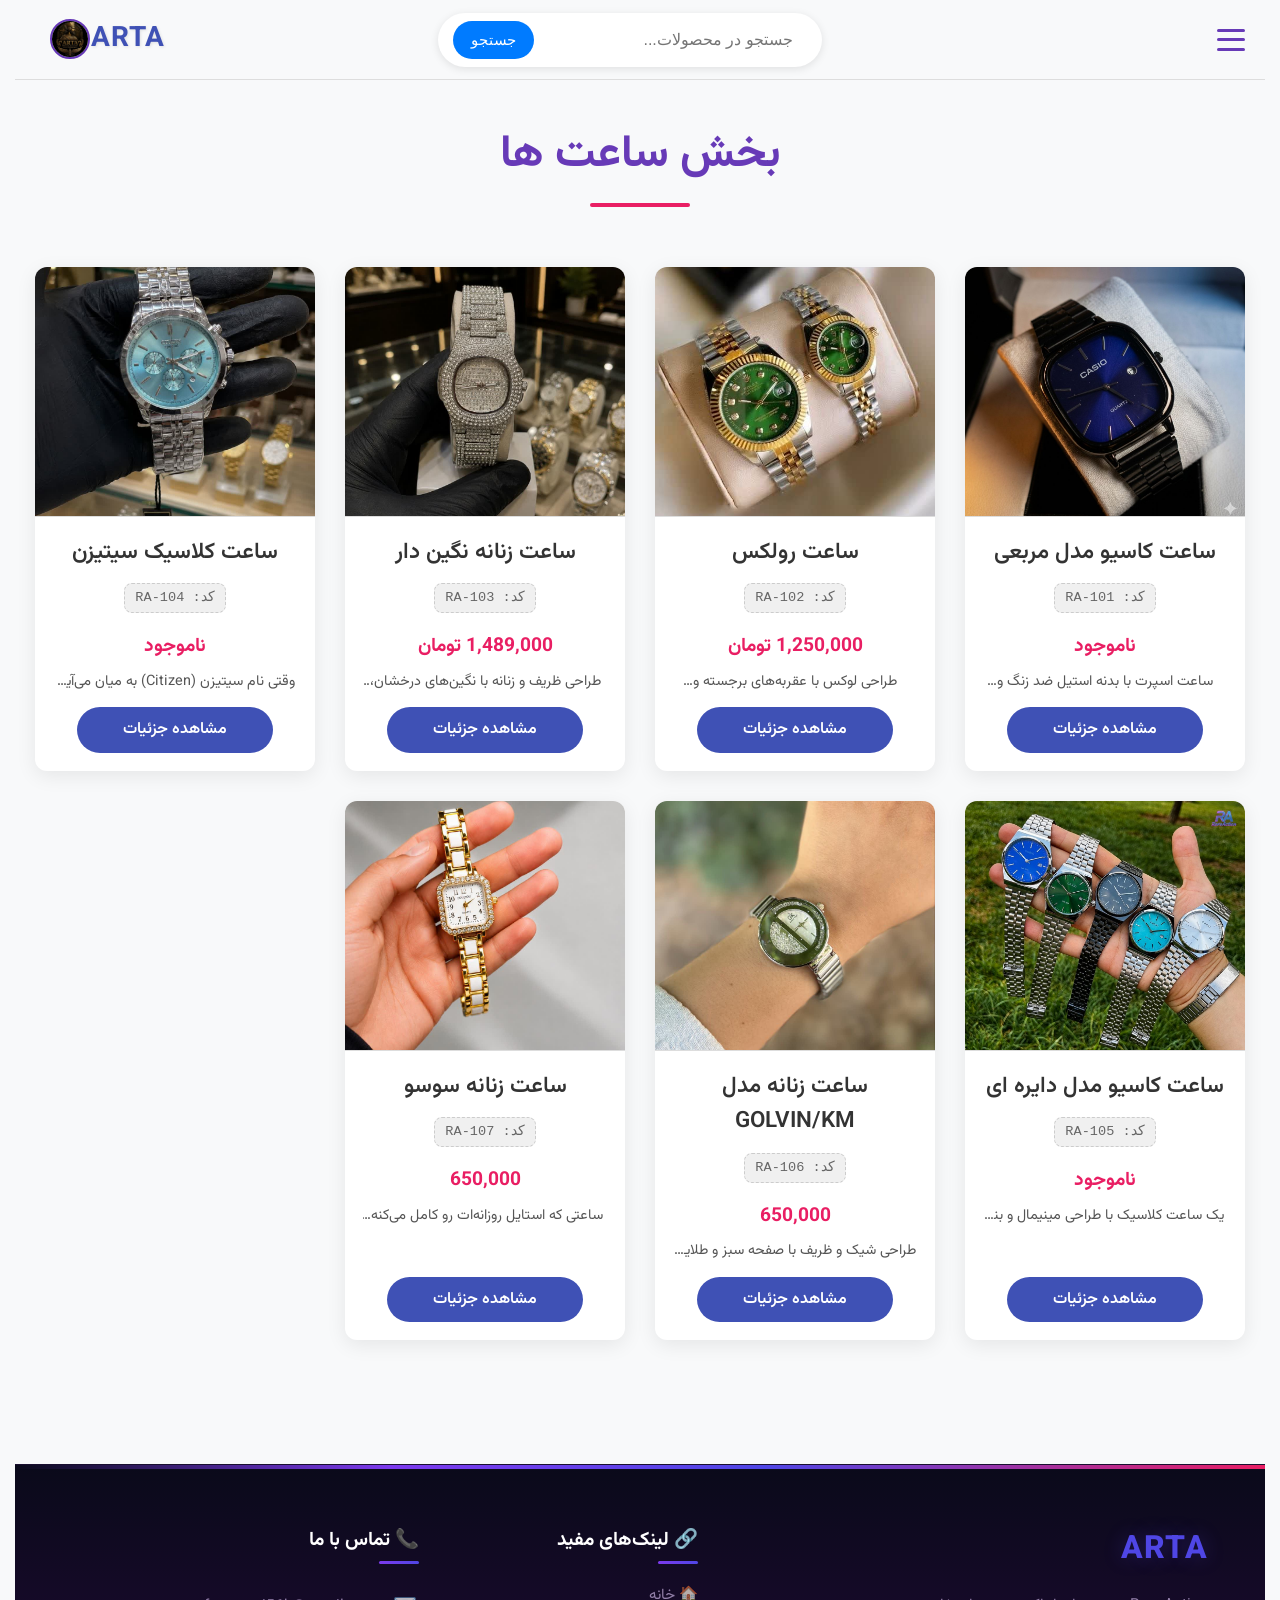
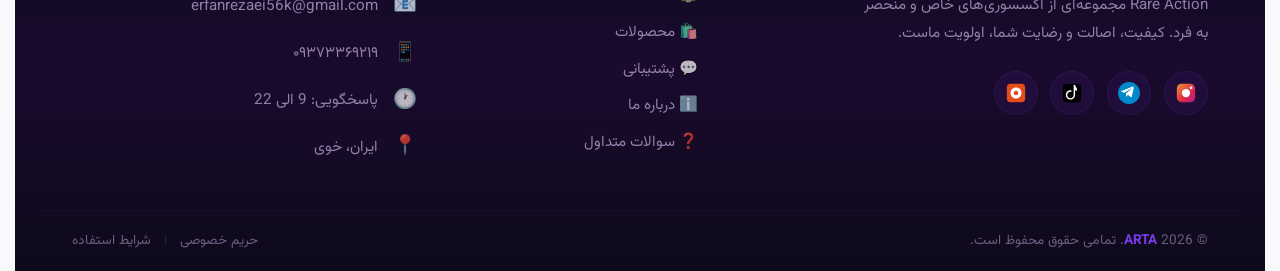
<file: productswatch.html>
<!DOCTYPE html>
<html lang="fa" dir="rtl">
<head>
    <meta charset="UTF-8">
    <meta name="viewport" content="width=device-width, initial-scale=1.0">
    <title>ARTA - محصولات ساعت </title>
    <link rel="stylesheet" href="style.css">
    <link rel="stylesheet" href="products.css">
    <!-- برای فونت وزیر -->
    <link rel="preconnect" href="https://fonts.googleapis.com">
    <link rel="preconnect" href="https://fonts.gstatic.com" crossorigin>
    <link href="https://fonts.googleapis.com/css2?family=Vazirmatn:wght@100..900&display=swap" rel="stylesheet">
    <style>
    /* --- استایل‌های اختصاصی صفحه ساعت‌ها --- */  
        .watches-page-container {
    padding: 40px 20px;
    background-color: var(--background-light, #f8f9fa);
    max-width: 1400px;
    margin: 0 auto;
}

.watches-page-title {
    text-align: center;
    font-size: 2.8em;
    color: var(--primary-purple, #6a1b9a);
    margin-bottom: 40px;
    font-weight: 700;
    position: relative;
    padding-bottom: 15px;
}

.watches-page-title::after {
    content: '';
    position: absolute;
    bottom: 0;
    left: 50%;
    transform: translateX(-50%);
    width: 100px;
    height: 4px;
    background-color: var(--accent-pink, #e91e63);
    border-radius: 2px;
}

/* ✅ گرید واکنش‌گرا با حداقل ۲ ستون */
.products-grid {
    display: grid;
    grid-template-columns: repeat(auto-fit, minmax(280px, 1fr));
    gap: 30px;
    padding: 20px 0;
}

/* ✅ کارت محصول با وسط‌چین */
.product-card {
    background-color: white;
    border-radius: 12px;
    box-shadow: 0 5px 20px rgba(0, 0, 0, 0.08);
    overflow: hidden;
    transition: transform 0.3s ease, box-shadow 0.3s ease;
    display: flex;
    flex-direction: column;
    animation: fadeInSlideUp 0.8s forwards ease-out;
    animation-delay: calc(var(--i) * 0.15s);
    opacity: 0;
    transform: translateY(30px);
    /* ✅ وسط‌چین کردن همه محتوا */
    align-items: center;
    text-align: center;
}

.product-card:hover {
    transform: translateY(-10px);
    box-shadow: 0 12px 30px rgba(0, 0, 0, 0.15);
}

.product-image {
    width: 100%;
    aspect-ratio: 1 / 1;
    object-fit: cover;
    display: block;
}

.product-info {
    padding: 18px;
    flex-grow: 1;
    display: flex;
    flex-direction: column;
    /* ✅ وسط‌چین کردن محتوای اطلاعات */
    align-items: center;
    width: 100%;
}

.product-name {
    font-size: 1.2em;
    font-weight: 600;
    color: var(--text-dark, #2c3e50);
    margin-bottom: 5px;
    /* ✅ وسط‌چین */
    text-align: center;
}

.product-code {
    font-size: 0.85em;
    background: #f0f0f0;
    padding: 3px 10px;
    border-radius: 8px;
    margin-bottom: 8px;
    display: inline-block;
    color: #666;
    /* ✅ وسط‌چین */
    text-align: center;
}

.product-price {
    font-size: 1.2em;
    font-weight: bold;
    color: var(--accent-pink, #e91e63);
    margin-bottom: 10px;
    /* ✅ وسط‌چین */
    text-align: center;
}

/* ✅ توضیحات فقط ۱ خط با وسط‌چین */
.product-description {
    font-size: 0.9em;
    color: #555;
    line-height: 1.4;
    margin-bottom: 15px;
    /* نمایش فقط ۱ خط با ... */
    display: -webkit-box;
    -webkit-line-clamp: 1;
    -webkit-box-orient: vertical;
    line-clamp: 1;
    overflow: hidden;
    text-overflow: ellipsis;
    max-height: 1.4em;
    /* ✅ وسط‌چین */
    text-align: center;
    width: 100%;
}

/* ✅ دکمه با عرض مناسب و وسط‌چین */
.details-button {
    display: inline-block;
    width: 80%;
    padding: 10px 15px;
    background-color: var(--secondary-blue, #2196f3);
    color: white;
    border: none;
    border-radius: 25px;
    font-size: 1em;
    font-weight: 600;
    cursor: pointer;
    transition: background-color 0.3s ease, transform 0.3s ease;
    text-decoration: none;
    text-align: center;
    margin-top: auto;
    /* ✅ وسط‌چین */
    align-self: center;
}

.details-button:hover {
    background-color: #1976d2;
    transform: translateY(-3px);
    color: #FFF;
}

/* انیمیشن */
@keyframes fadeInSlideUp {
    from {
        opacity: 0;
        transform: translateY(30px);
    }
    to {
        opacity: 1;
        transform: translateY(0);
    }
}

/* ✅ واکنش‌گرایی برای نمایش حداقل ۲ کارت */
@media (max-width: 768px) {
    .products-grid {
        grid-template-columns: repeat(2, 1fr);
        gap: 20px;
        padding: 15px 0;
    }

    .watches-page-title {
        font-size: 2.2em;
    }

    .product-info {
        padding: 12px;
    }

    .product-name {
        font-size: 1em;
    }

    .product-price {
        font-size: 1em;
    }

    .product-description {
        font-size: 0.8em;
    }

    .details-button {
        font-size: 0.85em;
        padding: 8px 12px;
        width: 90%;
    }
}

@media (max-width: 480px) {
    .products-grid {
        grid-template-columns: 1fr;
        gap: 15px;
    }

    .product-image {
        aspect-ratio: 4 / 3;
    }

    .watches-page-title {
        font-size: 1.8em;
    }

    .details-button {
        width: 100%;
    }
}

/* برای نمایش ۴ ستون در صفحه‌های خیلی بزرگ */
@media (min-width: 1200px) {
    .products-grid {
        grid-template-columns: repeat(4, 1fr);
    }
}

/* برای نمایش ۳ ستون در صفحه‌های متوسط-بزرگ */
@media (min-width: 992px) and (max-width: 1199px) {
    .products-grid {
        grid-template-columns: repeat(3, 1fr);
    }
} 
</style>
</head>
<body>
    <div class="site-container">
        <!-- بخش Header -->
        <header class="main-header">
            <div class="header-left">
                <!-- آیکون منوی همبرگری -->
                <div class="hamburger-menu">
                    <div class="bar"></div>
                    <div class="bar"></div>
                    <div class="bar"></div>
                </div>
                <!-- منوی کناری (در ابتدا مخفی است) -->
                <!-- در فایل index.html، بخش sidebar-menu -->
                 <nav class="sidebar-menu">
                    <ul>
                        <li><a href="index.html">خانه</a></li>
                        <!-- کلاس menu-item-has-arrow اضافه شد و فونت سایز حذف شد -->
                         <li class="has-submenu menu-item-has-arrow">
                            <a href="#products-section">محصولات
                                <!-- فلش دستی اضافه شد -->
                                 <span class="submenu-arrow">▼</span>
                                </a>
                                <ul class="submenu">
                                    <li><a href="productswatch.html">ساعت</a></li>
                                    <li><a href="productsbracelet.html">دستبند</a></li>
                                    <li><a href="productsnecklace.html">گردنبند</a></li>
                                </ul>
                            </li>
                            <li><a href="support.html">پشتیبانی</a></li>
                            <li><a href="aboutus.html">درباره ما</a></li>
                            <li><a href="terms.html">سوالات متداول </a></li>
                        </ul>
                    </nav>
            </div>

            <div class="header-center">
    <div class="universal-search-container">
        <input type="text" id="universalSearchInput" class="universal-search-input" placeholder="جستجو در محصولات...">
        <div id="universalSearchSuggestions" class="universal-search-suggestions"></div>
        <button id="universalSearchButton" class="universal-search-button">جستجو</button>
    </div>
</div>

            <div class="header-right">
                <!-- لوگوی سایت -->
                <div class="logo-container">
                    <span class="logo-part2">ARTA</span>
                </div>
                <!-- عکس پروفایل (پیج) -->
                <div class="profile-picture-container">
                    <img src="images/ARTA.jpg" alt= "عکس پروفایل" class="profile-picture">
                </div>
            </div>

        </header>

        <!-- بخش Hero Section (زیر هدر) -->
        <!-- بخش صفحه ساعت‌ها -->
        <main class="watches-page-container">
            <h1 class="watches-page-title">بخش ساعت ها</h1>

            <div class="products-grid">
                <!-- محصول 1 -->
                <div class="product-card" style="--i: 1;">
                    <img src="images/1011.jpg" alt="ساعت مدل B" class="product-image">
                    <div class="product-info">
                        <h3 class="product-name">ساعت کاسیو مدل مربعی  </h3>
                        <span class="product-code">کد: RA-101</span>
                        <p class="product-price">ناموجود</p>
                        <p class="product-description">
                            ساعت اسپرت با بدنه استیل ضد زنگ و قابلیت ضد آب. ایده‌آل برای فعالیت‌های ورزشی و ماجراجویی.
                        </p>
                        <a href="watches.html?id=ساعت کاسیو مدل مربعی" class="details-button">مشاهده جزئیات</a>
                    </div>
                </div>

                <!-- محصول 2 -->
                <div class="product-card" style="--i: 2;">
                    <img src="images/1021.jpg" alt="ساعت مدل C" class="product-image">
                    <div class="product-info">
                        <h3 class="product-name">ساعت رولکس  </h3>
                        <span class="product-code">کد: RA-102</span>
                        <p class="product-price">1,250,000 تومان</p>
                        <p class="product-description">
                            طراحی لوکس با عقربه‌های برجسته و سنگ‌های قیمتی تزئینی. نمادی از ظرافت و تجمل.
                        </p>
                        <a href="watches.html?id=ساعت رولکس" class="details-button">مشاهده جزئیات</a>
                    </div>
                </div>

                <!-- محصول 3 -->
                <div class="product-card" style="--i: 3;">
                    <img src="images/1031.jpg" alt="ساعت مدل D" class="product-image">
                    <div class="product-info">
                        <h3 class="product-name">ساعت زنانه نگین دار</h3>
                        <span class="product-code">کد: RA-103</span>
                        <p class="product-price">1,489,000 تومان</p>
                        <p class="product-description">
                           طراحی ظریف و زنانه با نگین‌های درخشان، جلوه‌ای لوکس به استایل شما می‌بخشد. انتخابی عالی برای مجالس 
                        </p>
                        <a href="watches.html?id=ساعت زنانه نگین دار" class="details-button">مشاهده جزئیات</a>
                    </div>
                </div>

                 <!-- محصول 4 -->
                <div class="product-card" style="--i: 4;">
                    <img src="images/1041.jpg" alt="ساعت مدل E" class="product-image">
                    <div class="product-info">
                        <h3 class="product-name">ساعت کلاسیک سیتیزن </h3>
                        <span class="product-code">کد: RA-104</span>
                        <p class="product-price">ناموجود</p>
                        <p class="product-description">
                           وقتی نام سیتیزن (Citizen) به میان می‌آید، یعنی شما با یکی از معتبرترین و پیشروترین برندهای ساعت‌سازی جهان روبرو هستید. این ساعت‌ها فقط زمان را نشان نمی‌دهند؛ آنها نمادی از دقت، دوام و مهندسی دقیق ژاپنی هستند.
                        </p>
                        <a href="watches.html?id=ساعت کلاسیک سیتیزن" class="details-button">مشاهده جزئیات</a>
                    </div>
                </div>

                <!-- محصول 5 -->
                <div class="product-card" style="--i: 0;">
                    <img src="images/1051.jpg" alt="ساعت مدل B" class="product-image">
                    <div class="product-info">
                        <h3 class="product-name">ساعت کاسیو مدل دایره ای  </h3>
                        <span class="product-code">کد: RA-105</span>
                        <p class="product-price">ناموجود</p>
                        <p class="product-description">
                            یک ساعت کلاسیک با طراحی مینیمال و بند چرمی باکیفیت. مناسب برای مجالس رسمی و روزمره.
                        </p>
                        <a href="watches.html?id=ساعت کاسیو مدل دایره ای" class="details-button">مشاهده جزئیات</a>
                    </div>
                </div>

                <!-- محصول 6 -->
                <div class="product-card" style="--i: 0;">
                    <img src="images/1061.jpg" alt="ساعت مدل B" class="product-image">
                    <div class="product-info">
                        <h3 class="product-name"> ساعت زنانه مدل GOLVIN/KM </h3>
                        <span class="product-code">کد: RA-106</span>
                        <p class="product-price">650,000</p>
                        <p class="product-description">
                           طراحی شیک و ظریف با صفحه سبز و طلایی
💎 قاب نگین‌کاری‌شده + بند فلزی یک ساعت کلاسیک با طراحی مینیمال و بند چرمی باکیفیت. مناسب برای مجالس رسمی و روزمره.
                        </p>
                        <a href="watches.html?id=ساعت زنانه مدل GOLVIN/KM" class="details-button">مشاهده جزئیات</a>
                    </div>
                </div>

                 <!-- محصول 7 -->
                <div class="product-card" style="--i: 0;">
                    <img src="images/1071.jpg" alt="ساعت مدل B" class="product-image">
                    <div class="product-info">
                        <h3 class="product-name"> ساعت زنانه سوسو  </h3>
                        <span class="product-code">کد: RA-107</span>
                        <p class="product-price">650,000</p>
                        <p class="product-description">
                     ساعتی که استایل روزانه‌ات رو کامل می‌کنه؛ سبک، شیک و ساخته‌شده برای خانمی که به جزئیات اهمیت می‌ده.  </p>
                        <a href="watches.html?id=ساعت زنانه سوسو" class="details-button">مشاهده جزئیات</a>
                    </div>
                </div>


                <!-- می‌توانید محصولات بیشتری به همین شکل اضافه کنید -->

            </div>
        </main>
        <!-- بخش فوتر -->
        <footer class="main-footer">
    <div class="footer-top-bar"></div>
    
    <div class="footer-content">
        <!-- بخش درباره ما -->
        <div class="footer-section about">
            <div class="footer-logo">
                <span class="logo-part2">ARTA</span>
            </div>
            <p class="footer-description">
                Rare Action مجموعه‌ای از اکسسوری‌های خاص و منحصر به فرد. 
                کیفیت، اصالت و رضایت شما، اولویت ماست.
            </p>
            <div class="footer-social">
                <!-- اینستاگرام -->
                <a href="https://www.instagram.com/rareaction_2226?igsh=MzhqMXd0bm92NjZw" target="_blank" class="social-link" aria-label="اینستاگرام" title="اینستاگرام">
                    <svg viewBox="0 0 24 24" width="22" height="22">
                        <defs>
                            <linearGradient id="instaGradFooter" x1="0%" y1="0%" x2="100%" y2="100%">
                                <stop offset="0%" stop-color="#f09433"/>
                                <stop offset="25%" stop-color="#e6683c"/>
                                <stop offset="60%" stop-color="#dc2743"/>
                                <stop offset="75%" stop-color="#cc2366"/>
                                <stop offset="100%" stop-color="#bc1888"/>
                            </linearGradient>
                        </defs>
                        <rect x="2" y="2" width="20" height="20" rx="5" fill="url(#instaGradFooter)"/>
                        <circle cx="12" cy="12" r="4.5" fill="white"/>
                        <circle cx="17.5" cy="6.5" r="1.5" fill="white"/>
                        <path d="M2 2L22 22" stroke="white" stroke-width="0.5" opacity="0.1"/>
                    </svg>
                </a>
                
                <!-- تلگرام -->
                <a href="https://t.me/ARTA_rare" target="_blank" class="social-link" aria-label="تلگرام" title="تلگرام">
                    <svg viewBox="0 0 24 24" width="22" height="22">
                        <path d="M12 0C5.373 0 0 5.373 0 12C0 18.627 5.373 24 12 24C18.627 24 24 18.627 24 12C24 5.373 18.627 0 12 0Z" fill="#0088CC"/>
                        <path d="M17.0806 7.05116L15.0006 16.0292C14.8726 16.5722 14.5046 16.7422 14.0486 16.4752L10.7826 14.0412L9.21464 15.5542C9.07464 15.6942 8.95564 15.8122 8.68364 15.8122L8.86564 12.4842L14.9156 7.05616C15.1236 6.87316 14.8726 6.77116 14.5966 6.95316L7.05264 11.7662L3.82864 10.7152C3.29864 10.5492 3.28664 10.1882 3.94064 9.92116L16.1496 4.85616C16.5986 4.69016 16.9846 4.96016 16.8376 5.72216L17.0806 7.05116Z" fill="white"/>
                        <path d="M15.0006 16.0292C14.8726 16.5722 14.5046 16.7422 14.0486 16.4752L10.7826 14.0412L9.21464 15.5542C9.07464 15.6942 8.95564 15.8122 8.68364 15.8122L8.86564 12.4842L14.9156 7.05616C15.1236 6.87316 14.8726 6.77116 14.5966 6.95316L7.05264 11.7662L3.82864 10.7152C3.29864 10.5492 3.28664 10.1882 3.94064 9.92116L16.1496 4.85616C16.5986 4.69016 16.9846 4.96016 16.8376 5.72216L15.0006 16.0292Z" fill="white" opacity="0.4"/>
                    </svg>
                </a>
                
                <!-- تیک‌تاک -->
                <a href="https://www.tiktok.com/@rare_action" target="_blank" class="social-link" aria-label="تیک‌تاک" title="تیک‌تاک">
                    <svg viewBox="0 0 24 24" width="22" height="22">
                        <rect x="2" y="2" width="20" height="20" rx="4" fill="#000000"/>
                        <path d="M16.6 5.82C15.92 5.16 15.48 4.3 15.36 3.36L13.8 3.12V9.6V14.16C13.8 16.08 12.24 17.64 10.32 17.64C8.4 17.64 6.84 16.08 6.84 14.16C6.84 12.24 8.4 10.68 10.32 10.68C10.68 10.68 11.04 10.74 11.4 10.86V9.24C11.04 9.18 10.68 9.12 10.32 9.12C7.56 9.12 5.28 11.4 5.28 14.16C5.28 16.92 7.56 19.2 10.32 19.2C13.08 19.2 15.36 16.92 15.36 14.16V8.82C15.96 9.24 16.68 9.54 17.4 9.72V8.1C17.4 7.92 17.4 7.74 17.4 7.56C17.16 6.9 16.92 6.3 16.6 5.82Z" fill="white"/>
                    </svg>
                </a>
                
                <!-- روبیکا -->
                <a href="https://rubika.ir/@RareAction_Admin" target="_blank" class="social-link" aria-label="روبیکا" title="روبیکا">
                    <svg viewBox="0 0 24 24" width="22" height="22">
                        <rect x="2" y="2" width="20" height="20" rx="4" fill="#E64A19"/>
                        <path d="M12 6C8.686 6 6 8.686 6 12C6 15.314 8.686 18 12 18C15.314 18 18 15.314 18 12C18 8.686 15.314 6 12 6Z" fill="white"/>
                        <circle cx="12" cy="12" r="2.5" fill="#E64A19"/>
                        <circle cx="16" cy="8" r="0.8" fill="white"/>
                    </svg>
                </a>
            </div>
        </div>

        <!-- بخش لینک‌های مفید -->
        <div class="footer-section links">
            <h3>🔗 لینک‌های مفید</h3>
            <ul>
                <li><a href="index.html">🏠 خانه</a></li>
                <li><a href="index.html#explore-by-interest">🛍️ محصولات</a></li>
                <li><a href="support.html">💬 پشتیبانی</a></li>
                <li><a href="aboutus.html">ℹ️ درباره ما</a></li>
                <li><a href="terms.html#faq-section">❓ سوالات متداول</a></li>
            </ul>
        </div>

        <!-- بخش تماس با ما -->
        <div class="footer-section contact">
            <h3>📞 تماس با ما</h3>
            <div class="contact-item">
                <span class="contact-icon">📧</span>
                <span>erfanrezaei56k@gmail.com</span>
            </div>
            <div class="contact-item">
                <span class="contact-icon">📱</span>
                <span>۰۹۳۷۳۳۶۹۲۱۹</span>
            </div>
            <div class="contact-item">
                <span class="contact-icon">🕐</span>
                <span>پاسخگویی: 9 الی 22</span>
            </div>
            <div class="contact-item">
                <span class="contact-icon">📍</span>
                <span>ایران، خوی</span>
            </div>
        </div>
    </div>

    <!-- بخش پایین فوتر -->
    <div class="footer-bottom">
        <span>© 2026 <strong>ARTA</strong>. تمامی حقوق محفوظ است.</span>
        <span class="footer-bottom-links">
            <a href="#">حریم خصوصی</a>
            <span class="divider">|</span>
            <a href="#">شرایط استفاده</a>
        </span>
    </div>
</footer>
    </div>

    <!-- جاوا اسکریپت -->
    <script src="script.js"></script>
    <script>
        // --- جاوا اسکریپت برای انیمیشن محصولات ---
        document.addEventListener('DOMContentLoaded', (event) => {
            const observer = new IntersectionObserver((entries, observer) => {
                entries.forEach(entry => {
                    if (entry.isIntersecting) {
                        const cards = entry.target.querySelectorAll('.product-card');
                        cards.forEach((card, index) => {
                            card.style.setProperty('--i', index); // تنظیم تاخیر انیمیشن
                            card.style.animation = `fadeInSlideUp 0.8s forwards ease-out ${index * 0.2}s`;
                        });
                        // observer.unobserve(entry.target); // اگر فقط یک بار انیمیشن اجرا شود
                    }
                });
            }, { threshold: 0.1 }); // زمانی که 10% از کارت‌ها دیده شوند

            observer.observe(document.querySelector('.products-grid'));
        });
    </script>
</body>
</html>
</file>
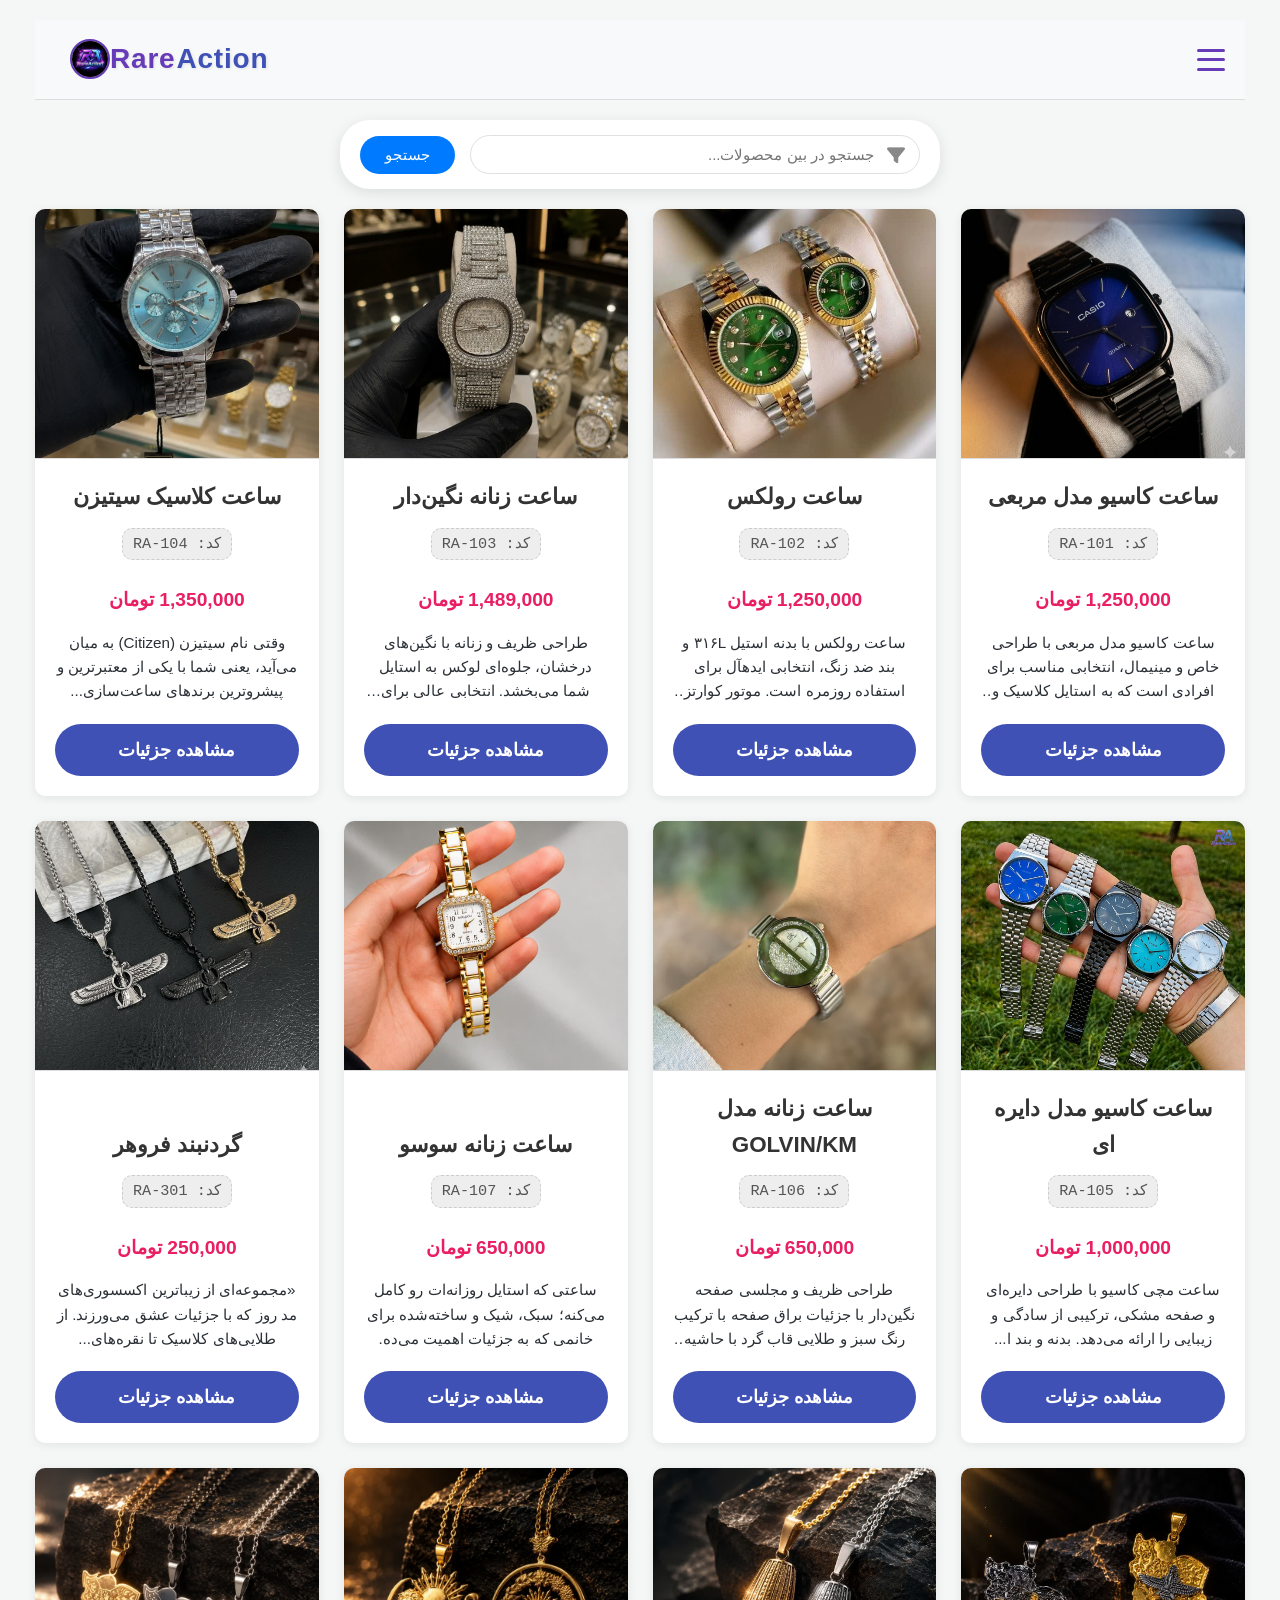
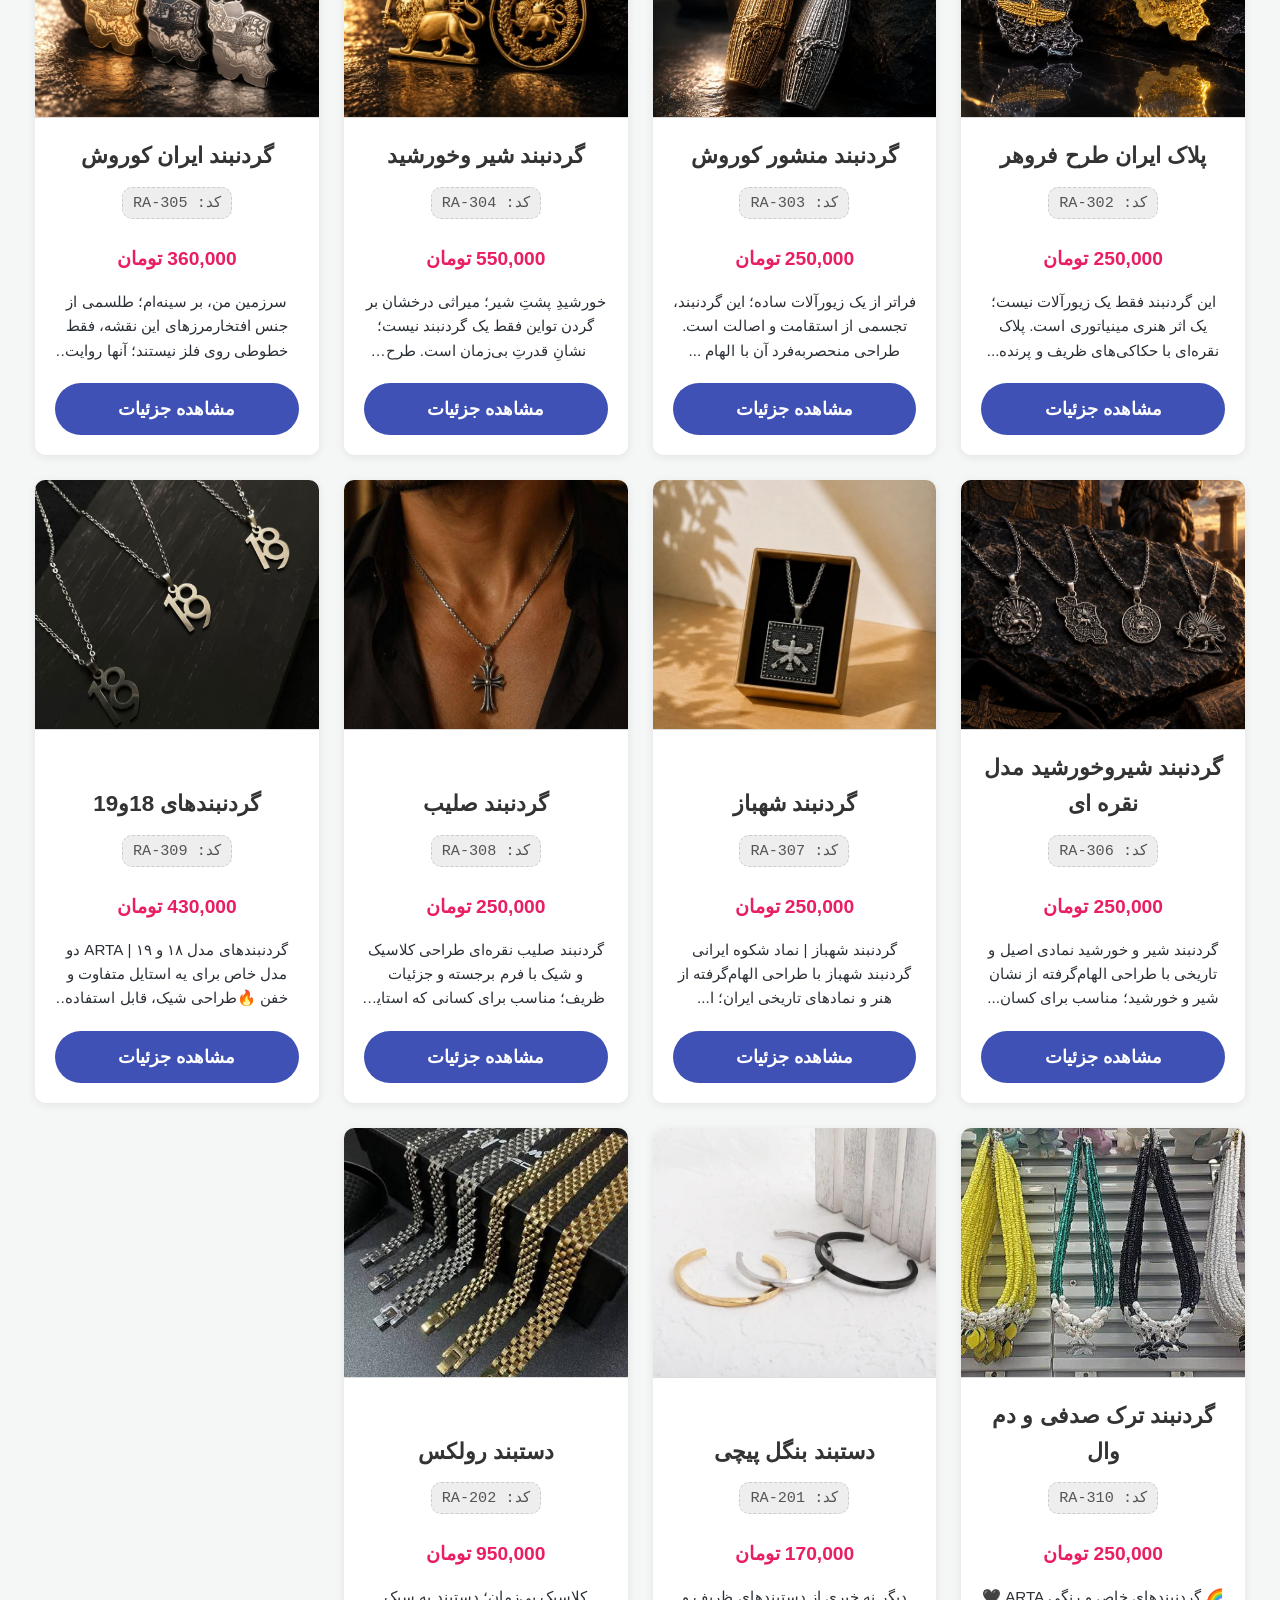
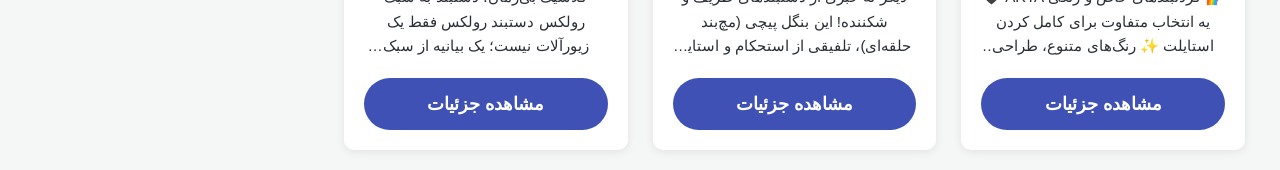
<file: search.html>
<!DOCTYPE html>
<html lang="fa" dir="rtl">
<head>
    <meta charset="UTF-8">
    <meta name="viewport" content="width=device-width, initial-scale=1.0">
    <title>جستجوی محصولات</title>
    <link rel="stylesheet" href="style.css">
    <link rel="stylesheet" href="products.css">
    <style>
        /* Font Awesome for icons */
        @import url('https://cdnjs.cloudflare.com/ajax/libs/font-awesome/6.0.0/css/all.min.css');

        body {
            font-family: 'Tahoma', sans-serif;
            background-color: #f4f7f6;
            margin: 0;
            padding: 20px;
            color: #333;
        }

        /* --- Search Container Styles --- */
        .search-container {
            background-color: #ffffff;
            padding: 15px 20px;
            border-radius: 30px;
            box-shadow: 0 4px 15px rgba(0, 0, 0, 0.1);
            display: flex;
            align-items: center;
            justify-content: center;
            max-width: 600px;
            margin: 20px auto;
            position: relative;
            flex-wrap: wrap;
        }

        .search-box {
            display: flex;
            align-items: center;
            flex-grow: 1;
            position: relative;
            margin-left: 15px;
        }

        .search-input {
            flex-grow: 1;
            padding: 10px 45px 10px 15px;
            border: 1px solid #e0e0e0;
            border-radius: 25px;
            font-size: 15px;
            outline: none;
            transition: border-color 0.3s ease, box-shadow 0.3s ease;
        }

        .search-input:focus {
            border-color: #007bff;
            box-shadow: 0 0 5px rgba(0, 123, 255, 0.25);
        }

        .filter-icon {
            position: absolute;
            right: 15px;
            top: 50%;
            transform: translateY(-50%);
            font-size: 18px;
            color: #888;
            cursor: pointer;
            transition: color 0.3s ease;
            z-index: 10;
        }

        .filter-icon:hover {
            color: #007bff;
        }

        .filter-menu {
            display: none;
            position: absolute;
            top: calc(100% + 10px);
            right: 0;
            background-color: #fff;
            border: 1px solid #ddd;
            border-radius: 8px;
            box-shadow: 0 4px 15px rgba(0, 0, 0, 0.15);
            padding: 15px;
            min-width: 280px;
            z-index: 1001;
            box-sizing: border-box;
        }

        .filter-menu.active {
            display: block;
        }

        .filter-menu h4 {
            margin: 0 0 15px 0;
            color: #555;
            font-size: 16px;
        }

        .price-filter {
            margin-bottom: 15px;
        }

        .price-range-slider {
            width: 100%;
            margin-bottom: 10px;
            cursor: pointer;
        }

        .price-values {
            display: flex;
            justify-content: space-between;
            font-size: 13px;
            color: #777;
            margin-top: 5px;
        }

        .apply-filters-button {
            background-color: #28a745;
            color: white;
            border: none;
            padding: 8px 15px;
            border-radius: 5px;
            cursor: pointer;
            font-size: 14px;
            transition: background-color 0.3s ease;
            width: 100%;
        }

        .apply-filters-button:hover {
            background-color: #218838;
        }

        /* --- Search Button Styles --- */
        .search-button {
            background-color: #007bff;
            color: white;
            border: none;
            padding: 10px 25px;
            border-radius: 25px;
            cursor: pointer;
            font-size: 15px;
            transition: background-color 0.3s ease;
            white-space: nowrap;
        }

        .search-button:hover {
            background-color: #0056b3;
        }

        /* --- Search Suggestions --- */
        .search-suggestions {
            position: absolute;
            top: calc(100% + 5px);
            left: 0;
            right: 0;
            background-color: #fff;
            border: 1px solid #ddd;
            border-radius: 8px;
            box-shadow: 0 4px 10px rgba(0, 0, 0, 0.1);
            z-index: 1000;
            max-height: 200px;
            overflow-y: auto;
            display: none;
        }

        .search-suggestions.active {
            display: block;
        }

        .suggestion-item {
            padding: 10px 15px;
            cursor: pointer;
            border-bottom: 1px solid #eee;
            transition: background-color 0.2s ease;
        }

        .suggestion-item:last-child {
            border-bottom: none;
        }

        .suggestion-item:hover {
            background-color: #f0f0f0;
        }

        .products-grid {
            display: grid;
            grid-template-columns: repeat(auto-fill, minmax(280px, 1fr));
            gap: 25px;
            margin-top: 20px;
        }

        .product-card {
            background-color: #ffffff;
            border-radius: 10px;
            box-shadow: 0 2px 10px rgba(0, 0, 0, 0.08);
            overflow: hidden;
            display: flex;
            flex-direction: column;
            transition: transform 0.3s ease, box-shadow 0.3s ease;
            opacity: 0;
            transform: translateY(20px);
            animation: fadeInUp 0.5s ease forwards;
        }

        @keyframes fadeInUp {
            from {
                opacity: 0;
                transform: translateY(20px);
            }
            to {
                opacity: 1;
                transform: translateY(0);
            }
        }

        .product-card:hover {
            transform: translateY(-5px);
            box-shadow: 0 8px 20px rgba(0, 0, 0, 0.15);
        }

        .product-image {
            width: 100%;
            height: 200px;
            object-fit: cover;
        }

        .product-info {
           padding: 20px;
        }

        .product-name {
             font-size: 1.4em;
            font-weight: 600;
            color: var(--text-dark);
            margin-bottom: 10px;
        }

        .product-code {
             font-size: 0.95em;
            background: #eee;
            padding: 3px 10px;
            border-radius: 10px;
            margin-bottom: 15px;
            display: inline-block;
            color: #555;
        }

        .product-price {
            font-size: 1.2em;
            font-weight: bold;
            color: var(--accent-pink); /* رنگ صورتی برای قیمت */
            margin-bottom: 15px;
        }

        .product-description {
           font-size: 0.95em;
            color:rgb(43, 48, 54);
            line-height: 1.6;
            margin-bottom: 20px;
            /* نمایش حداکثر 3 خط با ... */
            display: -webkit-box;
            -webkit-line-clamp: 3;
            -webkit-box-orient: vertical;
            line-clamp: 3;
            overflow: hidden;
            text-overflow: ellipsis;
        }

        .details-button {
            display: block; /* برای اینکه دکمه عرض کامل بگیرد */
            width: 100%;
            padding: 12px 20px;
            background-color: var(--secondary-blue); /* رنگ آبی */
            color: white;
            border: none;
            border-radius: 30px; /* شکل کپسولی */
            font-size: 1.1em;
            font-weight: 600;
            cursor: pointer;
            transition: background-color 0.3s ease, transform 0.3s ease;
            text-decoration: none; /* حذف خط زیر لینک */
        }

        .details-button:hover {
             background-color: #1976d2; /* آبی تیره‌تر */
            transform: translateY(-3px);
        }

        .no-results {
            text-align: center;
            font-size: 18px;
            color: #888;
            margin-top: 50px;
            display: none;
        }

        /* Responsive adjustments */
        @media (max-width: 768px) {
            .search-container {
                width: 95%;
                max-width: 100%;
                padding: 10px;
                flex-wrap: nowrap;
            }

            .search-box {
                width: 78%;
                position: relative;
            }

            .search-input {
                font-size: clamp(12px, 3vw, 16px);
                padding: 10px 40px 10px 15px;
            }

            .filter-icon {
                font-size: clamp(16px, 4vw, 20px);
                right: 12px;
                display: block;
                position: absolute;
                top: 50%;
                transform: translateY(-50%);
                z-index: 1;
            }

            .search-button {
                width: 20%;
                font-size: clamp(12px, 3vw, 16px);
                padding: 10px;
            }

            .filter-menu {
                width: calc(100% - 20px);
                right: 10px;
                min-width: auto;
            }
        }

        @media (max-width: 480px) {
            .search-container {
                flex-wrap: nowrap;
                align-items: center;
                justify-content: center;
            }

            .search-box {
                width: 72%;
                position: relative;
            }

            .search-input {
                padding: 10px 40px 10px 15px;
                width: 100%;
            }

            .filter-icon {
                right: 12px;
                top: 50%;
                transform: translateY(-50%);
            }

            .search-button {
                width: 25%;
                font-size: clamp(11px, 3vw, 14px);
                padding: 10px 5px;
            }

            .filter-menu {
                right: 5px;
                left: 5px;
                width: auto;
                min-width: unset;
            }
        }
    </style>
</head>
<body>
    <div class="site-container">

        <!-- ===== Header (بدون تغییر) ===== -->
        <header class="main-header">
            <div class="header-left">
                <div class="hamburger-menu">
                    <div class="bar"></div><div class="bar"></div><div class="bar"></div>
                </div>

                <nav class="sidebar-menu">
                    <ul>
                        <li><a href="index.html">خانه</a></li>

                        <li class="has-submenu menu-item-has-arrow">
                            <a href="#products-section">
                                محصولات
                                <span class="submenu-arrow">▼</span>
                            </a>
                            <ul class="submenu">
                                <li><a href="productswatch.html">ساعت</a></li>
                                <li><a href="productsbracelet.html">دستبند</a></li>
                                <li><a href="productsnecklace.html">گردنبند</a></li>
                            </ul>
                        </li>

                        <li><a href="support.html">پشتیبانی</a></li>
                        <li><a href="aboutus.html">درباره ما</a></li>
                        <li><a href="terms.html">سوالات متداول </a></li>
                    </ul>
                </nav>
            </div>

                        <div class="header-right">
                <!-- لوگوی سایت -->
                <div class="logo-container">
                    <span class="logo-part2">Action</span><span class="logo-part1">Rare</span>
                </div>
                <!-- عکس پروفایل (پیج) -->
                <div class="profile-picture-container">
                    <img src="images/RareAction.jpg" alt= "عکس پروفایل" class="profile-picture">
                </div>
            </div>
        </header>

    <div class="search-container">
        <div class="search-box">
            <input type="text" id="searchInput" class="search-input" placeholder="جستجو در بین محصولات...">
            <i class="fas fa-filter filter-icon" id="filterIcon"></i>
            <div class="search-suggestions" id="searchSuggestions"></div>
        </div>
        <button id="searchButton" class="search-button">جستجو</button>

        <div class="filter-menu" id="filterMenu">
            <h4>فیلتر قیمت</h4>
            <div class="price-filter">
                <input type="range" id="priceRange" class="price-range-slider" min="0" max="5000000" step="50000" value="5000000">
                <div class="price-values">
                    <span id="minPrice">0</span> تومان - <span id="maxPrice">5,000,000</span> تومان
                </div>
            </div>
            <button class="apply-filters-button" id="applyFiltersBtn">اعمال فیلتر</button>
        </div>
    </div>

    <div class="products-grid" id="productsGrid"></div>
    <div class="no-results" id="noResultsMessage">موردی یافت نشد.</div>

     <script src="script.js"></script>
    <script>
        document.addEventListener('DOMContentLoaded', () => {
    // ============================================
    // ✅ المنت‌های DOM
    // ============================================
    const searchInput = document.getElementById('searchInput');
    const searchButton = document.getElementById('searchButton');
    const searchSuggestions = document.getElementById('searchSuggestions');
    const productsGrid = document.getElementById('productsGrid');
    const filterIcon = document.getElementById('filterIcon');
    const filterMenu = document.getElementById('filterMenu');
    const priceRange = document.getElementById('priceRange');
    const minPriceDisplay = document.getElementById('minPrice');
    const maxPriceDisplay = document.getElementById('maxPrice');
    const applyFiltersBtn = document.getElementById('applyFiltersBtn');
    const noResultsMessage = document.getElementById('noResultsMessage');
    const clearSearchBtn = document.getElementById('clearSearchBtn');

    // ============================================
    // ✅ متغیرهای اصلی
    // ============================================
    let allProducts = [];
    let currentSearchTerm = '';
    let currentMaxPrice = 5000000;
    let isLoading = false;
    let searchTimeout = null; // برای تاخیر در نمایش پیشنهادات

    // ✅ لیست فایل‌های JSON
    const jsonFiles = [
        'watchesdata.json',
        'necklacesdata.json',
        'braceletsdata.json'
    ];

    // ============================================
    // ✅ توابع کمکی
    // ============================================
    function formatPrice(price) {
        return String(price).replace(/\B(?=(\d{3})+(?!\d))/g, ",");
    }

    function parsePersianPrice(priceString) {
        if (!priceString) return 0;
        const cleaned = priceString.replace(/[^\d]/g, '');
        return parseInt(cleaned, 10) || 0;
    }

    function getImageUrl(product) {
        if (product.image_urls && product.image_urls.length > 0) {
            return product.image_urls[0];
        }
        return 'https://via.placeholder.com/300x200?text=بدون+تصویر';
    }

    // تابع هایلایت کردن متن
    function highlightMatch(text, searchTerm) {
        if (!searchTerm || !text) return text;
        const regex = new RegExp(`(${searchTerm.replace(/[.*+?^${}()|[\]\\]/g, '\\$&')})`, 'gi');
        return text.replace(regex, '<mark class="highlight">$1</mark>');
    }

    // ============================================
    // ✅ لود کردن چند فایل JSON
    // ============================================
    async function loadAllProducts() {
        if (isLoading) return;
        isLoading = true;

        try {
            const allProductsData = [];
            
            const promises = jsonFiles.map(url => 
                fetch(url)
                    .then(response => {
                        if (!response.ok) {
                            console.warn(`⚠️ فایل ${url} پیدا نشد`);
                            return null;
                        }
                        return response.json();
                    })
                    .catch(error => {
                        console.warn(`⚠️ خطا در لود ${url}:`, error);
                        return null;
                    })
            );
            
            const results = await Promise.all(promises);
            
            results.forEach(data => {
                if (data) {
                    if (Array.isArray(data)) {
                        allProductsData.push(...data);
                    } else {
                        allProductsData.push(data);
                    }
                }
            });
            
            console.log(`✅ ${allProductsData.length} محصول از ${jsonFiles.length} فایل لود شد`);
            return allProductsData;
            
        } catch (error) {
            console.error('❌ خطا در لود فایل‌ها:', error);
            return [];
        } finally {
            isLoading = false;
        }
    }

    // ============================================
    // ✅ نمایش محصولات
    // ============================================
    function displayProducts(products) {
        productsGrid.innerHTML = '';
        
        if (!products || products.length === 0) {
            noResultsMessage.style.display = 'block';
            return;
        }
        
        noResultsMessage.style.display = 'none';
        
        products.forEach((product, index) => {
            const priceNumeric = parsePersianPrice(product.price);
            
            if (priceNumeric > currentMaxPrice) return;
            
            const productCard = document.createElement('div');
            productCard.className = 'product-card';
            productCard.style.animationDelay = (index * 0.05) + 's';
            
            const imageUrl = getImageUrl(product);
            const description = product.description || 'توضیحاتی برای این محصول موجود نیست.';
            const shortDesc = description.length > 100 ? description.substring(0, 100) + '...' : description;
            
            productCard.innerHTML = `
                <img src="${imageUrl}" 
                     alt="${product.name}" 
                     class="product-image" 
                     loading="lazy"
                     onerror="this.src='https://via.placeholder.com/300x200?text=بدون+تصویر'">
                <div class="product-info">
                    <h3 class="product-name">${product.name}</h3>
                    <span class="product-code">کد: ${product.product_code || 'نامشخص'}</span>
                    <p class="product-price">${product.price || 'قیمت نامشخص'}</p>
                    <p class="product-description">${shortDesc}</p>
                    <a href="watches.html?id=${product.id}" class="details-button">مشاهده جزئیات</a>
                </div>
            `;
            productsGrid.appendChild(productCard);
        });
        
        if (productsGrid.children.length === 0) {
            noResultsMessage.style.display = 'block';
        }
    }

    // ============================================
    // ✅ فیلتر و جستجو
    // ============================================
    function filterAndDisplayProducts() {
        if (allProducts.length === 0) {
            productsGrid.innerHTML = '<p style="text-align: center; padding: 50px; color: #666;">در حال بارگذاری محصولات...</p>';
            return;
        }
        
        const filteredProducts = allProducts.filter(product => {
            const searchTermMatch = currentSearchTerm === '' || 
                product.name?.toLowerCase().includes(currentSearchTerm) ||
                product.product_code?.toLowerCase().includes(currentSearchTerm) ||
                (product.keywords && product.keywords.some(k => 
                    k.toLowerCase().includes(currentSearchTerm)
                ));
            
            const priceNumeric = parsePersianPrice(product.price);
            const priceMatch = priceNumeric <= currentMaxPrice;
            
            return searchTermMatch && priceMatch;
        });
        
        displayProducts(filteredProducts);
        
        const url = new URL(window.location);
        if (currentSearchTerm) {
            url.searchParams.set('q', currentSearchTerm);
        } else {
            url.searchParams.delete('q');
        }
        window.history.pushState({}, '', url);
    }

    // ============================================
    // ✅ جستجو
    // ============================================
    function performSearch(term) {
        currentSearchTerm = term.toLowerCase().trim();
        filterAndDisplayProducts();
        searchSuggestions.classList.remove('active');
    }

    // ============================================
    // ✅ پیشنهادات جستجو (پیشرفته)
    // ============================================
    function generateSuggestions(term) {
        if (!term || term.length < 1 || allProducts.length === 0) return [];
        
        const uniqueSuggestions = new Set();
        const lowerCaseTerm = term.toLowerCase();
        
        allProducts.forEach(product => {
            if (product.name && product.name.toLowerCase().includes(lowerCaseTerm)) {
                uniqueSuggestions.add(product.name);
            }
            if (product.product_code && product.product_code.toLowerCase().includes(lowerCaseTerm)) {
                uniqueSuggestions.add(`کد: ${product.product_code}`);
            }
            if (product.keywords && Array.isArray(product.keywords)) {
                product.keywords.forEach(keyword => {
                    if (keyword.toLowerCase().includes(lowerCaseTerm)) {
                        uniqueSuggestions.add(keyword);
                    }
                });
            }
        });
        
        return Array.from(uniqueSuggestions).slice(0, 7);
    }

    function displaySuggestions(suggestions, searchTerm) {
        searchSuggestions.innerHTML = '';
        
        if (suggestions.length > 0) {
            // اضافه کردن عبارت جستجو به عنوان پیشنهاد اول
            if (searchTerm && searchTerm.trim()) {
                const searchItem = document.createElement('div');
                searchItem.className = 'suggestion-item suggestion-search';
                searchItem.innerHTML = `🔍 جستجو برای "<strong>${searchTerm}</strong>"`;
                searchItem.addEventListener('click', () => {
                    searchInput.value = searchTerm;
                    searchSuggestions.classList.remove('active');
                    performSearch(searchTerm);
                });
                searchSuggestions.appendChild(searchItem);
            }
            
            // جداساز
            if (searchTerm && searchTerm.trim() && suggestions.length > 0) {
                const divider = document.createElement('div');
                divider.className = 'suggestion-divider';
                divider.textContent = 'پیشنهادات';
                searchSuggestions.appendChild(divider);
            }
            
            // نمایش پیشنهادات با هایلایت
            suggestions.forEach(suggestion => {
                const item = document.createElement('div');
                item.className = 'suggestion-item';
                
                // هایلایت کردن عبارت جستجو در پیشنهادات
                const highlightedText = highlightMatch(suggestion, searchTerm);
                item.innerHTML = highlightedText;
                
                item.addEventListener('click', () => {
                    searchInput.value = suggestion;
                    searchSuggestions.classList.remove('active');
                    performSearch(suggestion);
                });
                searchSuggestions.appendChild(item);
            });
            
            searchSuggestions.classList.add('active');
        } else {
            // اگر پیشنهادی وجود نداشت
            if (searchTerm && searchTerm.trim().length >= 2) {
                const noResult = document.createElement('div');
                noResult.className = 'suggestion-item no-result';
                noResult.textContent = '❌ نتیجه‌ای برای جستجوی شما یافت نشد';
                searchSuggestions.appendChild(noResult);
                searchSuggestions.classList.add('active');
            } else {
                searchSuggestions.classList.remove('active');
            }
        }
    }

    // ============================================
    // ✅ Event Listeners
    // ============================================
    
    // جستجو با تایپ (با تاخیر)
    searchInput.addEventListener('input', () => {
        clearTimeout(searchTimeout);
        
        const term = searchInput.value.trim();
        
        searchTimeout = setTimeout(() => {
            if (term.length >= 1 && allProducts.length > 0) {
                const suggestions = generateSuggestions(term);
                displaySuggestions(suggestions, term);
            } else {
                searchSuggestions.classList.remove('active');
                if (currentSearchTerm !== '') {
                    currentSearchTerm = '';
                    filterAndDisplayProducts();
                }
            }
        }, 300);
    });

    // جستجو با Enter
    searchInput.addEventListener('keypress', (e) => {
        if (e.key === 'Enter') {
            e.preventDefault();
            const term = searchInput.value.trim();
            if (term) {
                performSearch(term);
                searchSuggestions.classList.remove('active');
            }
        }
    });

    // فوکوس برای نمایش پیشنهادات
    searchInput.addEventListener('focus', () => {
        const term = searchInput.value.trim();
        if (term.length >= 1 && allProducts.length > 0) {
            const suggestions = generateSuggestions(term);
            displaySuggestions(suggestions, term);
        }
    });

    // خروج از فوکوس با تاخیر
    searchInput.addEventListener('blur', () => {
        setTimeout(() => {
            searchSuggestions.classList.remove('active');
        }, 200);
    });

    // جستجو با کلیک دکمه
    searchButton.addEventListener('click', () => {
        const term = searchInput.value.trim();
        performSearch(term);
        searchSuggestions.classList.remove('active');
    });

    // پاک کردن جستجو
    if (clearSearchBtn) {
        clearSearchBtn.addEventListener('click', () => {
            searchInput.value = '';
            currentSearchTerm = '';
            filterAndDisplayProducts();
            searchSuggestions.classList.remove('active');
            searchInput.focus();
        });
    }

    // ============================================
    // ✅ فیلتر قیمت
    // ============================================
    filterIcon?.addEventListener('click', (e) => {
        e.stopPropagation();
        filterMenu.classList.toggle('active');
    });

    priceRange?.addEventListener('input', (e) => {
        currentMaxPrice = parseInt(e.target.value, 10);
        if (minPriceDisplay) minPriceDisplay.textContent = formatPrice(0);
        if (maxPriceDisplay) maxPriceDisplay.textContent = formatPrice(currentMaxPrice);
    });

    applyFiltersBtn?.addEventListener('click', () => {
        filterAndDisplayProducts();
        filterMenu.classList.remove('active');
    });

    // ============================================
    // ✅ بستن منوها با کلیک خارج
    // ============================================
    document.addEventListener('click', (e) => {
        if (searchSuggestions && !searchSuggestions.contains(e.target) && !searchInput.contains(e.target)) {
            searchSuggestions.classList.remove('active');
        }
        if (filterMenu && !filterMenu.contains(e.target) && !filterIcon.contains(e.target)) {
            filterMenu.classList.remove('active');
        }
    });

    // ============================================
    // ✅ کلید ESC برای بستن پیشنهادات
    // ============================================
    document.addEventListener('keydown', (e) => {
        if (e.key === 'Escape' && searchSuggestions) {
            searchSuggestions.classList.remove('active');
            searchInput.blur();
        }
    });

    // ============================================
    // ✅ مقداردهی اولیه
    // ============================================
    async function init() {
        productsGrid.innerHTML = `
            <div style="text-align: center; padding: 50px; grid-column: 1 / -1;">
                <div class="loading-spinner"></div>
                <p style="color: #666; margin-top: 15px;">در حال بارگذاری محصولات...</p>
            </div>
        `;
        
        allProducts = await loadAllProducts();
        
        if (priceRange) {
            const maxPrice = Math.max(...allProducts.map(p => parsePersianPrice(p.price)), 1000000);
            currentMaxPrice = maxPrice;
            priceRange.max = maxPrice;
            priceRange.value = maxPrice;
            if (maxPriceDisplay) maxPriceDisplay.textContent = formatPrice(maxPrice);
        }
        
        const urlParams = new URLSearchParams(window.location.search);
        const initialQuery = urlParams.get('q');
        if (initialQuery) {
            searchInput.value = initialQuery;
            currentSearchTerm = initialQuery.toLowerCase();
        }
        
        filterAndDisplayProducts();
    }

    init();
});
    </script>
</body>
</html>
</file>
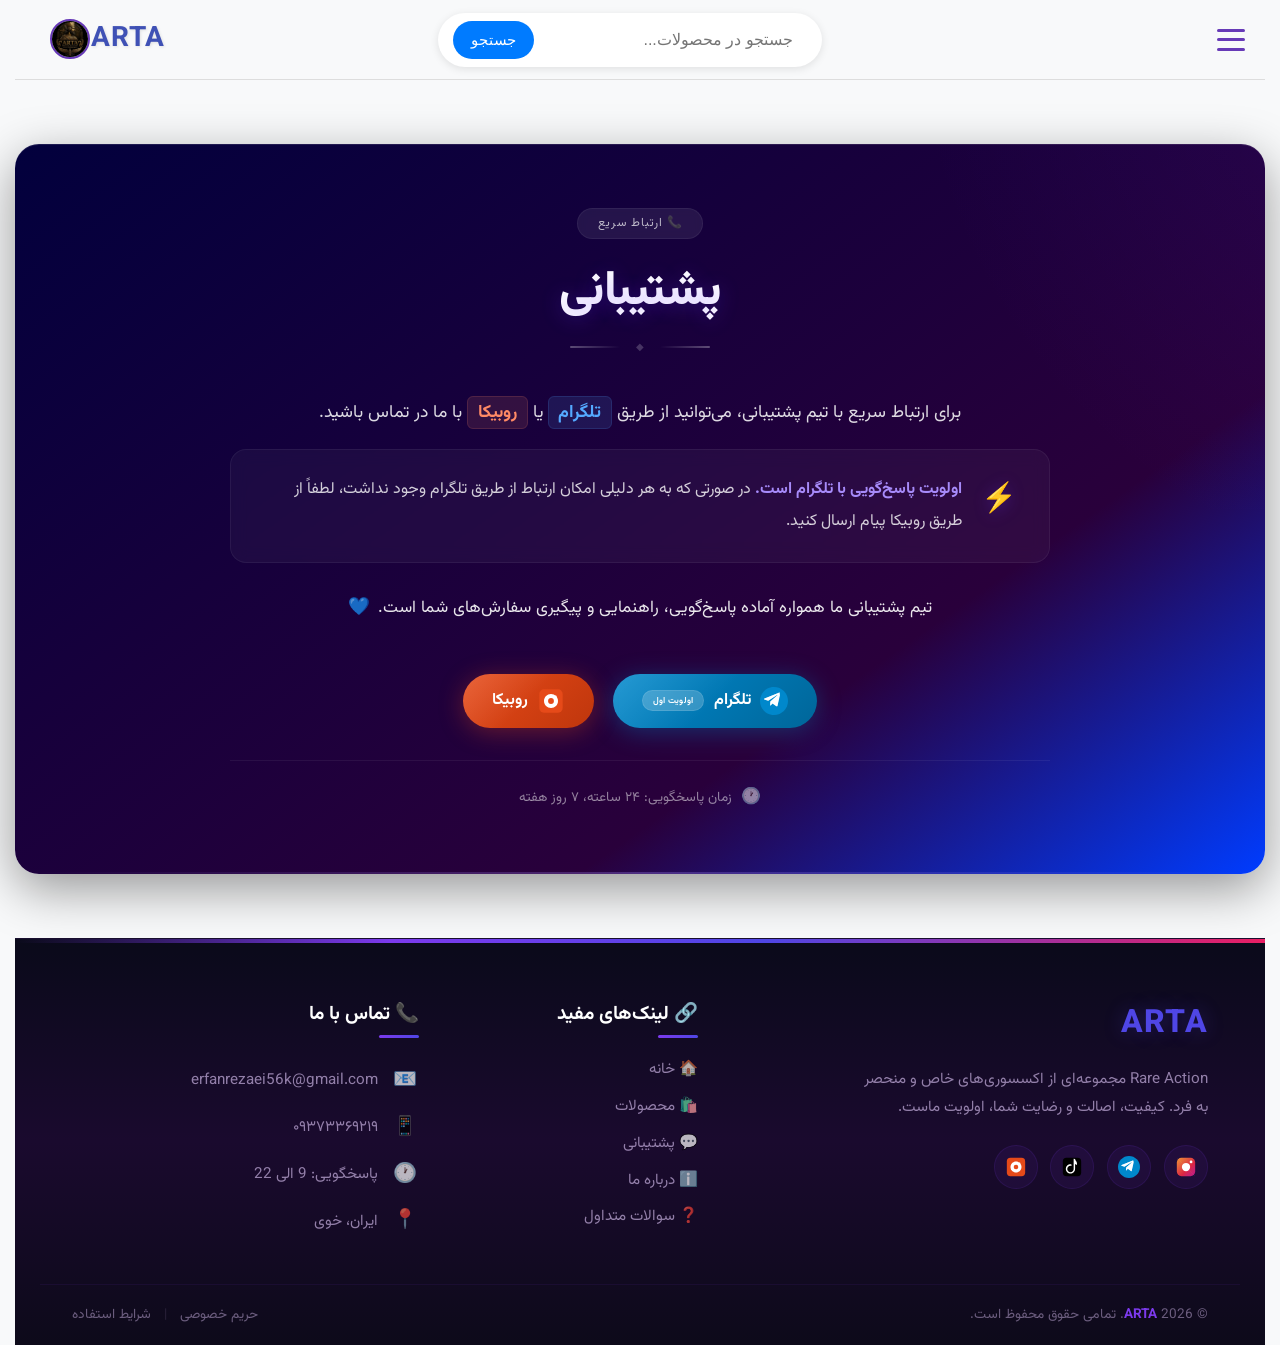
<file: support.html>
<!DOCTYPE html>
<html lang="fa" dir="rtl">
<head>
    <meta charset="UTF-8">
    <meta name="viewport" content="width=device-width, initial-scale=1.0">
    <title>ARTA - پشتیبانی </title>
    <link rel="stylesheet" href="style.css">
    <link rel="stylesheet" href="products.css">
    <!-- فونت وزیر -->
    <link rel="preconnect" href="https://fonts.googleapis.com">
    <link rel="preconnect" href="https://fonts.gstatic.com" crossorigin>
    <link href="https://fonts.googleapis.com/css2?family=Vazirmatn:wght@100..900&display=swap" rel="stylesheet">

<style>
    /* --- Support Section --- */
.support-section {
    padding: 4rem 1.5rem;
    margin: 4rem 0;
    border-radius: 24px;
    background: linear-gradient(145deg, rgb(2, 0, 61) 0%, rgb(41, 0, 59) 70%, rgb(0, 60, 255) 100%);
    color: var(--text-light);
    box-shadow: 0 15px 50px rgba(0, 0, 0, 0.4), inset 0 1px 0 rgba(255, 255, 255, 0.1);
    position: relative;
    overflow: hidden;
    direction: rtl;
}

/* افکت نوردهی پس‌زمینه */
.support-section::before {
    content: '';
    position: absolute;
    top: -50%;
    right: -50%;
    width: 100%;
    height: 100%;
    background: radial-gradient(circle at 70% 30%, rgba(100, 50, 255, 0.12) 0%, transparent 60%);
    pointer-events: none;
}

.support-section::after {
    content: '';
    position: absolute;
    bottom: 0;
    left: 0;
    right: 0;
    height: 2px;
    background: linear-gradient(90deg, transparent, rgba(167, 139, 250, 0.3), transparent);
    pointer-events: none;
}

/* کانتینر اصلی */
.support-container {
    max-width: 820px;
    margin: 0 auto;
    position: relative;
    z-index: 1;
}

/* هدر بخش */
.support-header {
    text-align: center;
    margin-bottom: 2.5rem;
}

.support-badge {
    display: inline-block;
    background: rgba(255, 255, 255, 0.08);
    backdrop-filter: blur(4px);
    padding: 0.3rem 1.2rem;
    border-radius: 50px;
    font-size: 0.75rem;
    letter-spacing: 1px;
    color: rgba(255, 255, 255, 0.7);
    border: 1px solid rgba(255, 255, 255, 0.06);
    margin-bottom: 1rem;
}

.support-header h2 {
    font-size: 3rem;
    font-weight: 800;
    margin: 0 0 0.5rem 0;
    color: #ffffff;
    text-shadow: 0 2px 20px rgba(100, 50, 255, 0.3);
    letter-spacing: -0.5px;
    background: linear-gradient(135deg, #ffffff 60%, rgba(180, 150, 255, 0.9));
    -webkit-background-clip: text;
    -webkit-text-fill-color: transparent;
    background-clip: text;
}

/* جداکننده تزئینی */
.support-divider {
    display: flex;
    align-items: center;
    justify-content: center;
    gap: 1rem;
    margin-top: 0.5rem;
}

.support-divider span:first-child,
.support-divider span:last-child {
    width: 50px;
    height: 2px;
    background: linear-gradient(90deg, transparent, rgba(255, 255, 255, 0.3));
    border-radius: 2px;
}

.support-divider span:last-child {
    background: linear-gradient(90deg, rgba(255, 255, 255, 0.3), transparent);
}

.support-divider span:not(:first-child):not(:last-child) {
    color: rgba(255, 255, 255, 0.2);
    font-size: 0.6rem;
}

/* متن‌ها */
.support-text-wrapper {
    display: flex;
    flex-direction: column;
    gap: 1.2rem;
    margin-bottom: 2.5rem;
}

.support-text {
    font-size: 1.1rem;
    line-height: 2;
    text-align: center;
    margin: 0;
    color: rgba(255, 255, 255, 0.85);
}

.support-text.secondary {
    font-size: 1rem;
    line-height: 2;
    text-align: right;
    color: rgba(255, 255, 255, 0.8);
}

.support-text.tertiary {
    font-size: 1.05rem;
    font-weight: 400;
    color: rgba(255, 255, 255, 0.9);
    padding: 0.5rem;
}

/* هایلایت‌ها */
.highlight-telegram {
    color: #54A9FF;
    font-weight: 700;
    background: rgba(84, 169, 255, 0.12);
    padding: 0.1rem 0.6rem;
    border-radius: 6px;
    border: 1px solid rgba(84, 169, 255, 0.15);
}

.highlight-rubika {
    color: #FF8A65;
    font-weight: 700;
    background: rgba(255, 138, 101, 0.12);
    padding: 0.1rem 0.6rem;
    border-radius: 6px;
    border: 1px solid rgba(255, 138, 101, 0.15);
}

/* باکس اطلاعات */
.support-info-box {
    background: rgba(255, 255, 255, 0.04);
    backdrop-filter: blur(8px);
    border: 1px solid rgba(255, 255, 255, 0.06);
    border-radius: 16px;
    padding: 1.5rem 2rem;
    display: flex;
    align-items: flex-start;
    gap: 1.2rem;
    transition: all 0.3s ease;
}

.support-info-box:hover {
    background: rgba(255, 255, 255, 0.07);
    border-color: rgba(167, 139, 250, 0.2);
}

.info-icon {
    font-size: 1.8rem;
    flex-shrink: 0;
    margin-top: 0.2rem;
}

.support-info-box .support-text {
    margin: 0;
    text-align: right;
}

.support-info-box strong {
    color: #a78bfa;
}

/* قلب */
.support-heart {
    display: inline-block;
    font-size: 1.1rem;
    animation: pulse-heart 2s ease-in-out infinite;
    margin-right: 0.2rem;
}

/* دکمه‌ها */
.support-buttons {
    display: flex;
    justify-content: center;
    align-items: center;
    gap: 1.2rem;
    flex-wrap: wrap;
    margin-bottom: 2rem;
}

.support-btn {
    display: inline-flex;
    align-items: center;
    gap: 0.6rem;
    padding: 0.8rem 1.8rem;
    border-radius: 60px;
    text-decoration: none;
    color: white;
    font-weight: 700;
    font-size: 1rem;
    transition: all 0.3s cubic-bezier(0.4, 0, 0.2, 1);
    box-shadow: 0 4px 20px rgba(0, 0, 0, 0.3);
    border: none;
    cursor: pointer;
    position: relative;
    overflow: hidden;
}

/* افکت شیشه‌ای روی دکمه‌ها */
.support-btn::before {
    content: '';
    position: absolute;
    top: 0;
    left: 0;
    right: 0;
    bottom: 0;
    background: linear-gradient(135deg, rgba(255, 255, 255, 0.15) 0%, transparent 50%);
    pointer-events: none;
}

/* آیکون دکمه */
.btn-icon {
    width: 28px;
    height: 28px;
    flex-shrink: 0;
    display: block;
}

/* تلگرام */
.telegram-btn {
    background: linear-gradient(135deg, #0088cc, #006699);
    box-shadow: 0 4px 25px rgba(0, 136, 204, 0.35);
}

.telegram-btn:hover {
    transform: translateY(-3px) scale(1.02);
    box-shadow: 0 8px 35px rgba(0, 136, 204, 0.5);
}

/* روبیکا */
.rubika-btn {
    background: linear-gradient(135deg, #E64A19, #BF360C);
    box-shadow: 0 4px 25px rgba(230, 74, 25, 0.35);
}

.rubika-btn:hover {
    transform: translateY(-3px) scale(1.02);
    box-shadow: 0 8px 35px rgba(230, 74, 25, 0.5);
}

/* نشان دکمه */
.btn-badge {
    font-size: 0.55rem;
    background: rgba(255, 255, 255, 0.2);
    padding: 0.15rem 0.6rem;
    border-radius: 50px;
    font-weight: 600;
    letter-spacing: 0.3px;
    backdrop-filter: blur(4px);
    border: 1px solid rgba(255, 255, 255, 0.1);
}

/* فوتر */
.support-footer {
    text-align: center;
    padding-top: 1.5rem;
    border-top: 1px solid rgba(255, 255, 255, 0.06);
    display: flex;
    align-items: center;
    justify-content: center;
    gap: 0.6rem;
    font-size: 0.85rem;
    color: rgba(255, 255, 255, 0.5);
}

.footer-icon {
    font-size: 1rem;
}

/* انیمیشن قلب */
@keyframes pulse-heart {
    0%, 100% { transform: scale(1); }
    50% { transform: scale(1.15); }
}

/* ریسپانسیو */
@media (max-width: 768px) {
    .support-section {
        padding: 2.5rem 1rem;
        border-radius: 16px;
    }

    .support-header h2 {
        font-size: 2.2rem;
    }

    .support-text {
        font-size: 1rem;
        line-height: 1.8;
    }

    .support-text.secondary {
        font-size: 0.95rem;
    }

    .support-text.tertiary {
        font-size: 0.95rem;
    }

    .support-info-box {
        padding: 1.2rem 1.2rem;
        flex-direction: column;
        align-items: center;
        gap: 0.8rem;
    }

    .support-info-box .support-text {
        text-align: center;
    }

    .support-buttons {
        gap: 1rem;
    }

    .support-btn {
        padding: 0.7rem 1.4rem;
        font-size: 0.9rem;
        width: 100%;
        justify-content: center;
    }

    .btn-icon {
        width: 24px;
        height: 24px;
    }

    .btn-badge {
        display: none;
    }

    .support-divider span:first-child,
    .support-divider span:last-child {
        width: 30px;
    }

    .support-footer {
        font-size: 0.75rem;
        flex-wrap: wrap;
    }
}

@media (max-width: 480px) {
    .support-header h2 {
        font-size: 1.8rem;
    }

    .support-badge {
        font-size: 0.65rem;
        padding: 0.2rem 1rem;
    }

    .support-text {
        font-size: 0.9rem;
        line-height: 1.7;
    }

    .support-text.secondary {
        font-size: 0.85rem;
    }

    .support-btn {
        padding: 0.6rem 1.2rem;
        font-size: 0.85rem;
        gap: 0.5rem;
    }

    .btn-icon {
        width: 20px;
        height: 20px;
    }

    .support-info-box {
        padding: 1rem 1rem;
    }
}

</style>
</head>

<body>
    <div class="site-container">

        <!-- ===== Header (بدون تغییر) ===== -->
        <header class="main-header">
            <div class="header-left">
                <div class="hamburger-menu">
                    <div class="bar"></div><div class="bar"></div><div class="bar"></div>
                </div>

                <nav class="sidebar-menu">
                    <ul>
                        <li><a href="index.html">خانه</a></li>

                        <li class="has-submenu menu-item-has-arrow">
                            <a href="#products-section">
                                محصولات
                                <span class="submenu-arrow">▼</span>
                            </a>
                            <ul class="submenu">
                                <li><a href="productswatch.html">ساعت</a></li>
                                <li><a href="productsbracelet.html">دستبند</a></li>
                                <li><a href="productsnecklace.html">گردنبند</a></li>
                            </ul>
                        </li>

                        <li><a href="support.html">پشتیبانی</a></li>
                        <li><a href="aboutus.html">درباره ما</a></li>
                        <li><a href="terms.html">سوالات متداول </a></li>
                    </ul>
                </nav>
            </div>

         <div class="header-center">
    <div class="universal-search-container">
        <input type="text" id="universalSearchInput" class="universal-search-input" placeholder="جستجو در محصولات...">
        <div id="universalSearchSuggestions" class="universal-search-suggestions"></div>
        <button id="universalSearchButton" class="universal-search-button">جستجو</button>
    </div>
</div>
                        <div class="header-right">
                <!-- لوگوی سایت -->
                <div class="logo-container">
                    <span class="logo-part2">ARTA</span>
                </div>
                <!-- عکس پروفایل (پیج) -->
                <div class="profile-picture-container">
                    <img src="images/ARTA.jpg" alt= "عکس پروفایل" class="profile-picture">
                </div>
            </div>
        </header>

        <section class="support-section">
    <div class="support-container">
        <!-- هدر بخش -->
        <div class="support-header">
            <span class="support-badge">📞 ارتباط سریع</span>
            <h2>پشتیبانی</h2>
            <div class="support-divider">
                <span></span>
                <span>◆</span>
                <span></span>
            </div>
        </div>

        <!-- متن اصلی -->
        <div class="support-text-wrapper">
            <p class="support-text">
                برای ارتباط سریع با تیم پشتیبانی، می‌توانید از طریق 
                <strong class="highlight-telegram">تلگرام</strong> یا 
                <strong class="highlight-rubika">روبیکا</strong> با ما در تماس باشید.
            </p>
            <div class="support-info-box">
                <span class="info-icon">⚡</span>
                <p class="support-text secondary">
                    <strong>اولویت پاسخ‌گویی با تلگرام است.</strong> در صورتی که به هر دلیلی امکان ارتباط از طریق تلگرام وجود نداشت، لطفاً از طریق روبیکا پیام ارسال کنید.
                </p>
            </div>
            <p class="support-text tertiary">
                تیم پشتیبانی ما همواره آماده پاسخ‌گویی، راهنمایی و پیگیری سفارش‌های شما است.
                <span class="support-heart">💙</span>
            </p>
        </div>

        <!-- دکمه‌ها -->
        <div class="support-buttons">
            <!-- تلگرام (اولویت اول) -->
            <a href="https://t.me/rareaction_20261" class="support-btn telegram-btn" target="_blank">
                <svg class="btn-icon" viewBox="0 0 24 24" fill="none" xmlns="http://www.w3.org/2000/svg">
                    <path d="M12 0C5.373 0 0 5.373 0 12C0 18.627 5.373 24 12 24C18.627 24 24 18.627 24 12C24 5.373 18.627 0 12 0Z" fill="#0088CC"/>
                    <path d="M17.0806 7.05116L15.0006 16.0292C14.8726 16.5722 14.5046 16.7422 14.0486 16.4752L10.7826 14.0412L9.21464 15.5542C9.07464 15.6942 8.95564 15.8122 8.68364 15.8122L8.86564 12.4842L14.9156 7.05616C15.1236 6.87316 14.8726 6.77116 14.5966 6.95316L7.05264 11.7662L3.82864 10.7152C3.29864 10.5492 3.28664 10.1882 3.94064 9.92116L16.1496 4.85616C16.5986 4.69016 16.9846 4.96016 16.8376 5.72216L17.0806 7.05116Z" fill="white"/>
                    <path d="M15.0006 16.0292C14.8726 16.5722 14.5046 16.7422 14.0486 16.4752L10.7826 14.0412L9.21464 15.5542C9.07464 15.6942 8.95564 15.8122 8.68364 15.8122L8.86564 12.4842L14.9156 7.05616C15.1236 6.87316 14.8726 6.77116 14.5966 6.95316L7.05264 11.7662L3.82864 10.7152C3.29864 10.5492 3.28664 10.1882 3.94064 9.92116L16.1496 4.85616C16.5986 4.69016 16.9846 4.96016 16.8376 5.72216L15.0006 16.0292Z" fill="white" opacity="0.5"/>
                </svg>
                تلگرام
                <span class="btn-badge">اولویت اول</span>
            </a>

            <!-- روبیکا -->
            <a href="https://rubika.ir/@RareAction_Admin" class="support-btn rubika-btn" target="_blank">
                <svg class="btn-icon" viewBox="0 0 24 24" fill="none" xmlns="http://www.w3.org/2000/svg">
                    <rect x="2" y="2" width="20" height="20" rx="4" fill="#E64A19"/>
                    <path d="M12 6C8.686 6 6 8.686 6 12C6 15.314 8.686 18 12 18C15.314 18 18 15.314 18 12C18 8.686 15.314 6 12 6Z" fill="white"/>
                    <circle cx="12" cy="12" r="2.5" fill="#E64A19"/>
                    <circle cx="16" cy="8" r="0.8" fill="white"/>
                </svg>
                روبیکا
            </a>
        </div>

        <!-- زمان پاسخگویی -->
        <div class="support-footer">
            <span class="footer-icon">🕐</span>
            <span>زمان پاسخگویی: ۲۴ ساعته، ۷ روز هفته</span>
        </div>
    </div>
</section>
        <!-- ===== Footer (بدون تغییر) ===== -->
        <footer class="main-footer">
    <div class="footer-top-bar"></div>
    
    <div class="footer-content">
        <!-- بخش درباره ما -->
        <div class="footer-section about">
            <div class="footer-logo">
                <span class="logo-part2">ARTA</span>
            </div>
            <p class="footer-description">
                Rare Action مجموعه‌ای از اکسسوری‌های خاص و منحصر به فرد. 
                کیفیت، اصالت و رضایت شما، اولویت ماست.
            </p>
            <div class="footer-social">
                <!-- اینستاگرام -->
                <a href="https://www.instagram.com/rareaction_2226?igsh=MzhqMXd0bm92NjZw" target="_blank" class="social-link" aria-label="اینستاگرام" title="اینستاگرام">
                    <svg viewBox="0 0 24 24" width="22" height="22">
                        <defs>
                            <linearGradient id="instaGradFooter" x1="0%" y1="0%" x2="100%" y2="100%">
                                <stop offset="0%" stop-color="#f09433"/>
                                <stop offset="25%" stop-color="#e6683c"/>
                                <stop offset="60%" stop-color="#dc2743"/>
                                <stop offset="75%" stop-color="#cc2366"/>
                                <stop offset="100%" stop-color="#bc1888"/>
                            </linearGradient>
                        </defs>
                        <rect x="2" y="2" width="20" height="20" rx="5" fill="url(#instaGradFooter)"/>
                        <circle cx="12" cy="12" r="4.5" fill="white"/>
                        <circle cx="17.5" cy="6.5" r="1.5" fill="white"/>
                        <path d="M2 2L22 22" stroke="white" stroke-width="0.5" opacity="0.1"/>
                    </svg>
                </a>
                
                <!-- تلگرام -->
                <a href="https://t.me/ARTA_rare" target="_blank" class="social-link" aria-label="تلگرام" title="تلگرام">
                    <svg viewBox="0 0 24 24" width="22" height="22">
                        <path d="M12 0C5.373 0 0 5.373 0 12C0 18.627 5.373 24 12 24C18.627 24 24 18.627 24 12C24 5.373 18.627 0 12 0Z" fill="#0088CC"/>
                        <path d="M17.0806 7.05116L15.0006 16.0292C14.8726 16.5722 14.5046 16.7422 14.0486 16.4752L10.7826 14.0412L9.21464 15.5542C9.07464 15.6942 8.95564 15.8122 8.68364 15.8122L8.86564 12.4842L14.9156 7.05616C15.1236 6.87316 14.8726 6.77116 14.5966 6.95316L7.05264 11.7662L3.82864 10.7152C3.29864 10.5492 3.28664 10.1882 3.94064 9.92116L16.1496 4.85616C16.5986 4.69016 16.9846 4.96016 16.8376 5.72216L17.0806 7.05116Z" fill="white"/>
                        <path d="M15.0006 16.0292C14.8726 16.5722 14.5046 16.7422 14.0486 16.4752L10.7826 14.0412L9.21464 15.5542C9.07464 15.6942 8.95564 15.8122 8.68364 15.8122L8.86564 12.4842L14.9156 7.05616C15.1236 6.87316 14.8726 6.77116 14.5966 6.95316L7.05264 11.7662L3.82864 10.7152C3.29864 10.5492 3.28664 10.1882 3.94064 9.92116L16.1496 4.85616C16.5986 4.69016 16.9846 4.96016 16.8376 5.72216L15.0006 16.0292Z" fill="white" opacity="0.4"/>
                    </svg>
                </a>
                
                <!-- تیک‌تاک -->
                <a href="https://www.tiktok.com/@rare_action" target="_blank" class="social-link" aria-label="تیک‌تاک" title="تیک‌تاک">
                    <svg viewBox="0 0 24 24" width="22" height="22">
                        <rect x="2" y="2" width="20" height="20" rx="4" fill="#000000"/>
                        <path d="M16.6 5.82C15.92 5.16 15.48 4.3 15.36 3.36L13.8 3.12V9.6V14.16C13.8 16.08 12.24 17.64 10.32 17.64C8.4 17.64 6.84 16.08 6.84 14.16C6.84 12.24 8.4 10.68 10.32 10.68C10.68 10.68 11.04 10.74 11.4 10.86V9.24C11.04 9.18 10.68 9.12 10.32 9.12C7.56 9.12 5.28 11.4 5.28 14.16C5.28 16.92 7.56 19.2 10.32 19.2C13.08 19.2 15.36 16.92 15.36 14.16V8.82C15.96 9.24 16.68 9.54 17.4 9.72V8.1C17.4 7.92 17.4 7.74 17.4 7.56C17.16 6.9 16.92 6.3 16.6 5.82Z" fill="white"/>
                    </svg>
                </a>
                
                <!-- روبیکا -->
                <a href="https://rubika.ir/@RareAction_Admin" target="_blank" class="social-link" aria-label="روبیکا" title="روبیکا">
                    <svg viewBox="0 0 24 24" width="22" height="22">
                        <rect x="2" y="2" width="20" height="20" rx="4" fill="#E64A19"/>
                        <path d="M12 6C8.686 6 6 8.686 6 12C6 15.314 8.686 18 12 18C15.314 18 18 15.314 18 12C18 8.686 15.314 6 12 6Z" fill="white"/>
                        <circle cx="12" cy="12" r="2.5" fill="#E64A19"/>
                        <circle cx="16" cy="8" r="0.8" fill="white"/>
                    </svg>
                </a>
            </div>
        </div>

        <!-- بخش لینک‌های مفید -->
        <div class="footer-section links">
            <h3>🔗 لینک‌های مفید</h3>
            <ul>
                <li><a href="index.html">🏠 خانه</a></li>
                <li><a href="index.html#explore-by-interest">🛍️ محصولات</a></li>
                <li><a href="support.html">💬 پشتیبانی</a></li>
                <li><a href="aboutus.html">ℹ️ درباره ما</a></li>
                <li><a href="terms.html#faq-section">❓ سوالات متداول</a></li>
            </ul>
        </div>

        <!-- بخش تماس با ما -->
        <div class="footer-section contact">
            <h3>📞 تماس با ما</h3>
            <div class="contact-item">
                <span class="contact-icon">📧</span>
                <span>erfanrezaei56k@gmail.com</span>
            </div>
            <div class="contact-item">
                <span class="contact-icon">📱</span>
                <span>۰۹۳۷۳۳۶۹۲۱۹</span>
            </div>
            <div class="contact-item">
                <span class="contact-icon">🕐</span>
                <span>پاسخگویی: 9 الی 22</span>
            </div>
            <div class="contact-item">
                <span class="contact-icon">📍</span>
                <span>ایران، خوی</span>
            </div>
        </div>
    </div>

    <!-- بخش پایین فوتر -->
    <div class="footer-bottom">
        <span>© 2026 <strong>ARTA</strong>. تمامی حقوق محفوظ است.</span>
        <span class="footer-bottom-links">
            <a href="#">حریم خصوصی</a>
            <span class="divider">|</span>
            <a href="#">شرایط استفاده</a>
        </span>
    </div>
</footer>
    </div>

    <script src="script.js"></script>
</body>
</html>
</file>
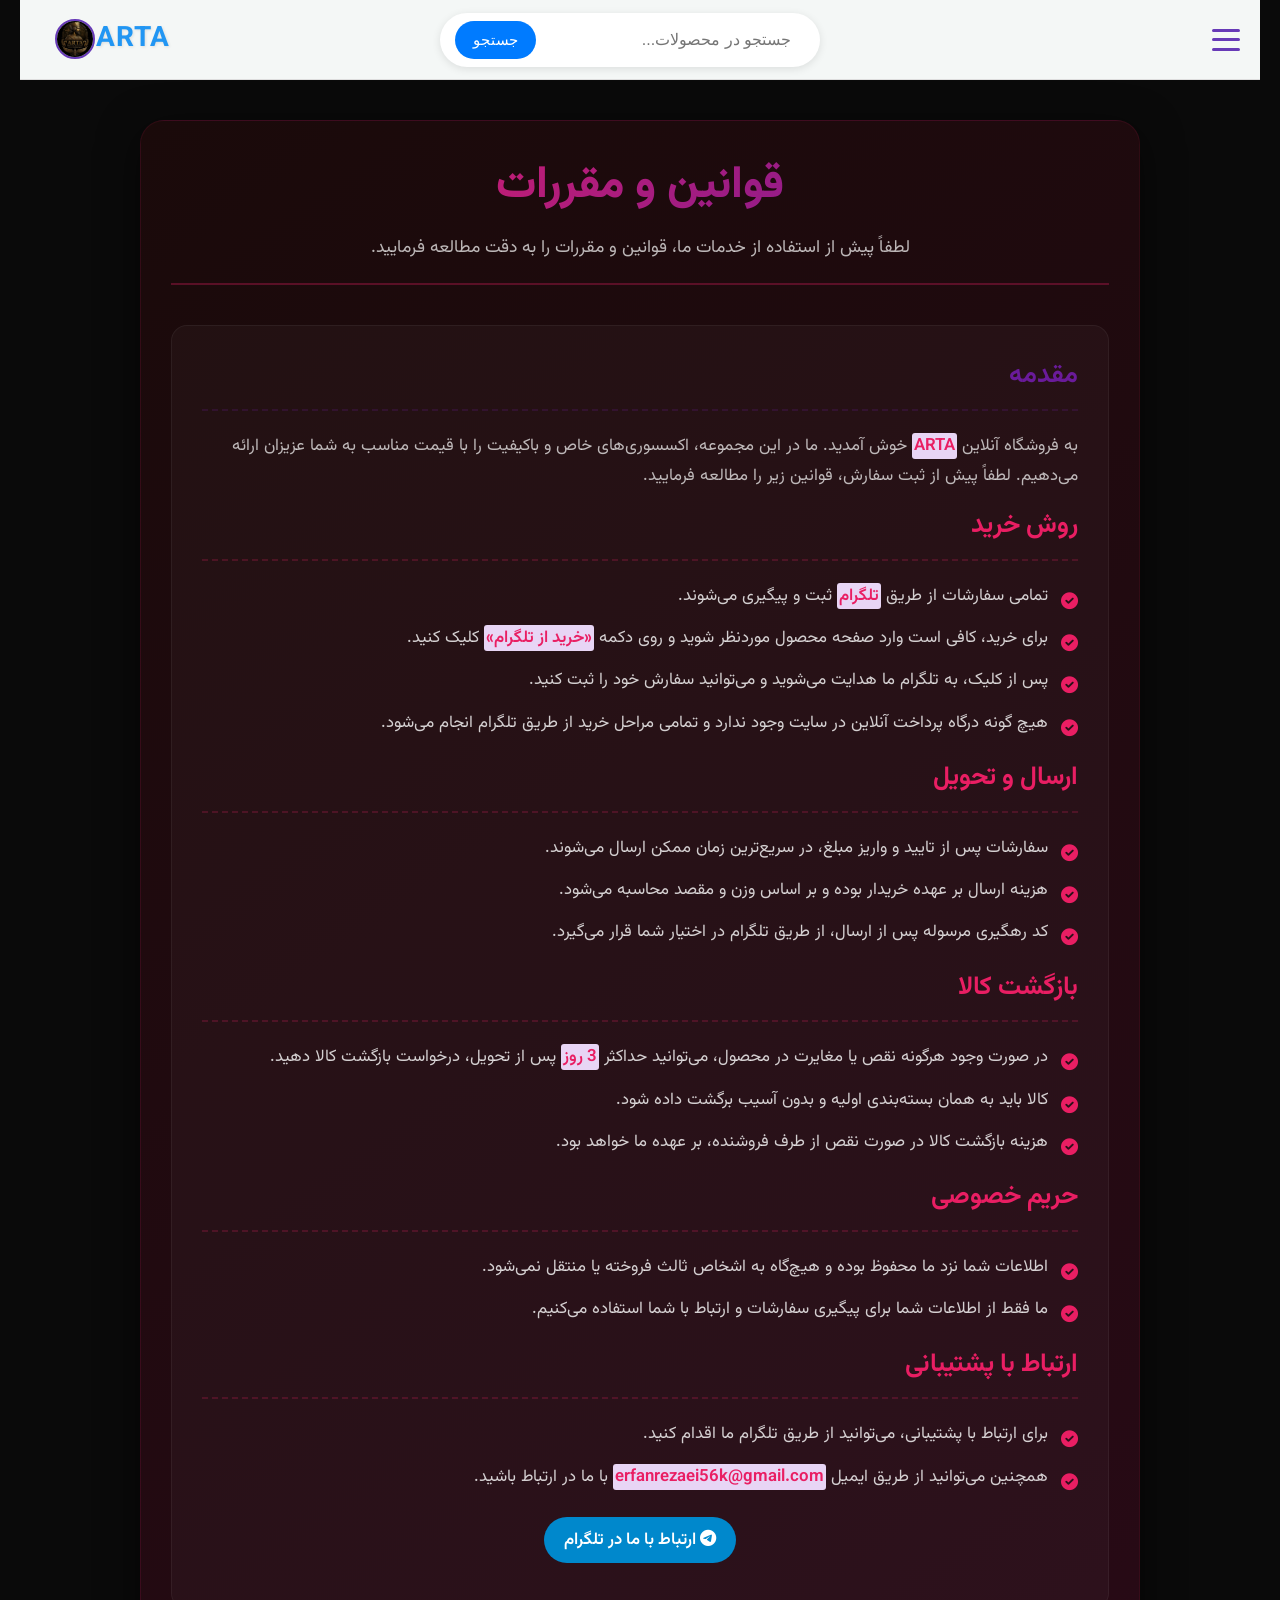
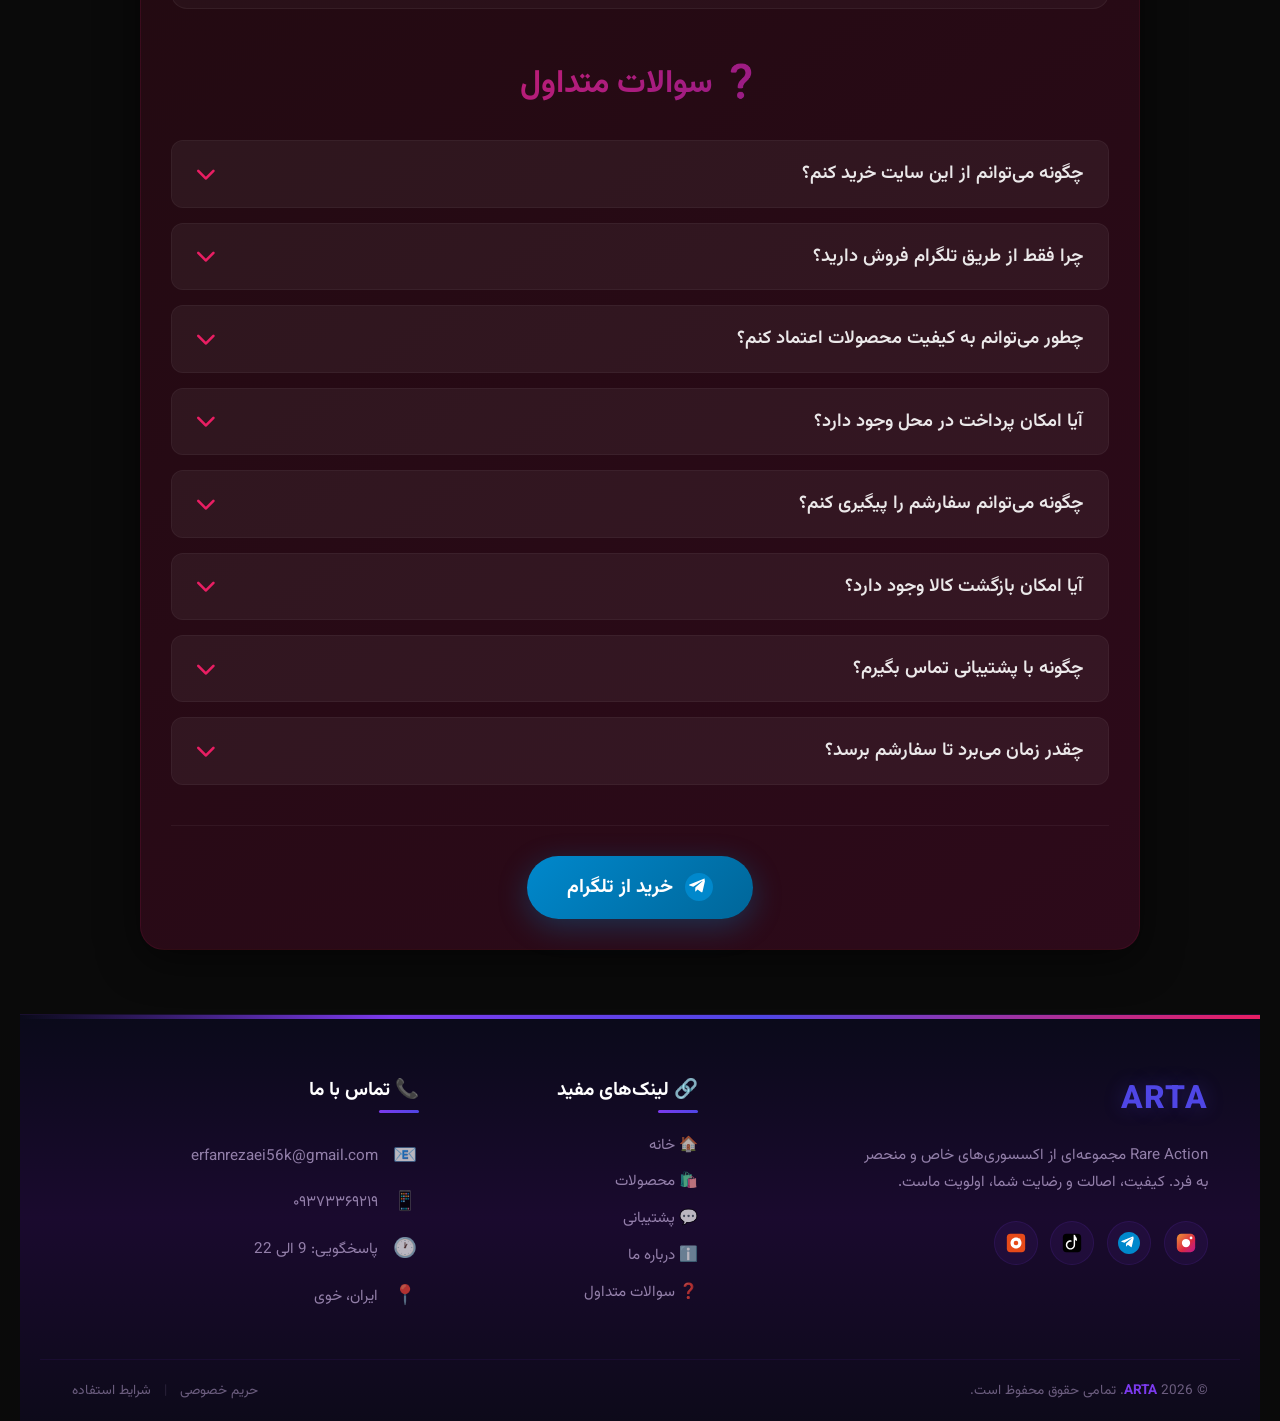
<file: terms.html>
<!DOCTYPE html>
<html lang="fa" dir="rtl">
<head>
    <meta charset="UTF-8">
    <meta name="viewport" content="width=device-width, initial-scale=1.0">
    <title>قوانین و مقررات و سوالات متداول | ARTA</title>
    <link rel="stylesheet" href="style.css">
    <link rel="stylesheet" href="https://cdnjs.cloudflare.com/ajax/libs/font-awesome/6.0.0/css/all.min.css">
    <link rel="preconnect" href="https://fonts.googleapis.com">
    <link rel="preconnect" href="https://fonts.gstatic.com" crossorigin>
    <link href="https://fonts.googleapis.com/css2?family=Vazirmatn:wght@100..900&display=swap" rel="stylesheet">

    <style>
        /* ============================================
           استایل‌های اختصاصی صفحه قوانین و سوالات متداول
           ============================================ */

        :root {
            --accent-pink: #e91e63;
            --primary-purple: #673ab7;
            --secondary-blue: #2196f3;
            -a-text-light: #555;
            --text-dark: #333;
            --background-light: #f4f7f6;
            --shadow-light: rgba(0,0,0,0.1);
            --transition-speed: 0.3s;
        }

        * {
            margin: 0;
            padding: 0;
            box-sizing: border-box;
        }

        body {
            font-family: 'Vazirmatn', Tahoma, sans-serif;
            background: #0a0a0a;
            color: #fff;
            overflow-x: hidden;
        }

        .site-container {
            max-width: 1400px;
            margin: 0 auto;
            padding: 0 20px;
        }

        /* ============================================
           استایل‌های صفحه
           ============================================ */

        .page-container {
            max-width: 1000px;
            margin: 40px auto;
            padding: 30px;
            background: linear-gradient(145deg, #1a0a0a, #2d0a1a);
            border-radius: 24px;
            box-shadow: 0 10px 40px rgba(0, 0, 0, 0.5);
            border: 1px solid rgba(233, 30, 99, 0.1);
        }

        .page-header {
            text-align: center;
            margin-bottom: 40px;
            padding-bottom: 20px;
            border-bottom: 2px solid rgba(233, 30, 99, 0.3);
        }

        .page-header h1 {
            font-size: 2.8em;
            background: linear-gradient(135deg, #e91e63, #6a1b9a);
            -webkit-background-clip: text;
            -webkit-text-fill-color: transparent;
            background-clip: text;
            margin-bottom: 10px;
            font-weight: 800;
        }

        .page-header p {
            font-size: 1.1em;
            color: rgba(255, 255, 255, 0.7);
            line-height: 1.7;
        }

        /* ============================================
           بخش قوانین و مقررات
           ============================================ */

        .terms-section {
            margin-bottom: 50px;
            padding: 30px;
            background: rgba(255, 255, 255, 0.03);
            border-radius: 16px;
            border: 1px solid rgba(255, 255, 255, 0.05);
        }

        .terms-section h2 {
            font-size: 1.6em;
            color: #e91e63;
            margin-bottom: 20px;
            border-bottom: 2px dashed rgba(233, 30, 99, 0.2);
            padding-bottom: 12px;
            font-weight: 700;
        }

        .terms-section h2:first-of-type {
            color: #6a1b9a;
            border-bottom-color: rgba(106, 27, 154, 0.2);
        }

        .terms-section ul {
            list-style: none;
            padding-right: 0;
            margin-bottom: 20px;
        }

        .terms-section ul li {
            margin-bottom: 12px;
            position: relative;
            padding-right: 30px;
            font-size: 1.05em;
            color: rgba(255, 255, 255, 0.8);
            line-height: 1.8;
        }

        .terms-section ul li::before {
            content: '\f058';
            font-family: 'Font Awesome 6 Free';
            font-weight: 900;
            color: #e91e63;
            position: absolute;
            right: 0;
            top: 5px;
            font-size: 1em;
        }

        .terms-section ol {
            padding-right: 20px;
            margin-bottom: 20px;
        }

        .terms-section ol li {
            margin-bottom: 10px;
            font-size: 1.05em;
            color: rgba(255, 255, 255, 0.8);
            line-height: 1.8;
        }

        .terms-section p {
            font-size: 1.05em;
            color: rgba(255, 255, 255, 0.7);
            line-height: 1.8;
            margin-bottom: 15px;
        }

        .terms-section .highlight {
            color: #e91e63;
            font-weight: 600;
        }

        .terms-section .telegram-link {
            display: inline-block;
            background: #0088cc;
            color: #fff;
            padding: 8px 20px;
            border-radius: 25px;
            text-decoration: none;
            font-weight: 600;
            margin-top: 5px;
            transition: all 0.3s ease;
        }

        .terms-section .telegram-link:hover {
            background: #006699;
            transform: translateY(-2px);
        }

        /* ============================================
           بخش سوالات متداول (FAQ) - اصلاح‌شده
           ============================================ */

        .faq-section {
            margin-top: 50px;
        }

        .faq-section > h2 {
            font-size: 2em;
            text-align: center;
            background: linear-gradient(135deg, #e91e63, #6a1b9a);
            -webkit-background-clip: text;
            -webkit-text-fill-color: transparent;
            background-clip: text;
            margin-bottom: 30px;
            font-weight: 700;
        }

        .faq-item {
            background: rgba(255, 255, 255, 0.03);
            border: 1px solid rgba(255, 255, 255, 0.06);
            border-radius: 12px;
            margin-bottom: 15px;
            overflow: hidden;
            transition: all 0.3s ease;
        }

        .faq-item:hover {
            border-color: rgba(233, 30, 99, 0.2);
        }

        .faq-question {
            padding: 18px 25px;
            font-size: 1.15em;
            color: rgba(255, 255, 255, 0.9);
            font-weight: 600;
            cursor: pointer;
            display: flex;
            justify-content: space-between;
            align-items: center;
            transition: all 0.3s ease;
            background: rgba(255, 255, 255, 0.02);
        }

        .faq-question:hover {
            background: rgba(255, 255, 255, 0.05);
        }

        .faq-question i {
            font-size: 1.1em;
            color: #e91e63;
            transition: transform 0.3s ease;
            flex-shrink: 0;
            margin-right: 15px;
        }

        .faq-item.active .faq-question i {
            transform: rotate(180deg);
        }

        .faq-item.active .faq-question {
            background: rgba(233, 30, 99, 0.05);
            border-bottom: 1px solid rgba(233, 30, 99, 0.1);
        }

        /* ✅ اصلاح مهم: ارتفاع به اندازه متن */
        .faq-answer {
            max-height: 0;
            overflow: hidden;
            transition: max-height 0.4s cubic-bezier(0.4, 0, 0.2, 1), 
                        padding 0.4s cubic-bezier(0.4, 0, 0.2, 1),
                        opacity 0.3s ease;
            font-size: 1.05em;
            color: rgba(255, 255, 255, 0.7);
            line-height: 1.8;
            padding: 0 25px;
            opacity: 0;
        }

        .faq-item.active .faq-answer {
            max-height: 800px; /* مقدار زیاد برای نمایش کامل متن */
            padding: 20px 25px;
            opacity: 1;
        }

        .faq-answer strong {
            color: #e91e63;
        }

        .faq-answer .telegram-btn-small {
            display: inline-block;
            background: #0088cc;
            color: #fff;
            padding: 6px 18px;
            border-radius: 20px;
            text-decoration: none;
            font-size: 0.9em;
            font-weight: 600;
            margin-top: 5px;
            transition: all 0.3s ease;
        }

        .faq-answer .telegram-btn-small:hover {
            background: #006699;
            transform: translateY(-2px);
        }

        /* ============================================
           دکمه تلگرام در پایین صفحه
           ============================================ */

        .telegram-footer-btn {
            text-align: center;
            margin-top: 40px;
            padding-top: 30px;
            border-top: 1px solid rgba(255, 255, 255, 0.05);
        }

        .telegram-footer-btn a {
            display: inline-flex;
            align-items: center;
            gap: 12px;
            background: linear-gradient(135deg, #0088cc, #006699);
            color: #fff;
            padding: 16px 40px;
            border-radius: 50px;
            text-decoration: none;
            font-size: 1.2em;
            font-weight: 700;
            transition: all 0.3s ease;
            box-shadow: 0 8px 30px rgba(0, 136, 204, 0.3);
        }

        .telegram-footer-btn a:hover {
            transform: translateY(-5px);
            box-shadow: 0 12px 45px rgba(0, 136, 204, 0.5);
        }

        .telegram-footer-btn a svg {
            width: 28px;
            height: 28px;
        }

        /* ============================================
           واکنش‌گرایی
           ============================================ */

        @media (max-width: 768px) {
            .page-container {
                padding: 20px;
                margin: 20px 10px;
                border-radius: 16px;
            }

            .page-header h1 {
                font-size: 2em;
            }

            .terms-section h2,
            .faq-section > h2 {
                font-size: 1.4em;
            }

            .faq-question {
                font-size: 1em;
                padding: 14px 18px;
            }

            .faq-answer {
                font-size: 0.95em;
            }

            .faq-item.active .faq-answer {
                padding: 16px 18px;
            }

            .terms-section ul li,
            .terms-section ol li,
            .terms-section p {
                font-size: 0.95em;
            }

            .telegram-footer-btn a {
                padding: 14px 25px;
                font-size: 1em;
            }
        }

        @media (max-width: 480px) {
            .page-container {
                padding: 15px;
                margin: 10px 5px;
                border-radius: 12px;
            }

            .page-header h1 {
                font-size: 1.6em;
            }

            .terms-section {
                padding: 20px 15px;
            }

            .terms-section h2,
            .faq-section > h2 {
                font-size: 1.2em;
            }

            .faq-question {
                font-size: 0.9em;
                padding: 12px 14px;
            }

            .faq-answer {
                font-size: 0.85em;
            }

            .faq-item.active .faq-answer {
                padding: 14px;
            }

            .telegram-footer-btn a {
                padding: 12px 20px;
                font-size: 0.9em;
                gap: 8px;
            }

            .telegram-footer-btn a svg {
                width: 22px;
                height: 22px;
            }
        }
    </style>
</head>
<body>

    <div class="site-container">

        <!-- ============================================
        هدر سایت
        ============================================ -->
        <header class="main-header">
            <div class="header-left">
                <div class="hamburger-menu">
                    <div class="bar"></div>
                    <div class="bar"></div>
                    <div class="bar"></div>
                </div>

                <nav class="sidebar-menu">
                    <ul>
                        <li><a href="index.html">خانه</a></li>
                        <li class="has-submenu menu-item-has-arrow">
                            <a href="#products-section">
                                محصولات
                                <span class="submenu-arrow">▼</span>
                            </a>
                            <ul class="submenu">
                                <li><a href="productswatch.html">ساعت</a></li>
                                <li><a href="productsbracelet.html">دستبند</a></li>
                                <li><a href="productsnecklace.html">گردنبند</a></li>
                            </ul>
                        </li>
                        <li><a href="support.html">پشتیبانی</a></li>
                        <li><a href="aboutus.html">درباره ما</a></li>
                        <li><a href="terms.html">سوالات متداول</a></li>
                    </ul>
                </nav>
            </div>

            <div class="header-center">
                <div class="universal-search-container">
                    <input type="text" id="universalSearchInput" class="universal-search-input" placeholder="جستجو در محصولات...">
                    <div id="universalSearchSuggestions" class="universal-search-suggestions"></div>
                    <button id="universalSearchButton" class="universal-search-button">جستجو</button>
                </div>
            </div>

            <div class="header-right">
                <div class="logo-container">
                    <span class="logo-part2">ARTA</span>
                </div>
                <div class="profile-picture-container">
                    <img src="images/ARTA.jpg" alt="عکس پروفایل" class="profile-picture">
                </div>
            </div>
        </header>

        <!-- ============================================
        محتوای اصلی صفحه
        ============================================ -->
        <div class="page-container">

            <!-- هدر صفحه -->
            <header class="page-header">
                <h1>قوانین و مقررات</h1>
                <p>لطفاً پیش از استفاده از خدمات ما، قوانین و مقررات را به دقت مطالعه فرمایید.</p>
            </header>

            <!-- ============================================
            بخش قوانین و مقررات
            ============================================ -->
            <section class="terms-section">

                <h2>مقدمه</h2>
                <p>
                    به فروشگاه آنلاین <span class="highlight">ARTA</span> خوش آمدید. 
                    ما در این مجموعه، اکسسوری‌های خاص و باکیفیت را با قیمت مناسب به شما عزیزان ارائه می‌دهیم. 
                    لطفاً پیش از ثبت سفارش، قوانین زیر را مطالعه فرمایید.
                </p>

                <h2>روش خرید</h2>
                <ul>
                    <li>تمامی سفارشات از طریق <span class="highlight">تلگرام</span> ثبت و پیگیری می‌شوند.</li>
                    <li>برای خرید، کافی است وارد صفحه محصول موردنظر شوید و روی دکمه <span class="highlight">«خرید از تلگرام»</span> کلیک کنید.</li>
                    <li>پس از کلیک، به تلگرام ما هدایت می‌شوید و می‌توانید سفارش خود را ثبت کنید.</li>
                    <li>هیچ گونه درگاه پرداخت آنلاین در سایت وجود ندارد و تمامی مراحل خرید از طریق تلگرام انجام می‌شود.</li>
                </ul>

                <h2>ارسال و تحویل</h2>
                <ul>
                    <li>سفارشات پس از تایید و واریز مبلغ، در سریع‌ترین زمان ممکن ارسال می‌شوند.</li>
                    <li>هزینه ارسال بر عهده خریدار بوده و بر اساس وزن و مقصد محاسبه می‌شود.</li>
                    <li>کد رهگیری مرسوله پس از ارسال، از طریق تلگرام در اختیار شما قرار می‌گیرد.</li>
                </ul>

                <h2>بازگشت کالا</h2>
                <ul>
                    <li>در صورت وجود هرگونه نقص یا مغایرت در محصول، می‌توانید حداکثر <span class="highlight">3 روز</span> پس از تحویل، درخواست بازگشت کالا دهید.</li>
                    <li>کالا باید به همان بسته‌بندی اولیه و بدون آسیب برگشت داده شود.</li>
                    <li>هزینه بازگشت کالا در صورت نقص از طرف فروشنده، بر عهده ما خواهد بود.</li>
                </ul>

                <h2>حریم خصوصی</h2>
                <ul>
                    <li>اطلاعات شما نزد ما محفوظ بوده و هیچ‌گاه به اشخاص ثالث فروخته یا منتقل نمی‌شود.</li>
                    <li>ما فقط از اطلاعات شما برای پیگیری سفارشات و ارتباط با شما استفاده می‌کنیم.</li>
                </ul>

                <h2>ارتباط با پشتیبانی</h2>
                <ul>
                    <li>برای ارتباط با پشتیبانی، می‌توانید از طریق تلگرام ما اقدام کنید.</li>
                    <li>همچنین می‌توانید از طریق ایمیل <span class="highlight">erfanrezaei56k@gmail.com</span> با ما در ارتباط باشید.</li>
                </ul>

                <p style="text-align: center; margin-top: 20px;">
                    <a href="https://t.me/ARTA_rare" target="_blank" class="telegram-link">
                        <i class="fab fa-telegram"></i> ارتباط با ما در تلگرام
                    </a>
                </p>

            </section>

            <!-- ============================================
            بخش سوالات متداول (FAQ) - ۸ سوال
            ============================================ -->
            <section class="faq-section">
                <h2>❓ سوالات متداول</h2>

                <!-- سوال ۱ -->
                <div class="faq-item">
                    <div class="faq-question">
                        <span>چگونه می‌توانم از این سایت خرید کنم؟</span>
                        <i class="fas fa-chevron-down"></i>
                    </div>
                    <div class="faq-answer">
                        <p>
                            خرید از سایت بسیار ساده است! کافی است وارد صفحه محصول مورد نظر شوید و روی دکمه 
                            <strong>«خرید از تلگرام»</strong> کلیک کنید. سپس به پیج تلگرام ما هدایت می‌شوید و 
                            می‌توانید سفارش خود را ثبت کنید. هیچ نیاز به ثبت‌نام یا پرداخت آنلاین در سایت نیست.
                        </p>
                    </div>
                </div>

                <!-- سوال ۲ -->
                <div class="faq-item">
                    <div class="faq-question">
                        <span>چرا فقط از طریق تلگرام فروش دارید؟</span>
                        <i class="fas fa-chevron-down"></i>
                    </div>
                    <div class="faq-answer">
                        <p>
                            فروش از طریق تلگرام به ما این امکان را می‌دهد که <strong>ارتباط مستقیم</strong> و 
                            <strong>شخصی‌تری</strong> با شما مشتریان عزیز داشته باشیم. همچنین می‌توانیم 
                            پاسخگوی سوالات شما در سریع‌ترین زمان باشیم و تجربه خریدی مطمئن و راحت را برایتان فراهم کنیم.
                        </p>
                    </div>
                </div>

                <!-- سوال ۳ -->
                <div class="faq-item">
                    <div class="faq-question">
                        <span>چطور می‌توانم به کیفیت محصولات اعتماد کنم؟</span>
                        <i class="fas fa-chevron-down"></i>
                    </div>
                    <div class="faq-answer">
                        <p>
                            <strong>Rare Action</strong> با افتخار بیش از <strong>1 سال</strong> سابقه درخشان در زمینه 
                            فروش اکسسوری‌های خاص دارد. ما به کیفیت محصولات خود ایمان داریم و <strong>رضایت مشتری</strong> 
                            اولویت اصلی ماست. همچنین می‌توانید نمونه کارها و نظرات مشتریان قبلی را در پیج ما مشاهده کنید.
                        </p>
                    </div>
                </div>

                <!-- سوال ۴ -->
                <div class="faq-item">
                    <div class="faq-question">
                        <span>آیا امکان پرداخت در محل وجود دارد؟</span>
                        <i class="fas fa-chevron-down"></i>
                    </div>
                    <div class="faq-answer">
                        <p>
                            خیر، در حال حاضر <strong>فروش ما فقط به صورت غیرحضوری</strong> و از طریق تلگرام انجام می‌شود. 
                            پس از ثبت سفارش، اطلاعات پرداخت از طریق تلگرام به شما ارسال خواهد شد و پس از واریز مبلغ، 
                            سفارش شما ارسال می‌گردد.
                        </p>
                    </div>
                </div>

                <!-- سوال ۵ -->
                <div class="faq-item">
                    <div class="faq-question">
                        <span>چگونه می‌توانم سفارشم را پیگیری کنم؟</span>
                        <i class="fas fa-chevron-down"></i>
                    </div>
                    <div class="faq-answer">
                        <p>
                            پس از ارسال سفارش، <strong>کد رهگیری</strong> از طریق تلگرام به شما ارسال می‌شود. 
                            همچنین می‌توانید در هر زمان با پشتیبانی ما در تلگرام ارتباط بگیرید و وضعیت سفارش خود را جویا شوید.
                        </p>
                    </div>
                </div>

                <!-- سوال ۶ -->
                <div class="faq-item">
                    <div class="faq-question">
                        <span>آیا امکان بازگشت کالا وجود دارد؟</span>
                        <i class="fas fa-chevron-down"></i>
                    </div>
                    <div class="faq-answer">
                        <p>
                            بله، در صورت وجود <strong>نقص فنی</strong> یا <strong>مغایرت</strong> در محصول، 
                            شما <strong>3 روز</strong> فرصت دارید تا درخواست بازگشت کالا را ثبت کنید. 
                            کالا باید به همان بسته‌بندی اولیه برگشت داده شود. هزینه بازگشت در این موارد بر عهده ماست.
                        </p>
                    </div>
                </div>

                <!-- سوال ۷ -->
                <div class="faq-item">
                    <div class="faq-question">
                        <span>چگونه با پشتیبانی تماس بگیرم؟</span>
                        <i class="fas fa-chevron-down"></i>
                    </div>
                    <div class="faq-answer">
                        <p>
                            بهترین راه ارتباط با پشتیبانی، از طریق <strong>تلگرام</strong> است. 
                            همچنین می‌توانید از طریق ایمیل <strong>erfanrezaei56k@gmail.com</strong> 
                            یا شماره تماس <strong>۰۹۳۷۳۳۶۹۲۱۹</strong> با ما در ارتباط باشید.
                            <br>
                            <a href="https://t.me/ARTA_rare" target="_blank" class="telegram-btn-small">
                                <i class="fab fa-telegram"></i> ارتباط در تلگرام
                            </a>
                        </p>
                    </div>
                </div>

                <!-- سوال ۸ -->
                <div class="faq-item">
                    <div class="faq-question">
                        <span>چقدر زمان می‌برد تا سفارشم برسد؟</span>
                        <i class="fas fa-chevron-down"></i>
                    </div>
                    <div class="faq-answer">
                        <p>
                            زمان ارسال بستگی به <strong>موقعیت مکانی</strong> شما و <strong>روش ارسال</strong> دارد. 
                            معمولاً سفارشات در بازه <strong>۲ تا ۵ روز کاری</strong> به دست شما می‌رسد. 
                            پس از ثبت سفارش، زمان دقیق تحویل به شما اعلام می‌شود.
                        </p>
                    </div>
                </div>

            </section>

            <!-- ============================================
            دکمه تلگرام در پایین صفحه
            ============================================ -->
            <div class="telegram-footer-btn">
                <a href="https://t.me/ARTA_rare" target="_blank">
                    <svg viewBox="0 0 24 24" width="28" height="28">
                        <path d="M12 0C5.373 0 0 5.373 0 12C0 18.627 5.373 24 12 24C18.627 24 24 18.627 24 12C24 5.373 18.627 0 12 0Z" fill="#0088CC"/>
                        <path d="M17.0806 7.05116L15.0006 16.0292C14.8726 16.5722 14.5046 16.7422 14.0486 16.4752L10.7826 14.0412L9.21464 15.5542C9.07464 15.6942 8.95564 15.8122 8.68364 15.8122L8.86564 12.4842L14.9156 7.05616C15.1236 6.87316 14.8726 6.77116 14.5966 6.95316L7.05264 11.7662L3.82864 10.7152C3.29864 10.5492 3.28664 10.1882 3.94064 9.92116L16.1496 4.85616C16.5986 4.69016 16.9846 4.96016 16.8376 5.72216L17.0806 7.05116Z" fill="white"/>
                    </svg>
                    خرید از تلگرام
                </a>
            </div>

        </div>

        <!-- ============================================
        فوتر سایت
        ============================================ -->
        <footer class="main-footer">
            <div class="footer-top-bar"></div>

            <div class="footer-content">
                <div class="footer-section about">
                    <div class="footer-logo">
                        <span class="logo-part2">ARTA</span>
                    </div>
                    <p class="footer-description">
                        Rare Action مجموعه‌ای از اکسسوری‌های خاص و منحصر به فرد. 
                        کیفیت، اصالت و رضایت شما، اولویت ماست.
                    </p>
                    <div class="footer-social">
                        <a href="https://www.instagram.com/rareaction_2226?igsh=MzhqMXd0bm92NjZw" target="_blank" class="social-link" aria-label="اینستاگرام">
                            <svg viewBox="0 0 24 24" width="22" height="22">
                                <defs>
                                    <linearGradient id="instaGradFooter" x1="0%" y1="0%" x2="100%" y2="100%">
                                        <stop offset="0%" stop-color="#f09433"/>
                                        <stop offset="25%" stop-color="#e6683c"/>
                                        <stop offset="60%" stop-color="#dc2743"/>
                                        <stop offset="75%" stop-color="#cc2366"/>
                                        <stop offset="100%" stop-color="#bc1888"/>
                                    </linearGradient>
                                </defs>
                                <rect x="2" y="2" width="20" height="20" rx="5" fill="url(#instaGradFooter)"/>
                                <circle cx="12" cy="12" r="4.5" fill="white"/>
                                <circle cx="17.5" cy="6.5" r="1.5" fill="white"/>
                            </svg>
                        </a>
                        <a href="https://t.me/ARTA_rare" target="_blank" class="social-link" aria-label="تلگرام">
                            <svg viewBox="0 0 24 24" width="22" height="22">
                                <path d="M12 0C5.373 0 0 5.373 0 12C0 18.627 5.373 24 12 24C18.627 24 24 18.627 24 12C24 5.373 18.627 0 12 0Z" fill="#0088CC"/>
                                <path d="M17.0806 7.05116L15.0006 16.0292C14.8726 16.5722 14.5046 16.7422 14.0486 16.4752L10.7826 14.0412L9.21464 15.5542C9.07464 15.6942 8.95564 15.8122 8.68364 15.8122L8.86564 12.4842L14.9156 7.05616C15.1236 6.87316 14.8726 6.77116 14.5966 6.95316L7.05264 11.7662L3.82864 10.7152C3.29864 10.5492 3.28664 10.1882 3.94064 9.92116L16.1496 4.85616C16.5986 4.69016 16.9846 4.96016 16.8376 5.72216L17.0806 7.05116Z" fill="white"/>
                            </svg>
                        </a>
                        <a href="https://www.tiktok.com/@rare_action" target="_blank" class="social-link" aria-label="تیک‌تاک">
                            <svg viewBox="0 0 24 24" width="22" height="22">
                                <rect x="2" y="2" width="20" height="20" rx="4" fill="#000000"/>
                                <path d="M16.6 5.82C15.92 5.16 15.48 4.3 15.36 3.36L13.8 3.12V9.6V14.16C13.8 16.08 12.24 17.64 10.32 17.64C8.4 17.64 6.84 16.08 6.84 14.16C6.84 12.24 8.4 10.68 10.32 10.68C10.68 10.68 11.04 10.74 11.4 10.86V9.24C11.04 9.18 10.68 9.12 10.32 9.12C7.56 9.12 5.28 11.4 5.28 14.16C5.28 16.92 7.56 19.2 10.32 19.2C13.08 19.2 15.36 16.92 15.36 14.16V8.82C15.96 9.24 16.68 9.54 17.4 9.72V8.1C17.4 7.92 17.4 7.74 17.4 7.56C17.16 6.9 16.92 6.3 16.6 5.82Z" fill="white"/>
                            </svg>
                        </a>
                        <a href="https://rubika.ir/@RareAction_Admin" target="_blank" class="social-link" aria-label="روبیکا">
                            <svg viewBox="0 0 24 24" width="22" height="22">
                                <rect x="2" y="2" width="20" height="20" rx="4" fill="#E64A19"/>
                                <path d="M12 6C8.686 6 6 8.686 6 12C6 15.314 8.686 18 12 18C15.314 18 18 15.314 18 12C18 8.686 15.314 6 12 6Z" fill="white"/>
                                <circle cx="12" cy="12" r="2.5" fill="#E64A19"/>
                                <circle cx="16" cy="8" r="0.8" fill="white"/>
                            </svg>
                        </a>
                    </div>
                </div>

                <div class="footer-section links">
                    <h3>🔗 لینک‌های مفید</h3>
                    <ul>
                        <li><a href="index.html">🏠 خانه</a></li>
                        <li><a href="index.html#explore-by-interest">🛍️ محصولات</a></li>
                        <li><a href="support.html">💬 پشتیبانی</a></li>
                        <li><a href="aboutus.html">ℹ️ درباره ما</a></li>
                        <li><a href="terms.html">❓ سوالات متداول</a></li>
                    </ul>
                </div>

                <div class="footer-section contact">
                    <h3>📞 تماس با ما</h3>
                    <div class="contact-item">
                        <span class="contact-icon">📧</span>
                        <span>erfanrezaei56k@gmail.com</span>
                    </div>
                    <div class="contact-item">
                        <span class="contact-icon">📱</span>
                        <span>۰۹۳۷۳۳۶۹۲۱۹</span>
                    </div>
                    <div class="contact-item">
                        <span class="contact-icon">🕐</span>
                        <span>پاسخگویی: 9 الی 22</span>
                    </div>
                    <div class="contact-item">
                        <span class="contact-icon">📍</span>
                        <span>ایران، خوی</span>
                    </div>
                </div>
            </div>

            <div class="footer-bottom">
                <span>© 2026 <strong>ARTA</strong>. تمامی حقوق محفوظ است.</span>
                <span class="footer-bottom-links">
                    <a href="#">حریم خصوصی</a>
                    <span class="divider">|</span>
                    <a href="#">شرایط استفاده</a>
                </span>
            </div>
        </footer>

    </div>

    <!-- ============================================
    جاوا اسکریپت - مدیریت سوالات کشویی
    ============================================ -->
    <script>
        document.addEventListener('DOMContentLoaded', function() {
            const faqItems = document.querySelectorAll('.faq-item');

            // بستن همه سوالات
            function closeAllFaqs() {
                faqItems.forEach(item => {
                    item.classList.remove('active');
                });
            }

            // باز کردن یک سوال
            function openFaq(item) {
                // اول همه را ببند
                closeAllFaqs();
                // سپس این یکی را باز کن
                item.classList.add('active');
            }

            // رویداد کلیک روی هر سوال
            faqItems.forEach((item, index) => {
                const question = item.querySelector('.faq-question');

                question.addEventListener('click', function() {
                    const isOpen = item.classList.contains('active');

                    if (isOpen) {
                        // اگر باز بود، ببند
                        item.classList.remove('active');
                    } else {
                        // اگر بسته بود، همه را ببند و این یکی را باز کن
                        openFaq(item);
                    }
                });
            });

            // اگر سوالی در URL وجود داشت (مثلاً terms.html#faq-3)
            const hash = window.location.hash;
            if (hash && hash.startsWith('#faq-')) {
                const index = parseInt(hash.replace('#faq-', '')) - 1;
                if (faqItems[index]) {
                    setTimeout(function() {
                        openFaq(faqItems[index]);
                        faqItems[index].scrollIntoView({ behavior: 'smooth', block: 'center' });
                    }, 500);
                }
            }

            console.log('✅ سوالات متداول بارگذاری شد!');
        });
    </script>

    <script src="script.js"></script>

</body>
</html>
</file>
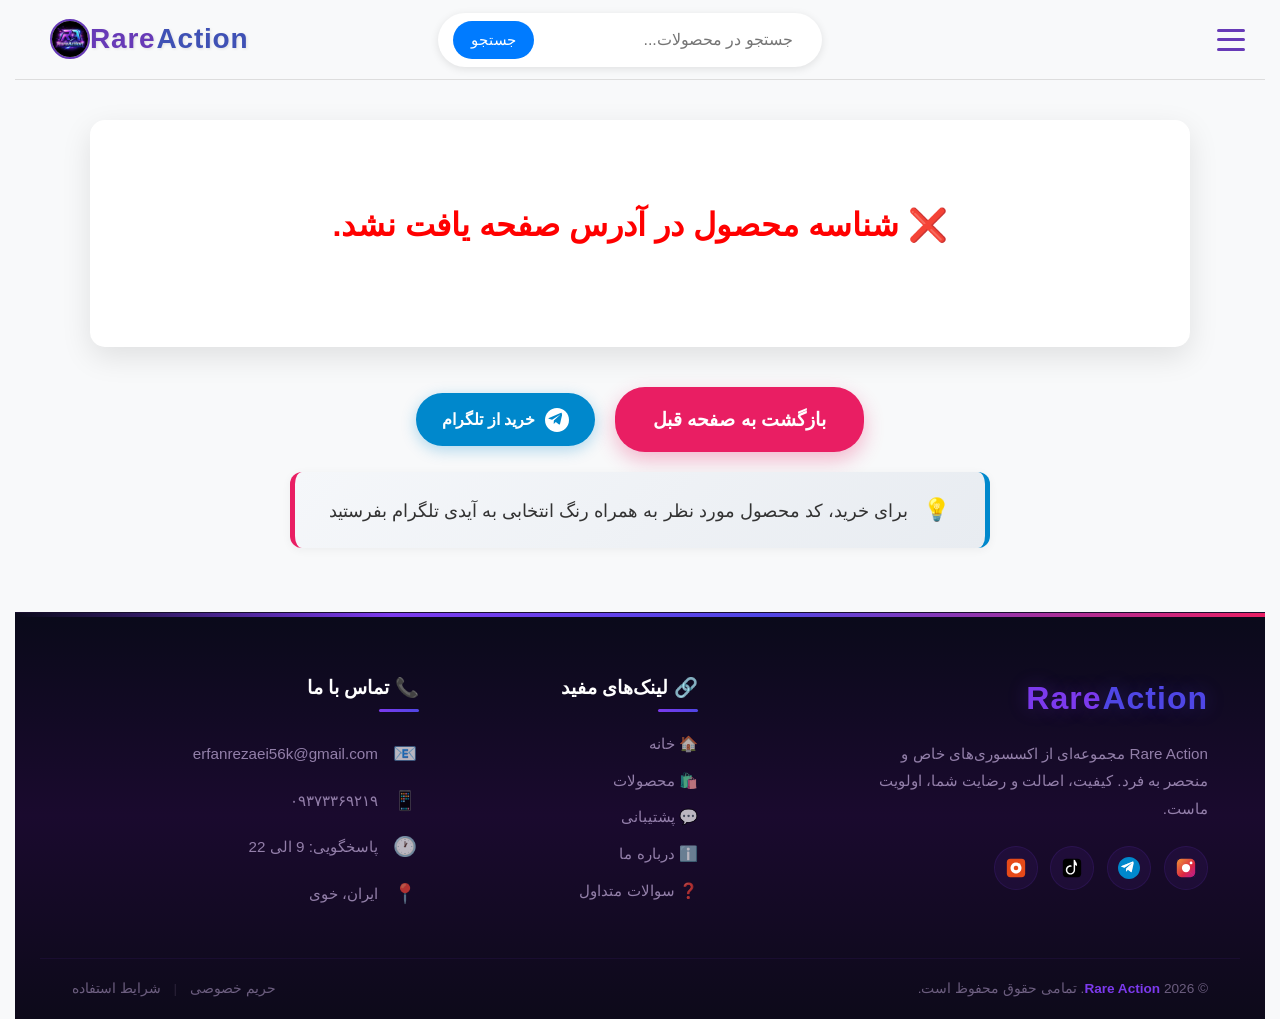
<file: watches.html>
<!DOCTYPE html>
<html lang="fa" dir="rtl">
<head>
    <meta charset="UTF-8">
    <meta name="viewport" content="width=device-width, initial-scale=1.0">
    <title>مشخصات محصول</title>
    <link rel="stylesheet" href="style.css"> <!-- لینک به فایل CSS اصلی شما -->
    <link rel="stylesheet" href="products.css">
    <link rel="stylesheet" href="https://cdnjs.cloudflare.com/ajax/libs/font-awesome/6.0.0/css/all.min.css"> <!-- آیکون‌ها -->
</head>
<body>

    <div class="site-container">
        <!-- بخش Header -->
        <header class="main-header">
            <div class="header-left">
                <!-- آیکون منوی همبرگری -->
                <div class="hamburger-menu">
                    <div class="bar"></div>
                    <div class="bar"></div>
                    <div class="bar"></div>
                </div>
                <!-- منوی کناری (در ابتدا مخفی است) -->
                <!-- در فایل index.html، بخش sidebar-menu -->
                 <nav class="sidebar-menu">
                    <ul>
                        <li><a href="index.html">خانه</a></li>
                        <!-- کلاس menu-item-has-arrow اضافه شد و فونت سایز حذف شد -->
                         <li class="has-submenu menu-item-has-arrow">
                            <a href="index.html#explore-by-interest">محصولات
                                <!-- فلش دستی اضافه شد -->
                                 <span class="submenu-arrow">▼</span>
                                </a>
                                <ul class="submenu">
                                    <li><a href="productswatch.html">ساعت</a></li>
                                    <li><a href="productsbracelet.html">دستبند</a></li>
                                    <li><a href="productsnecklace.html">گردنبند</a></li>
                                </ul>
                            </li>
                            <li><a href="support.html">پشتیبانی</a></li>
                            <li><a href="aboutus.html">درباره ما</a></li>
                            <li><a href="terms.html">سوالات متداول </a></li>
                        </ul>
                    </nav>
            </div>

            <div class="header-center">
    <div class="universal-search-container">
        <input type="text" id="universalSearchInput" class="universal-search-input" placeholder="جستجو در محصولات...">
        <div id="universalSearchSuggestions" class="universal-search-suggestions"></div>
        <button id="universalSearchButton" class="universal-search-button">جستجو</button>
    </div>
</div>
                        <div class="header-right">
                <!-- لوگوی سایت -->
                <div class="logo-container">
                    <span class="logo-part2">Action</span><span class="logo-part1">Rare</span>
                </div>
                <!-- عکس پروفایل (پیج) -->
                <div class="profile-picture-container">
                    <img src="images/RareAction.jpg" alt= "عکس پروفایل" class="profile-picture">
                </div>
            </div>

        </header>

    <div class="product-detail-container">

        <section class="product-gallery-section">
        <div class="main-image-container">
            <button id="prev-btn" class="nav-btn next">‹</button> <!-- دکمه قبلی -->
            <img id="main-product-image" src="" alt="تصویر اصلی محصول" class="main-image">
            <button id="next-btn" class="nav-btn prev">›</button> <!-- دکمه بعدی -->
        </div>
        <div class="thumbnail-slider-wrapper"> <!-- Wrapper برای کنترل اسکرول -->
            <div class="thumbnail-slider">
                <!-- تصاویر کوچک اینجا توسط جاوا اسکریپت قرار می‌گیرند -->
            </div>
        </div>
    </section>

        <!-- بخش اطلاعات محصول -->
        <section class="product-info-section">
            <div class="product-header">
                <div>
                    <div class="product-title-code-container">
                        <h1 id="product-name" class="product-name"></h1>
                        <span id="product-code" class="product-code"></span>
                    </div>
                    <p id="product-price" class="product-price"></p>
                </div>
            </div>

            <p id="product-description" class="product-description-full"></p>
            <p id="product-description_2" class="product-description-full_2"></p>

            <div class="specs-section">
                <h3>مشخصات فنی</h3>
                <ul id="specs-list" class="specs-list">
                    <!-- مشخصات اینجا توسط جاوا اسکریپت قرار می‌گیرند -->
                </ul>
            </div>
        </section>

    </div>

    <!-- دکمه‌های پایین صفحه -->
<div class="buttons-container">
    <button id="return-button" class="return-button">بازگشت به صفحه قبل</button>
<!-- دکمه کامل تلگرام با لوگو و متن -->
<a href="https://t.me/rareaction_20261" target="_blank" class="telegram-button-full">
    <svg viewBox="0 0 24 24" width="24" height="24">
        <path d="M12 0C5.373 0 0 5.373 0 12C0 18.627 5.373 24 12 24C18.627 24 24 18.627 24 12C24 5.373 18.627 0 12 0Z" fill="white"/>
        <path d="M17.0806 7.05116L15.0006 16.0292C14.8726 16.5722 14.5046 16.7422 14.0486 16.4752L10.7826 14.0412L9.21464 15.5542C9.07464 15.6942 8.95564 15.8122 8.68364 15.8122L8.86564 12.4842L14.9156 7.05616C15.1236 6.87316 14.8726 6.77116 14.5966 6.95316L7.05264 11.7662L3.82864 10.7152C3.29864 10.5492 3.28664 10.1882 3.94064 9.92116L16.1496 4.85616C16.5986 4.69016 16.9846 4.96016 16.8376 5.72216L17.0806 7.05116Z" fill="#0088CC"/>
    </svg>
    <span>خرید از تلگرام</span>
</a>
</div>

<!-- ✅ متن راهنما زیر دکمه‌ها -->
<p class="guide-text">
    برای خرید، کد محصول مورد نظر به همراه رنگ انتخابی به آیدی تلگرام بفرستید
</p>

    <!-- بخش فوتر -->
        <footer class="main-footer">
    <div class="footer-top-bar"></div>
    
    <div class="footer-content">
        <!-- بخش درباره ما -->
        <div class="footer-section about">
            <div class="footer-logo">
                <span class="logo-part1">Rare</span><span class="logo-part2">Action</span>
            </div>
            <p class="footer-description">
                Rare Action مجموعه‌ای از اکسسوری‌های خاص و منحصر به فرد. 
                کیفیت، اصالت و رضایت شما، اولویت ماست.
            </p>
            <div class="footer-social">
                <!-- اینستاگرام -->
                <a href="https://www.instagram.com/rareaction_2226?igsh=MzhqMXd0bm92NjZw" target="_blank" class="social-link" aria-label="اینستاگرام" title="اینستاگرام">
                    <svg viewBox="0 0 24 24" width="22" height="22">
                        <defs>
                            <linearGradient id="instaGradFooter" x1="0%" y1="0%" x2="100%" y2="100%">
                                <stop offset="0%" stop-color="#f09433"/>
                                <stop offset="25%" stop-color="#e6683c"/>
                                <stop offset="60%" stop-color="#dc2743"/>
                                <stop offset="75%" stop-color="#cc2366"/>
                                <stop offset="100%" stop-color="#bc1888"/>
                            </linearGradient>
                        </defs>
                        <rect x="2" y="2" width="20" height="20" rx="5" fill="url(#instaGradFooter)"/>
                        <circle cx="12" cy="12" r="4.5" fill="white"/>
                        <circle cx="17.5" cy="6.5" r="1.5" fill="white"/>
                        <path d="M2 2L22 22" stroke="white" stroke-width="0.5" opacity="0.1"/>
                    </svg>
                </a>
                
                <!-- تلگرام -->
                <a href="https://t.me/rareaction_20261" target="_blank" class="social-link" aria-label="تلگرام" title="تلگرام">
                    <svg viewBox="0 0 24 24" width="22" height="22">
                        <path d="M12 0C5.373 0 0 5.373 0 12C0 18.627 5.373 24 12 24C18.627 24 24 18.627 24 12C24 5.373 18.627 0 12 0Z" fill="#0088CC"/>
                        <path d="M17.0806 7.05116L15.0006 16.0292C14.8726 16.5722 14.5046 16.7422 14.0486 16.4752L10.7826 14.0412L9.21464 15.5542C9.07464 15.6942 8.95564 15.8122 8.68364 15.8122L8.86564 12.4842L14.9156 7.05616C15.1236 6.87316 14.8726 6.77116 14.5966 6.95316L7.05264 11.7662L3.82864 10.7152C3.29864 10.5492 3.28664 10.1882 3.94064 9.92116L16.1496 4.85616C16.5986 4.69016 16.9846 4.96016 16.8376 5.72216L17.0806 7.05116Z" fill="white"/>
                        <path d="M15.0006 16.0292C14.8726 16.5722 14.5046 16.7422 14.0486 16.4752L10.7826 14.0412L9.21464 15.5542C9.07464 15.6942 8.95564 15.8122 8.68364 15.8122L8.86564 12.4842L14.9156 7.05616C15.1236 6.87316 14.8726 6.77116 14.5966 6.95316L7.05264 11.7662L3.82864 10.7152C3.29864 10.5492 3.28664 10.1882 3.94064 9.92116L16.1496 4.85616C16.5986 4.69016 16.9846 4.96016 16.8376 5.72216L15.0006 16.0292Z" fill="white" opacity="0.4"/>
                    </svg>
                </a>
                
                <!-- تیک‌تاک -->
                <a href="https://www.tiktok.com/@rare_action" target="_blank" class="social-link" aria-label="تیک‌تاک" title="تیک‌تاک">
                    <svg viewBox="0 0 24 24" width="22" height="22">
                        <rect x="2" y="2" width="20" height="20" rx="4" fill="#000000"/>
                        <path d="M16.6 5.82C15.92 5.16 15.48 4.3 15.36 3.36L13.8 3.12V9.6V14.16C13.8 16.08 12.24 17.64 10.32 17.64C8.4 17.64 6.84 16.08 6.84 14.16C6.84 12.24 8.4 10.68 10.32 10.68C10.68 10.68 11.04 10.74 11.4 10.86V9.24C11.04 9.18 10.68 9.12 10.32 9.12C7.56 9.12 5.28 11.4 5.28 14.16C5.28 16.92 7.56 19.2 10.32 19.2C13.08 19.2 15.36 16.92 15.36 14.16V8.82C15.96 9.24 16.68 9.54 17.4 9.72V8.1C17.4 7.92 17.4 7.74 17.4 7.56C17.16 6.9 16.92 6.3 16.6 5.82Z" fill="white"/>
                    </svg>
                </a>
                
                <!-- روبیکا -->
                <a href="https://rubika.ir/@RareAction_Admin" target="_blank" class="social-link" aria-label="روبیکا" title="روبیکا">
                    <svg viewBox="0 0 24 24" width="22" height="22">
                        <rect x="2" y="2" width="20" height="20" rx="4" fill="#E64A19"/>
                        <path d="M12 6C8.686 6 6 8.686 6 12C6 15.314 8.686 18 12 18C15.314 18 18 15.314 18 12C18 8.686 15.314 6 12 6Z" fill="white"/>
                        <circle cx="12" cy="12" r="2.5" fill="#E64A19"/>
                        <circle cx="16" cy="8" r="0.8" fill="white"/>
                    </svg>
                </a>
            </div>
        </div>

        <!-- بخش لینک‌های مفید -->
        <div class="footer-section links">
            <h3>🔗 لینک‌های مفید</h3>
            <ul>
                <li><a href="index.html">🏠 خانه</a></li>
                <li><a href="index.html#explore-by-interest">🛍️ محصولات</a></li>
                <li><a href="support.html">💬 پشتیبانی</a></li>
                <li><a href="aboutus.html">ℹ️ درباره ما</a></li>
                <li><a href="terms.html#faq-section">❓ سوالات متداول</a></li>
            </ul>
        </div>

        <!-- بخش تماس با ما -->
        <div class="footer-section contact">
            <h3>📞 تماس با ما</h3>
            <div class="contact-item">
                <span class="contact-icon">📧</span>
                <span>erfanrezaei56k@gmail.com</span>
            </div>
            <div class="contact-item">
                <span class="contact-icon">📱</span>
                <span>۰۹۳۷۳۳۶۹۲۱۹</span>
            </div>
            <div class="contact-item">
                <span class="contact-icon">🕐</span>
                <span>پاسخگویی: 9 الی 22</span>
            </div>
            <div class="contact-item">
                <span class="contact-icon">📍</span>
                <span>ایران، خوی</span>
            </div>
        </div>
    </div>

    <!-- بخش پایین فوتر -->
    <div class="footer-bottom">
        <span>© 2026 <strong>Rare Action</strong>. تمامی حقوق محفوظ است.</span>
        <span class="footer-bottom-links">
            <a href="#">حریم خصوصی</a>
            <span class="divider">|</span>
            <a href="#">شرایط استفاده</a>
        </span>
    </div>
</footer>
    </div>

    <script src="script.js"></script>
    <script src="products.js"></script>

</body>
</html>
</file>
<file: style.css>
/* --- General Styles & Variables --- */
:root {
    --primary-purple: #673AB7; /* بنفش تیره تر */
    --secondary-blue: #3F51B5; /* آبی متوسط */
    --accent-pink: #E91E63;    /* صورتی برای تاکید */
    --sky-blue: #22a4d8;
    --text-dark: #333;
    --text-light: #fff;
    --background-light: #f8f9fa; /* زمینه اصلی سایت */
    --background-gradient-start: #712f8a; /* بنفش */
    --background-gradient-end: #3f51b5;   /* آبی */
    --gradient-purple: #7C4DFF; /* بنفش روشن تر برای گرادیان */
    --gradient-blue: #3949AB;   /* آبی کمی تیره تر برای گرادیان */
    --border-color: #ddd;
    --hover-purple: #5a256e;
    --hover-blue: #303F9F;
    --shadow-light: rgba(0, 0, 0, 0.1);
    --shadow-medium: rgba(0, 0, 0, 0.2);
    --transition-speed: 0.3s;
    --footer-bg-dark: #282828; /* رنگ زمینه تیره فوتر */
    --footer-bar-purple: #8E24AA; /* رنگ نوار بنفش فوتر */

    /* استایل‌های جدید برای دکمه سفارشی */
    --custom-btn-bg-gradient: linear-gradient(to right, var(--primary-purple), var(--secondary-blue));
    --custom-btn-hover-bg-gradient: linear-gradient(to right, var(--hover-purple), var(--hover-blue));
    --custom-btn-border-radius: 30px; /* گوشه‌های نیم‌دایره‌ای */
}

* {
    margin: 0;
    padding: 0;
    box-sizing: border-box;
}

body {
    font-family: 'Vazirmatn', Tahoma, sans-serif;
    direction: rtl;
    text-align: right;
    color: var(--text-dark);
    background-color: var(--background-light);
    line-height: 1.6;
    overflow-x: hidden;
    scroll-behavior: smooth; /* اسکرول نرم */
}

a {
    text-decoration: none;
    color: var(--secondary-blue);
    transition: color var(--transition-speed);
}

a:hover {
    color: var(--hover-blue);
}

h1, h2, h3 {
    color: var(--primary-purple);
    margin-bottom: 1rem;
}

.site-container {
    max-width: 1400px;
    margin: 0 auto;
    padding: 0 15px;
}

.section {
    padding: 4rem 0;
}

.btn {
    display: inline-block;
    padding: 10px 25px;
    border: none;
    border-radius: 5px;
    cursor: pointer;
    font-weight: bold;
    transition: background-color var(--transition-speed), transform var(--transition-speed), box-shadow var(--transition-speed);
}

.cta-button {
    background-color: var(--accent-pink);
    color: var(--text-light);
    font-size: 1.1em;
    margin-top: 1.5rem; /* فاصله از متن */
    box-shadow: 0 4px 15px rgba(233, 30, 99, 0.4); /* سایه صورتی */
}

.cta-button:hover {
    background-color: #d81b60;
    transform: translateY(-3px);
    box-shadow: 0 6px 20px rgba(233, 30, 99, 0.6);
}

/* --- Header Styles --- */
.main-header {
    display: flex;
    justify-content: space-between; /* برای توزیع فضا بین چپ، وسط و راست */
    align-items: center;
    
    background-color: var(--background-light); /* یا رنگ دلخواه */
    height: 80px;
    border-bottom: 1px solid var(--border-color);
    position: sticky; /* برای ثابت ماندن هدر هنگام اسکرول */
    top: 0;
    z-index: 1000;
    box-shadow: var(--shadow-light);
}

.header-left, .header-right {
    display: flex;
    align-items: center;
    flex: 1; /* برای اینکه فضای مساوی به چپ و راست بدهد */
}

.header-left {
    justify-content: flex-start; /* چیدمان از سمت چپ */
    padding: 0 20px;
}

.header-right {
    justify-content: flex-end; /* چیدمان از سمت راست */
}

.header-center {
    flex: 2; /* بخش مرکزی فضای بیشتری داشته باشد */
    display: flex;
    justify-content: center;
    align-items: center;
}

/* --- Hamburger Menu & Sidebar Styles --- */
.hamburger-menu {
    width: 28px;
    height: 22px;
    display: flex;
    flex-direction: column;
    justify-content: space-between;
    cursor: pointer;
    margin-left: 25px; /* فاصله از راست */
    position: relative;
    z-index: 1005; /* بالاتر از همه */
}

.hamburger-menu .bar {
    display: block;
    width: 100%;
    height: 3px;
    background-color: var(--primary-purple); /* رنگ بنفش */
    border-radius: 3px;
    transition: all var(--transition-speed) cubic-bezier(0.68, -0.55, 0.27, 1.55); /* انیمیشن حرفه ای تر */
}

.hamburger-menu.active .bar:nth-child(1) {
    transform: rotate(45deg) translate(5px, 6px);
    background-color: var(--accent-pink); /* رنگ صورتی برای خط اول */
}
.hamburger-menu.active .bar:nth-child(2) {
    opacity: 0;
}
.hamburger-menu.active .bar:nth-child(3) {
    transform: rotate(-45deg) translate(6px, -7px);
    background-color: var(--accent-pink); /* رنگ صورتی برای خط سوم */
}

.sidebar-menu {
    position: fixed;
    top: 0px;
    right: -350px; /* شروع از خارج صفحه، عرض بیشتر */
    width: 320px;
    height: 100vh;
    background: linear-gradient(145deg, rgb(2, 0, 61) 0%, rgba(41, 0, 59, 0.95) 100%,rgb(0, 38, 161)0%);
    /*background: linear-gradient(145deg, rgb(39, 0, 33) 0%, rgba(0, 12, 68, 0.95) 100%);*/
    /*background: linear-gradient(145deg, rgb(1, 0, 39) 0%, rgba(27, 0, 70, 0.95) 100%);*/
    /*background: linear-gradient(145deg, rgba(103, 58, 183, 0.95) 0%, rgba(63, 81, 181, 0.95) 100%); /* گرادیان آبی-بنفش */
    color: var(--text-light);
    padding-top: 80px; /* فضای بیشتر برای هدر */
    box-shadow: -5px 0 15px var(--shadow-medium);
    transition: right var(--transition-speed) cubic-bezier(0.25, 0.8, 0.25, 1); /* انیمیشن ملایم */
    z-index: 1001;
    display: flex;
    flex-direction: column;
    overflow-y: auto; /* برای اسکرول در صورت زیاد بودن آیتم ها */
}

.sidebar-menu.open {
    right: 0;
}

.sidebar-menu ul {
    list-style: none;
    padding: 0;
    margin: 0; /* اطمینان از نبود margin پیشفرض */
}

.sidebar-menu li {
    margin-bottom: 18px; /* فاصله بین آیتم ها */
    padding: 0 30px;
    position: relative; /* برای موقعیت دهی فلش */
}

/* حذف فونت سایز از لینک های منو */
.sidebar-menu a {
    color: var(--text-light);
    padding: 12px 15px;
    display: block;
    border-radius: 6px; /* گوشه های گرد */
    transition: background-color var(--transition-speed), color var(--transition-speed), transform var(--transition-speed);
    position: relative; /* برای موقعیت دهی فلش */
    overflow: hidden;
    text-decoration: none; /* حذف خط زیر لینک */
    display: flex; /* استفاده از flex برای چینش متن و فلش */
    align-items: center; /* عمودی وسط چین کردن */
    justify-content: space-between; /* فاصله انداختن بین متن و فلش */
}

.sidebar-menu a:hover {
    color: var(--primary-purple); /* رنگ بنفش برای هاور */
    background-color: rgba(255, 255, 255, 0.9); /* پس زمینه سفید برای هاور */
    transform: translateX(-5px); /* کمی حرکت به چپ */
    box-shadow: 0 4px 8px var(--shadow-light);
}

/* --- Styles for Submenu Arrow --- */
/* فلش اکنون نسبت به تگ <a> موقعیت دهی می شود */
.submenu-arrow {
    /* position: absolute; -- حذف شد -- */
    /* left: 15px; -- حذف شد -- */
    /* top: 50%; -- حذف شد -- */
    /* transform: translateY(-50%) rotate(0deg); -- چرخش اولیه از اینجا برداشته شد -- */

    margin-left: 10px; /* فاصله از سمت چپ (کنار متن) */
    transform: rotate(0deg); /* چرخش اولیه */
    transition: transform var(--transition-speed), color var(--transition-speed); /* اضافه شدن transition برای color */
    font-size: 0.8em; /* اندازه فلش */
    color: rgb(230, 186, 186); /* رنگ اولیه */
    /* pointer-events: none; -- حذف شد -- */
    cursor: pointer; /* برای اینکه نشان دهد قابل کلیک است */
}

/* وقتی آیتم والد باز است، فلش می چرخد و رنگش عوض می شود */
.menu-item-has-arrow.open .submenu-arrow {
    transform: rotate(180deg); /* چرخش 180 درجه */
    color: var(--accent-pink); /* رنگ صورتی برای فلش باز شده */
}

/* --- Submenu Styles --- */
.submenu {
    margin-top: 8px;
    padding-right: 25px; /* padding سمت راست */
    background-color: rgba(255, 255, 255, 0.1); /* پس زمینه کمی روشن تر */
    border-radius: 5px;
    max-height: 0;
    transition: max-height 0.4s ease-out, padding 0.4s ease-out; /* انیمیشن padding هم اضافه شد */
    overflow: hidden;
}

/* وقتی آیتم والد باز است، زیرمنو نمایش داده شود */
.menu-item-has-arrow.open .submenu {
    max-height: 180px; /* ارتفاع کافی */
    padding-top: 10px;
    padding-bottom: 10px;
}

/* استایل لینک های داخل زیرمنو */
.submenu li a {
    padding: 8px 15px; /* کمی کوچکتر از لینک های اصلی */
    font-size: 0.95em; /* فونت کوچکتر برای زیرمنو */
    color: var(--text-light); /* رنگ متن */
    background-color: transparent; /* بدون پس زمینه */
    box-shadow: none; /* بدون سایه */
    transform: none; /* بدون جابجایی */
    display: block; /* برای اینکه padding درست کار کند */
    justify-content: initial; /* برگرداندن به حالت عادی */
}

.submenu li a:hover {
    background-color: rgba(255, 255, 255, 0.3); /* هاور کمی متفاوت برای زیرمنو */
    color: var(--secondary-blue); /* رنگ آبی برای هاور زیرمنو */
    transform: none; /* بدون جابجایی */
    box-shadow: none; /* بدون سایه */
}

/* بستن منو با کلیک روی آیتم ها (به جز آیتم های دارای زیرمنو) */
.sidebar-menu li:not(.has-submenu) a {
    cursor: pointer;
}

/* --- Search Bar --- */
.header-center {
    flex-grow: 1;
    max-width: 550px; /* کمی بزرگتر */
    margin: 0 20px;
}

/* --- Universal Search Bar Styles --- */
    /* نسخه جدید و اصلاح‌شده */
.universal-search-container {
    display: flex;
    align-items: center;
    background-color: #ffffff;
    border-radius: 30px;
    box-shadow: 0 2px 8px rgba(0, 0, 0, 0.1);
    padding: 8px 15px;

    width: 100%;              /* پرکننده */
    max-width: 600px;         /* روی مانیتور بزرگ بیش از حد بزرگ نشود */
    min-width: 150px;         /* بیش از حد کوچک نشود */

    position: relative;
    margin: 0 auto;
    transition: all .25s ease;
}

.universal-search-input {
    flex-grow: 1;
    border: none;
    outline: none;
     min-width: 0; /* اجازه کوچک شدن واقعی */
    padding: clamp(5px, 2vw, 10px) clamp(8px, 2vw, 14px);
    font-size: clamp(12px, 2.5vw, 16px);
    border-radius: 25px;
    white-space: nowrap;
    overflow: hidden;
    text-overflow: ellipsis;
    box-sizing: border-box; /* اطمینان از اینکه padding و border هم در محاسبه عرض لحاظ شوند */
}

.universal-search-button {
    background-color: #007bff;
    color: white;
    border: none;
    padding: clamp(6px, 1.2vw, 10px) clamp(10px, 2vw, 18px);
    border-radius: 25px;
    cursor: pointer;
    font-size: clamp(12px, 2vw, 15px);
    white-space: nowrap;
    flex-shrink: 1; /* باعث می‌شود همراه input کوچک شود */
}


    .universal-search-button:hover {
        background-color: #0056b3;
    }

    /* Suggestions for the universal search */
    .universal-search-suggestions {
        position: absolute;
            top: 100%;
            left: 0;
            right: 0;
            background-color: #fff;
            border: 1px solid #ddd;
            border-radius: 8px;
            box-shadow: 0 4px 10px rgba(0, 0, 0, 0.1);
            z-index: 1000;
            max-height: 320px;
            overflow-y: auto;
            display: none; /* Hidden by default */
            padding: 0;
            margin-top: 5px;
    }

    .universal-search-suggestions.active {
        display: block;
    }

    .universal-suggestion-item {
        padding: 10px 15px;
        cursor: pointer;
        border-bottom: 1px solid #eee;
        transition: background-color 0.2s ease;
        font-size: 14px;
    }

    .universal-suggestion-item:last-child {
        border-bottom: none;
    }

    .universal-suggestion-item:hover {
        background-color: #f0f0f0;
    }

/* --- Logo --- */
.header-right {
    margin-left: 20px;
}

.logo-container {
    font-weight: bold;
    letter-spacing: 0.8px;
    text-shadow: 1px 1px 3px rgba(0,0,0,0.1);
    color: var(--primary-purple); /* یا رنگ دلخواه 
    margin-right: 20px; /* فاصله بین لوگو و عکس پروفایل */
    cursor: pointer;
    /*display: flex; /* برای اینکه بتوانیم دو بخش لوگو را کنار هم قرار دهیم */
    align-items: center;
    font-size: clamp(15px, 3vw, 28px);
    display: flex;
    justify-content: center;
}

.logo-part1 {
    color: var(--primary-purple);
}

.logo-part2 {
    Color: var(--secondary-blue);
    margin-left: 1px;
}



/* --- New Styles for Profile Picture --- */
.profile-picture-container {
    display: flex;
    align-items: center;
}

.profile-picture {
    width: 40px; /* اندازه عکس پروفایل */
    height: 40px; /* اندازه عکس پروفایل */
    border-radius: 50%; /* برای گرد کردن عکس */
    border: 2px solid var(--primary-purple); /* حاشیه دور عکس */
    cursor: pointer;
    object-fit: cover; /* برای اینکه عکس کیفیت خود را حفظ کند و کش نیاید */
    margin-left: 15px; /* فاصله بین لوگو و عکس پروفایل */
}

/* --- Adjustments for potential overlap if needed --- */
/* ممکن است لازم باشد کمی padding یا margin را در .header-right یا .logo-container تنظیم کنید */
/* اگر عکس پروفایل روی لوگو قرار گرفت، margin-right در .logo-container یا margin-left در .profile-picture را افزایش دهید */

/* --- Hero Section --- */
.hero-section {
    position: relative;
    height: calc(100vh - 80px);
    display: flex;
    justify-content: center;
    align-items: center;
    text-align: center;
    color: var(--text-light);
    overflow: hidden;
    margin-bottom: 3rem; /* فاصله بیشتر */
    border-radius: 10px; /* گوشه گرد */
    box-shadow: 0 5px 20px var(--shadow-medium);
}

.hero-background {
    position: absolute;
    top: 0;
    left: 0;
    width: 100%;
    height: 100%;
    /*background: linear-gradient(135deg, var(--gradient-purple) 0%, var(--gradient-blue) 100%);*/
    background: linear-gradient(145deg, rgb(0, 14, 94) 0%,rgb(13, 0, 59) 0%, rgba(68, 0, 114, 0.95) 100%);
    z-index: 1;
}

.hero-content { 
    position: relative;
    z-index: 2;
    padding: 20px;
    display: flex;
    flex-direction: column; /* برای چیدمان عمودی متن و دکمه */
    align-items: center; /* برای وسط چین کردن عناصر */ 
    animation: fadeInFromTop 1s ease-out forwards; /* انیمیشن ورود */
}

.hero-content h1 {
    font-size: 3.5em; /* بزرگتر */
    margin-bottom: 0.5rem;
    color: var(--text-light);
    text-shadow: 2px 2px 8px rgba(0,0,0,0.5); /* سایه قوی تر */
}

.hero-content p {
    font-size: 1.5em; /* بزرگتر */
    max-width: 750px;
    margin-bottom: 2rem; /* فاصله بیشتر تا دکمه */
    text-shadow: 1px 1px 5px rgba(0,0,0,0.5);
    padding: 7px;
}

/* استایل جدید برای دکمه سفارشی */
.cta-button-custom {
    display: inline-block;
    padding: 12px 35px; /* کمی بزرگتر و کشیده‌تر */
    border: none;
    border-radius: var(--custom-btn-border-radius); /* گوشه‌های گرد */
    background: var(--custom-btn-bg-gradient); /* گرادیان پس‌زمینه */
    color: var(--text-light);
    font-weight: bold;
    font-size: 1.2em; /* فونت کمی بزرگتر */
    cursor: pointer;
    transition: background var(--transition-speed), transform var(--transition-speed), box-shadow var(--transition-speed);
    box-shadow: 0 4px 15px rgba(0, 0, 0, 0.2); /* سایه برای برجسته‌تر شدن */
    text-decoration: none; /* حذف خط زیر لینک */
}

.cta-button-custom:hover {
    background: var(--custom-btn-hover-bg-gradient); /* گرادیان هاور */
    transform: translateY(-3px) scale(1.05); /* کمی بزرگ شدن و حرکت رو به بالا */
    box-shadow: 0 6px 20px rgba(0, 0, 0, 0.3); /* سایه قوی‌تر */
    color: var(--text-light);
}

@keyframes fadeInFromTop {
    from { opacity: 0; transform: translateY(-20px); }
    to { opacity: 1; transform: translateY(0); }
}

/* --- Explore Section --- */
/*.explore-section {
    text-align: center;
    padding: 5rem 0; /* padding بیشتر */
    /*background-color: #FFF;
    border-radius: 10px; /* گوشه گرد */
    /*margin-bottom: 4rem; /* فاصله بیشتر */
    /*box-shadow: 0 4px 15px var(--shadow-light);
}*/

/* بخش کاوش بر اساس علاقه */
.explore-section {
    padding: 40px 20px;
}

.explore-section h2 {
    text-align: center;
    font-size: 2.8em;
    color: var(--primary-purple, #6a1b9a);
    margin-bottom: 40px;
    font-weight: 700;
    position: relative;
    padding-bottom: 15px;
}

.explore-section h2:after {
    content: '';
    position: absolute;
    bottom: 0;
    left: 50%;
    transform: translateX(-50%);
    width: 250px;
    height: 4px;
    background-color: var(--accent-pink, #e91e63);
    border-radius: 2px;
}

.explore-categories {
    display: grid;
    /* ✅ حداقل ۲ ستون، حداکثر ۴ ستون با عرض حداقل ۲۵۰px */
    grid-template-columns: repeat(auto-fit, minmax(280px, 1fr));
    gap: 30px;
    max-width: 1200px;
    margin: 0 auto;
    padding: 0 15px;
}

.category-item {
    position: relative;
    cursor: pointer;
    overflow: hidden;
    border-radius: 15px;
    background-color: #fff;
    box-shadow: 0 6px 20px rgba(0, 0, 0, 0.1);
    transition: transform 0.3s ease, box-shadow 0.3s ease;
    display: flex;
    flex-direction: column;
}

.category-item:hover {
    transform: translateY(-10px);
    box-shadow: 0 15px 35px rgba(0, 0, 0, 0.2);
}

.category-item .image-wrapper {
    width: 100%;
    height: 280px;
    overflow: hidden;
    border-radius: 15px 15px 0 0;
}

.category-item img {
    width: 100%;
    height: 100%;
    object-fit: cover;
    display: block;
    transition: transform 0.5s ease;
}

.category-item:hover img {
    transform: scale(1.08);
}

.category-item h3 {
    position: absolute;
    bottom: 25px;
    left: 50%;
    transform: translateX(-50%);
    font-size: 1.4em;
    color: #ffffff;
    background: rgba(106, 27, 154, 0.85);
    padding: 10px 30px;
    border-radius: 50px;
    border: 2px solid #e91e63;
    text-shadow: 1px 2px 8px rgba(0, 0, 0, 0.5);
    z-index: 3;
    white-space: nowrap;
    font-weight: 600;
    letter-spacing: 0.5px;
    backdrop-filter: blur(4px);
    transition: all 0.3s ease;
}

.category-item:hover h3 {
    background: rgba(233, 30, 99, 0.9);
    border-color: #ffffff;
    transform: translateX(-50%) scale(1.05);
}

/* ✅ واکنش‌گرایی برای نمایش حداقل ۲ کارت کنار هم */
@media (max-width: 768px) {
    .explore-categories {
        grid-template-columns: repeat(2, 1fr);
        gap: 20px;
        padding: 0 10px;
    }

    .category-item .image-wrapper {
        height: 200px;
    }

    .category-item h3 {
        font-size: 1em;
        padding: 8px 18px;
        bottom: 15px;
    }
}

@media (max-width: 480px) {
    .explore-categories {
        grid-template-columns: 1fr; /* در موبایل کوچک یک ستون */
        gap: 15px;
    }

    .category-item .image-wrapper {
        height: 220px;
    }

    .explore-section h2 {
        font-size: 2em;
    }
}

/* --- Products Section --- */
.products-section {
    text-align: center;
    padding: 5rem 0; /* padding بیشتر */
    margin-bottom: 4rem; /* فاصله بیشتر */
}

.products-section h2 {
    font-size: 2.8em; /* بزرگتر */
    margin-bottom: 3rem; /* فاصله بیشتر */
    color: var(--primary-purple);
}

.products-list {
    display: grid;
    grid-template-columns: repeat(auto-fill, minmax(280px, 1fr)); /* کارت های کمی بزرگتر */
    gap: 30px; /* فاصله بیشتر */
}

.product-card {
    background-color: #fff;
    border-radius: 10px; /* گوشه گرد */
    box-shadow: 0 6px 20px var(--shadow-light);
    overflow: hidden;
    text-align: center;
    transition: transform var(--transition-speed), box-shadow var(--transition-speed);
    cursor: pointer;
    display: flex;
    flex-direction: column; /* برای چیدمان عمودی */
    justify-content: space-between; /* فضای بین محتوا */
}

.product-card:hover {
    transform: translateY(-8px);
    box-shadow: 0 15px 30px rgba(0,0,0,0.15);
}

.product-card img {
    width: 100%;
    height: 250px; /* ارتفاع بیشتر برای عکس */
    object-fit: cover;
    border-bottom: 1px solid var(--border-color);
}

.product-card-info {
    padding: 20px; /* padding بیشتر */
    flex-grow: 1; /* فضای باقی مانده را اشغال می کند */
    display: flex;
    flex-direction: column;
    justify-content: center; /* مرکز کردن محتوا */
}

.product-card h3 {
    font-size: 1.4em; /* بزرگتر */
    margin-bottom: 0.8rem;
    color: var(--text-dark);
}

.product-card p.price {
    font-weight: bold;
    color: var(--accent-pink);
    font-size: 1.2em; /* بزرگتر */
    margin-bottom: 1rem;
}

.product-card .product-keywords {
    font-size: 0.85em;
    color: #666; /* رنگ کمی تیره تر */
    margin-top: 10px;
    opacity: 0.8;
}

/* --- About Section --- */
.about-section {
    padding: 4rem 1.5rem;
    margin-bottom: 4rem;
    border-radius: 24px;
    background: linear-gradient(145deg, rgb(2, 0, 61) 0%, rgb(41, 0, 59) 70%, rgb(0, 60, 255) 100%);
    color: var(--text-light);
    box-shadow: 0 15px 50px rgba(0, 0, 0, 0.4), inset 0 1px 0 rgba(255, 255, 255, 0.1);
    position: relative;
    overflow: hidden;
    direction: rtl;
}

/* افکت نوردهی پس‌زمینه */
.about-section::before {
    content: '';
    position: absolute;
    top: -50%;
    right: -50%;
    width: 100%;
    height: 100%;
    background: radial-gradient(circle at 80% 20%, rgba(100, 50, 255, 0.15) 0%, transparent 60%);
    pointer-events: none;
}

/* کانتینر اصلی */
.about-container {
    max-width: 820px;
    margin: 0 auto;
    position: relative;
    z-index: 1;
}

/* هدر بخش */
.about-header {
    text-align: center;
    margin-bottom: 2.5rem;
}

.about-badge {
    display: inline-block;
    background: rgba(255, 255, 255, 0.08);
    backdrop-filter: blur(4px);
    padding: 0.3rem 1.2rem;
    border-radius: 50px;
    font-size: 0.75rem;
    letter-spacing: 1px;
    color: rgba(255, 255, 255, 0.7);
    border: 1px solid rgba(255, 255, 255, 0.06);
    margin-bottom: 1rem;
}

.about-header h2 {
    font-size: 3rem;
    font-weight: 800;
    margin: 0 0 0.5rem 0;
    color: #ffffff;
    text-shadow: 0 2px 20px rgba(100, 50, 255, 0.3);
    letter-spacing: -0.5px;
    background: linear-gradient(135deg, #ffffff 60%, rgba(180, 150, 255, 0.9));
    -webkit-background-clip: text;
    -webkit-text-fill-color: transparent;
    background-clip: text;
}

/* جداکننده تزئینی */
.about-divider {
    display: flex;
    align-items: center;
    justify-content: center;
    gap: 1rem;
    margin-top: 0.5rem;
}

.about-divider span:first-child,
.about-divider span:last-child {
    width: 50px;
    height: 2px;
    background: linear-gradient(90deg, transparent, rgba(255, 255, 255, 0.3));
    border-radius: 2px;
}

.about-divider span:last-child {
    background: linear-gradient(90deg, rgba(255, 255, 255, 0.3), transparent);
}

.about-divider span:not(:first-child):not(:last-child) {
    color: rgba(255, 255, 255, 0.2);
    font-size: 0.6rem;
}

/* محتوای اصلی */
.about-content {
    display: flex;
    flex-direction: column;
    gap: 1.2rem;
}

.about-text {
    font-size: 1.1rem;
    line-height: 1.9;
    text-align: center;
    margin: 0;
    color: rgba(255, 255, 255, 0.85);
}

.about-text.primary {
    font-size: 1.2rem;
    font-weight: 500;
    color: #ffffff;
    padding: 0 0.5rem;
}

.about-text.secondary {
    font-size: 1.05rem;
    line-height: 2;
}

.about-text.tertiary {
    font-size: 1.15rem;
    font-weight: 400;
    color: rgba(255, 255, 255, 0.95);
    margin-top: 0.3rem;
    padding: 0.5rem;
}

.about-text strong {
    color: #a78bfa;
    font-weight: 700;
    background: rgba(167, 139, 250, 0.12);
    padding: 0.1rem 0.6rem;
    border-radius: 6px;
    border: 1px solid rgba(167, 139, 250, 0.15);
}

.heart-icon {
    display: inline-block;
    font-size: 1.2rem;
    animation: pulse-heart 2s ease-in-out infinite;
}

/* باکس اطلاعات */
.about-info-box {
    background: rgba(255, 255, 255, 0.04);
    backdrop-filter: blur(8px);
    border: 1px solid rgba(255, 255, 255, 0.06);
    border-radius: 16px;
    padding: 1.8rem 2rem;
    margin: 0.2rem 0;
    display: flex;
    align-items: flex-start;
    gap: 1.2rem;
    transition: all 0.3s ease;
}

.about-info-box:hover {
    background: rgba(255, 255, 255, 0.07);
    border-color: rgba(167, 139, 250, 0.2);
}

.info-icon {
    font-size: 2rem;
    flex-shrink: 0;
    margin-top: 0.2rem;
    filter: drop-shadow(0 2px 8px rgba(100, 50, 255, 0.3));
}

.about-info-box .about-text {
    text-align: right;
    margin: 0;
}

/* انیمیشن قلب */
@keyframes pulse-heart {
    0%, 100% { transform: scale(1); }
    50% { transform: scale(1.15); }
}

/* ریسپانسیو */
@media (max-width: 768px) {
    .about-section {
        padding: 2.5rem 1rem;
        border-radius: 16px;
        margin-bottom: 3rem;
    }

    .about-header h2 {
        font-size: 2.2rem;
    }

    .about-text {
        font-size: 1rem;
        line-height: 1.8;
    }

    .about-text.primary {
        font-size: 1.05rem;
    }

    .about-text.secondary {
        font-size: 0.95rem;
    }

    .about-text.tertiary {
        font-size: 1rem;
    }

    .about-info-box {
        padding: 1.2rem 1.2rem;
        flex-direction: column;
        align-items: center;
        gap: 0.8rem;
    }

    .info-icon {
        font-size: 1.6rem;
    }

    .about-divider span:first-child,
    .about-divider span:last-child {
        width: 30px;
    }
}

@media (max-width: 480px) {
    .about-header h2 {
        font-size: 1.8rem;
    }

    .about-badge {
        font-size: 0.65rem;
        padding: 0.2rem 1rem;
    }

    .about-text {
        font-size: 0.9rem;
    }

    .about-text.primary {
        font-size: 0.95rem;
    }

    .about-text.secondary {
        font-size: 0.85rem;
        line-height: 1.7;
    }

    .about-info-box {
        padding: 1rem 1rem;
    }
}

/* --- Footer Styles --- */
/* ============================================
   فوتر حرفه‌ای
   ============================================ */

/* ============================================
   فوتر اصلی
   ============================================ */

.main-footer {
    background: linear-gradient(180deg, #0a0a1a 0%, #1a0a2e 50%, #0d0a1a 100%);
    color: #c8b0e0;
    padding-top: 0;
    position: relative;
    overflow: hidden;
    margin-top: 4rem;
    border-top: 1px solid rgba(124, 58, 237, 0.1);
}

/* نوار بنفش بالای فوتر با انیمیشن */
.footer-top-bar {
    height: 4px;
    background: linear-gradient(90deg, 
        transparent 0%, 
        #7c3aed 15%, 
        #4f46e5 30%, 
        #e91e63 50%, 
        #4f46e5 70%, 
        #7c3aed 85%, 
        transparent 100%
    );
    background-size: 200% 100%;
    animation: gradientMove 4s ease-in-out infinite;
    position: relative;
}

@keyframes gradientMove {
    0%, 100% { background-position: 0% 50%; }
    50% { background-position: 100% 50%; }
}

/* ============================================
   محتوای فوتر
   ============================================ */

.footer-content {
    max-width: 1200px;
    margin: 0 auto;
    padding: 3.5rem 2rem 2.5rem;
    display: grid;
    grid-template-columns: 2fr 1fr 1.5fr;
    gap: 3rem;
    border-bottom: 1px solid rgba(124, 58, 237, 0.08);
}

.footer-section {
    display: flex;
    flex-direction: column;
}

.footer-section h3 {
    font-size: 1.2rem;
    font-weight: 700;
    color: #ffffff;
    margin-bottom: 1.2rem;
    position: relative;
    padding-bottom: 0.5rem;
}

.footer-section h3::after {
    content: '';
    position: absolute;
    bottom: 0;
    right: 0;
    width: 40px;
    height: 3px;
    background: linear-gradient(90deg, #7c3aed, #4f46e5);
    border-radius: 2px;
}

/* ============================================
   بخش درباره ما - لوگو
   ============================================ */

.footer-section.about {
    display: flex;
    flex-direction: column;
    gap: 1rem;
}

.footer-logo {
    font-size: 2rem;
    font-weight: 800;
    letter-spacing: 1px;
    display: inline-block;
}

/* لوگو با رنگ‌های بنفش - آبی */
.footer-logo .logo-part1 {
    color: #7c3aed; /* بنفش */
    text-shadow: 0 0 20px rgba(124, 58, 237, 0.3);
}

.footer-logo .logo-part2 {
    color: #4f46e5; /* آبی */
    text-shadow: 0 0 20px rgba(79, 70, 229, 0.3);
}

/* افکت هور روی لوگو */
.footer-logo:hover .logo-part1 {
    color: #8b5cf6;
    text-shadow: 0 0 30px rgba(124, 58, 237, 0.5);
    transition: all 0.3s ease;
}

.footer-logo:hover .logo-part2 {
    color: #6366f1;
    text-shadow: 0 0 30px rgba(79, 70, 229, 0.5);
    transition: all 0.3s ease;
}

.footer-description {
    font-size: 0.95rem;
    line-height: 1.8;
    color: rgba(200, 176, 224, 0.7);
    max-width: 350px;
    margin: 0;
}

/* ============================================
   شبکه‌های اجتماعی
   ============================================ */

.footer-social {
    display: flex;
    gap: 0.8rem;
    margin-top: 0.5rem;
    flex-wrap: wrap;
}

.social-link {
    display: flex;
    align-items: center;
    justify-content: center;
    width: 44px;
    height: 44px;
    border-radius: 50%;
    background: rgba(124, 58, 237, 0.08);
    border: 1px solid rgba(124, 58, 237, 0.12);
    transition: all 0.3s ease;
    text-decoration: none;
    position: relative;
    overflow: hidden;
}

/* افکت شیشه‌ای روی آیکون‌ها */
.social-link::before {
    content: '';
    position: absolute;
    top: -50%;
    left: -50%;
    width: 200%;
    height: 200%;
    background: radial-gradient(circle at center, rgba(124, 58, 237, 0.1) 0%, transparent 70%);
    opacity: 0;
    transition: opacity 0.4s ease;
}

.social-link:hover::before {
    opacity: 1;
}

.social-link:hover {
    transform: translateY(-4px);
    box-shadow: 0 8px 30px rgba(124, 58, 237, 0.25);
    border-color: rgba(124, 58, 237, 0.3);
}

.social-link svg {
    width: 22px;
    height: 22px;
    position: relative;
    z-index: 1;
}

/* ============================================
   بخش لینک‌ها
   ============================================ */

.footer-section.links ul {
    list-style: none;
    padding: 0;
    margin: 0;
}

.footer-section.links ul li {
    margin-bottom: 0.7rem;
}

.footer-section.links ul li a {
    color: rgba(200, 176, 224, 0.7);
    text-decoration: none;
    transition: all 0.3s ease;
    display: inline-block;
    font-size: 0.95rem;
    position: relative;
}

.footer-section.links ul li a::after {
    content: '';
    position: absolute;
    bottom: -2px;
    right: 0;
    width: 0;
    height: 1px;
    background: linear-gradient(90deg, #7c3aed, #4f46e5);
    transition: width 0.3s ease;
}

.footer-section.links ul li a:hover {
    color: #a78bfa;
    transform: translateX(-5px);
}

.footer-section.links ul li a:hover::after {
    width: 100%;
}

/* ============================================
   بخش تماس با ما
   ============================================ */

.contact-item {
    display: flex;
    align-items: center;
    gap: 0.8rem;
    padding: 0.5rem 0;
    color: rgba(200, 176, 224, 0.7);
    font-size: 0.95rem;
    transition: all 0.3s ease;
}

.contact-item:hover {
    color: #a78bfa;
    transform: translateX(-3px);
}

.contact-icon {
    font-size: 1.2rem;
    width: 28px;
    text-align: center;
    flex-shrink: 0;
}

/* ============================================
   بخش پایین فوتر
   ============================================ */

.footer-bottom {
    max-width: 1200px;
    margin: 0 auto;
    padding: 1.2rem 2rem;
    display: flex;
    justify-content: space-between;
    align-items: center;
    font-size: 0.85rem;
    color: rgba(200, 176, 224, 0.5);
}

.footer-bottom strong {
    color: #7c3aed;
    transition: color 0.3s ease;
}

.footer-bottom strong:hover {
    color: #a78bfa;
}

.footer-bottom-links {
    display: flex;
    align-items: center;
    gap: 0.8rem;
}

.footer-bottom-links a {
    color: rgba(200, 176, 224, 0.5);
    text-decoration: none;
    transition: all 0.3s ease;
    position: relative;
}

.footer-bottom-links a::after {
    content: '';
    position: absolute;
    bottom: -2px;
    right: 0;
    width: 0;
    height: 1px;
    background: #7c3aed;
    transition: width 0.3s ease;
}

.footer-bottom-links a:hover {
    color: #a78bfa;
}

.footer-bottom-links a:hover::after {
    width: 100%;
}

.footer-bottom-links .divider {
    color: rgba(200, 176, 224, 0.15);
}

/* ============================================
   ریسپانسیو
   ============================================ */

@media (max-width: 992px) {
    .footer-content {
        grid-template-columns: 1fr 1fr;
        gap: 2.5rem;
    }
    .footer-section.about {
        grid-column: 1 / -1;
    }
    .footer-description {
        max-width: 100%;
    }
}

@media (max-width: 768px) {
    .footer-content {
        grid-template-columns: 1fr;
        gap: 2rem;
        padding: 2.5rem 1.5rem 1.5rem;
    }
    .footer-section.about {
        grid-column: 1;
    }
    .footer-bottom {
        flex-direction: column;
        gap: 0.5rem;
        text-align: center;
        padding: 1rem;
    }
    .footer-bottom-links {
        flex-wrap: wrap;
        justify-content: center;
    }
    .footer-logo {
        font-size: 1.6rem;
    }
    .social-link {
        width: 40px;
        height: 40px;
    }
    .social-link svg {
        width: 20px;
        height: 20px;
    }
}

@media (max-width: 480px) {
    .footer-content {
        padding: 2rem 1rem 1rem;
        gap: 1.5rem;
    }
    .footer-section h3 {
        font-size: 1rem;
    }
    .footer-description {
        font-size: 0.85rem;
    }
    .contact-item {
        font-size: 0.85rem;
    }
    .footer-bottom {
        font-size: 0.75rem;
    }
    .social-link {
        width: 36px;
        height: 36px;
    }
    .social-link svg {
        width: 17px;
        height: 17px;
    }
    .footer-logo {
        font-size: 1.3rem;
    }
}

/* --- Responsiveness --- */
@media (max-width: 992px) {
    .main-header {
        padding: 8px 20px;
    }
    .header-center {
        margin: 0 15px;
    }
    .search-container {
        padding: 5px 15px;
    }
    .logo-container {
        font-size: 1.4em;
    }
    .hero-content h1 {
        font-size: 2.8em;
    }
    .hero-content p {
        font-size: 1.2em;
        margin-bottom: 1.2rem; /* تنظیم فاصله برای صفحه کوچکتر */
    }
    .cta-button-custom {
        padding: 10px 30px;
        font-size: 1.1em;
    }
    .explore-categories {
        flex-direction: column;
        align-items: center;
    }
    .category-item {
        width: 80%;
        min-width: unset;
    }
    .products-list {
        grid-template-columns: repeat(auto-fill, minmax(250px, 1fr));
    }
    .footer-content {
        flex-direction: column;
        align-items: center;
        text-align: center;
    }
}

@media (max-width: 768px) {
    .main-header {
        position: static;
        flex-wrap: nowrap;
        justify-content: center;
        height: 80px;
        padding: 0 1px;
    }
    .header-center,
    .header-right {
        flex-wrap: wrap; /* اجازه می‌دهد عناصر به خط بعدی بروند */
        justify-content: center; /* مرکز کردن عناصر در صورت رفتن به خط جدید */
        width: 100%;
    }
    .header-right {
        flex-direction: column; /* چیدمان عمودی برای header-right */
        align-items: center; /* همه المان‌ها در مرکز افقی قرار می‌گیرند */
        margin-bottom: 1px; /* فاصله از پایین */
        width: 100%;
    }
    .header-center {
        margin-top: 1px; /* فاصله از بالا */
        max-width: 100%; /* عرض کامل در صفحات کوچک */
    }
    .universal-search-container {
        width: 95%; /* عرض بیشتر برای جستجو در صفحات کوچک */
        margin: 0 auto; /* مرکز کردن */
    }
    .search-container {
        width: 100%;
        max-width: 450px; /* کمی عریض تر */
        margin: 0 auto;
    }
    .logo-container {
       order: 2; /* لوگو دوم بیاد */
        margin-left: 0; /* حذف فاصله از چپ */
        margin-right: 1px; /* اضافه کردن فاصله به سمت راست */
    }
    .profile-picture-container {
        order: 1; /* عکس اول بیاد */
        margin-bottom: 0; /* حذف فاصله از چپ */
    }
    .profile-picture {
        width: 35px;
        height: 35px;
        margin-left: 1px;
    }
    .hamburger-menu {
        margin: 0;
    }
    .hero-section {
        height: 60vh; /* ارتفاع کمتر برای موبایل */
    }
    .hero-content h1 {
        font-size: 2.2em;
    }
    .hero-content p {
        font-size: 1em;
        margin-bottom: 1rem; /* تنظیم فاصله برای موبایل */
    }
    .cta-button-custom {
        padding: 8px 25px;
        font-size: 1em;
    }
    .explore-section, .products-section, .about-section {
        padding: 3rem 0;
    }
    .explore-section h2, .products-section h2, .about-section h2 {
        font-size: 2.2em;
    }
    .category-item {
        width: 90%;
    }
    .product-card img {
        height: 200px;
    }
    .product-card-info {
        padding: 15px;
    }
    .footer-content {
        padding-bottom: 2rem;
    }
}

/* استایل‌های مربوط به اندازه 480 پیکسل که تغییر نکرده */
@media (max-width: 480px) { /* برای صفحه نمایش‌های خیلی کوچک */
    .logo-container {
        font-size: 13px; /* کوچکتر کردن فونت لوگو */
    }

    .profile-picture {
        width: 35px;
        height: 35px;
    }
    .search-container{
        width: 20vw; /* 80 درصد عرض صفحه نمایش */
        max-width: 250px; /* اما نه بیشتر از 450 پیکسل */
        margin: 0 auto; /* برای وسط چین کردن */
    }
    .universal-search-input,
    .universal-search-button {
       width: 13vw; /* 70 درصد عرض صفحه نمایش */
        max-width: 250px; /* اما نه بیشتر از 350 پیکسل */
    }
}

/* اضافه کردن استایل برای Font Awesome (اگر از آن استفاده می‌کنید) */
/* اگر از Font Awesome استفاده نمی‌کنید، این قسمت را حذف کنید */
/*
.has-submenu > a::after {
    font-family: 'Font Awesome 5 Free';
    font-weight: 900;
}
*/
</file>
<file: products.css>
/* --- استایل‌های اختصاصی صفحه جزئیات محصول --- */

        :root {
            --a-accent-pink: #e91e63;
            --a-primary-purple: #673ab7;
            --a-secondary-blue: #2196f3;
            --a-text-light: #555;
            --a-text-dark: #333;
            --a-background-light: #f4f7f6;
            --a-shadow-light: rgba(0,0,0,0.1);
            --a-transition-speed: 0.4s;
        }

        .product-detail-container {
            max-width: 1100px;
            margin: 40px auto;
            padding: 30px;
            background-color: white;
            border-radius: 15px;
            box-shadow: 0 10px 30px rgba(0, 0, 0, 0.1);
            display: flex;
            flex-wrap: wrap; /* اجازه می‌دهد بخش‌ها روی هم بچینند در سایزهای کوچک */
            gap: 30px;
            justify-content: center;
            align-items: flex-start; /* هم‌ترازی بالا */
            animation: fadeInFromTop 1s ease-out forwards; /* انیمیشن ورود */
        }

        .product-gallery-section {
            flex: 1 1 450px; /* انعطاف‌پذیری: حداقل 450px، می‌تواند رشد کند */
            max-width: 450px;
            position: relative;
        }

        .main-image-container {
            width: 100%;
            height: 500px; /* ارتفاع ثابت برای تصویر اصلی */
            overflow: hidden;
            border-radius: 12px;
            position: relative;
            cursor: pointer;
            background-color: var(--a-background-light);
        }

        .main-image {
            width: 100%;
            height: 100%;
            object-fit: cover;
            transition: transform var(--a-transition-speed) ease-in-out;
            display: block; /* حذف فضای اضافی زیر تصویر */
        }

        /* کلاس‌های انیمیشن برای جاوا اسکریپت */
.main-image.slide-out-left {
    transform: translateX(-100%);
}
.main-image.slide-in-right {
    transform: translateX(0%);
}
.main-image.slide-out-right {
    transform: translateX(100%);
}
.main-image.slide-in-left {
    transform: translateX(0%);
}

.nav-btn {
    position: absolute;
    top: 50%;
    transform: translateY(-50%);
    background-color: rgba(0, 0, 0, 0.5);
    color: white;
    border: none;
    border-radius: 50%;
    width: 40px;
    height: 40px;
    font-size: 24px;
    cursor: pointer;
    display: flex;
    justify-content: center;
    align-items: center;
    z-index: 10;
    transition: background-color 0.3s ease;
}

.nav-btn:hover {
    background-color: rgba(0, 0, 0, 0.8);
}

.nav-btn.prev {
    left: 10px;
}

.nav-btn.next {
    right: 10px;
}

        .thumbnail-slider {
            display: flex;
            gap: 10px;
            margin-top: 15px;
            overflow-x: auto; /* اسکرول افقی اگر تعداد عکس‌ها زیاد بود */
            padding-bottom: 10px; /* فضایی برای اسکرول */
            -ms-overflow-style: none;  /* IE and Edge */
            scrollbar-width: none;  /* Firefox */
        }

        .thumbnail-slider::-webkit-scrollbar {
            display: none;  /* Chrome, Safari, Opera */
        }

        .thumbnail {
            width: 80px;
            height: 80px;
            object-fit: cover;
            border-radius: 8px;
            cursor: pointer;
            opacity: 0.7;
            transition: opacity 0.3s ease, transform 0.3s ease;
            border: 2px solid transparent; /* برای هایلایت */
        }

        .thumbnail:hover {
            opacity: 1;
            transform: scale(1.05);
        }

        .thumbnail.active {
            opacity: 1;
            transform: scale(1.05);
            border-color: var(--a-secondary-blue); /* هایلایت تصویر فعال */
        }

            /* --- انیمیشن‌های اسلاید (برای main-image) --- */
.slide-out-left {
    animation: slideOutLeft 0.4s ease-in-out forwards;
}
.slide-in-right {
    animation: slideInRight 0.4s ease-in-out forwards;
}
.slide-out-right { /* برای حرکت به چپ */
    animation: slideOutRight 0.4s ease-in-out forwards;
}
.slide-in-left { /* برای حرکت به راست */
    animation: slideInLeft 0.4s ease-in-out forwards;
}

@keyframes slideOutLeft {
    from { transform: translateX(0); }
    to { transform: translateX(-100%); opacity: 0; }
}
@keyframes slideInRight {
    from { transform: translateX(100%); opacity: 0; }
    to { transform: translateX(0); opacity: 1; }
}
@keyframes slideOutRight { /* حرکت به چپ */
    from { transform: translateX(0); }
    to { transform: translateX(100%); opacity: 0; }
}
@keyframes slideInLeft { /* حرکت به راست */
    from { transform: translateX(-100%); opacity: 0; }
    to { transform: translateX(0); opacity: 1; }
}

        .product-info-section {
            flex: 2 1 500px; /* دو برابر گالری فضا بگیرد، حداقل 500px */
            display: flex;
            flex-direction: column;
            align-items: flex-start; /* چیدمان از چپ */
        }

        .product-header {
            width: 100%;
            border-bottom: 1px solid #eee;
            padding-bottom: 20px;
            margin-bottom: 20px;
            display: flex;
            justify-content: space-between;
            align-items: center;
            flex-wrap: wrap; /* برای جلوگیری از سرریز شدن در سایزهای کوچک */
        }

        .product-title-code-container {
            display: flex;
            align-items: center;
            gap: 15px;
        }

        .product-name {
            font-size: 2.2em;
            color: var(--a-primary-purple);
            font-weight: 800;
            margin-bottom: 5px; /* کمی فاصله با کد محصول */
        }

        .product-code {
    font-size: 1em;
    color: var(--a-text-light);
    background-color: var(--a-background-light);
    padding: 5px 12px;
    border-radius: 6px;
    font-family: 'Courier New', Courier, monospace;
    border: 1px dashed #ccc;

    display: inline-block;
    width: max-content; /* فقط یک خط، دقیقاً اندازه محتوا */
    max-width: 100%;
    white-space: nowrap; /* جلوگیری از خط جدید */
    overflow: visible;   /* برش نخوره */
    text-overflow: clip; /* سه نقطه نشه */
     }

        .product-price {
            font-size: 1.8em;
            color: var(--a-accent-pink);
            font-weight: bold;
            margin-top: 10px;
        }

        .product-description-full {
            font-size: 1.1em;
            color: var(--a-text-light);
            line-height: 1.8;
            margin-top: 25px;
            margin-bottom: 10px;
            max-width: 650px; /* محدود کردن عرض متن */
        }

        .product-description-full_2 {
            font-size: 1.1em;
            color: var(--a-text-light);
            line-height: 1.8;
            margin-top: 10px;
            margin-bottom: 30px;
            max-width: 650px; /* محدود کردن عرض متن */
        }

        .specs-section {
            width: 100%;
            background-color: #fdfdfd;
            padding: 25px;
            border-radius: 12px;
            border: 1px solid #f0f0f0;
            margin-top: 20px;
            box-shadow: inset 0 5px 15px rgba(0, 0, 0, 0.03);
        }

        .specs-section h3 {
            font-size: 1.6em;
            color: var(--a-secondary-blue);
            margin-bottom: 20px;
            text-align: center;
            border-bottom: 2px solid var(--a-secondary-blue);
            padding-bottom: 10px;
        }

        .specs-list {
            display: grid;
            grid-template-columns: repeat(2, 1fr); /* دو ستونه */
            gap: 15px 25px; /* فاصله ردیف و ستون */
            list-style: none;
            padding: 0;
            margin: 0;
        }

        .specs-list li {
            display: flex;
            justify-content: space-between; /* کلید و مقدار در دو طرف */
            font-size: 1em;
            color: var(--a-text-dark);
            padding: 8px 0;
            border-bottom: 1px dashed #eee; /* خط جدا کننده ملایم */
        }

        .specs-list li:last-child {
            border-bottom: none; /* حذف خط برای آخرین مورد */
        }

        .specs-key {
            font-weight: 600;
            color: #444;
        }

        .specs-value {
            color: var(--a-text-light);
            text-align: right;
        }

        /* ✅ کانتینر دکمه‌ها برای قرارگیری کنار هم */
.buttons-container {
    display: flex;
    justify-content: center;
    align-items: center;
    gap: 20px;
    flex-wrap: wrap;
    margin: 40px 20px 10px 20px;
}

/* ✅ دکمه بازگشت */
.return-button {
    display: inline-flex;
    align-items: center;
    justify-content: center;
    background-color: var(--a-accent-pink, #e91e63);
    color: white;
    padding: 18px 35px;
    border-radius: 30px;
    text-decoration: none;
    font-size: 1.2em;
    font-weight: 700;
    transition: background-color 0.3s ease, transform 0.3s ease, box-shadow 0.3s ease;
    border: 3px solid transparent;
    box-shadow: 0 8px 20px rgba(233, 30, 99, 0.3);
    cursor: pointer;
    min-width: 200px;
}

.return-button:hover {
    background-color: #c2185b;
    transform: translateY(-5px);
    box-shadow: 0 12px 25px rgba(233, 30, 99, 0.4);
}

/* ✅ دکمه خرید از تلگرام */
/* 3️⃣ استایل دکمه کامل با متن */
.telegram-button-full {
    display: inline-flex;
    align-items: center;
    gap: 10px;
    padding: 12px 24px;
    background: #0088CC;
    color: white;
    border-radius: 30px;
    text-decoration: none;
    font-size: 1em;
    font-weight: 600;
    transition: all 0.3s ease;
    box-shadow: 0 4px 15px rgba(0, 136, 204, 0.3);
    border: 2px solid transparent;
}

.telegram-button-full:hover {
    background: #006699;
    transform: translateY(-3px);
    box-shadow: 0 8px 25px rgba(0, 136, 204, 0.5);
    border-color: rgba(255, 255, 255, 0.2);
}

.telegram-button-full span {
    color: white;
    font-size: 1em;
}

.telegram-button-full svg {
    flex-shrink: 0;
}

/* ✅ متن راهنما - وسط‌چین با استایل زیبا */
.guide-text {
    display: block;
    text-align: center;
    font-size: 1.15em;
    color: #333;
    background: linear-gradient(135deg, #f5f7fa 0%, #e8ecf1 100%);
    padding: 18px 25px;
    margin: 20px auto 10px auto;
    max-width: 700px;
    border-radius: 12px;
    border-right: 5px solid #0088cc;
    border-left: 5px solid #e91e63;
    font-weight: 500;
    line-height: 1.8;
    box-shadow: 0 2px 10px rgba(0, 0, 0, 0.05);
    position: relative;
}

/* ✅ آیکون کوچک قبل از متن (اختیاری) */
.guide-text::before {
    content: '💡';
    margin-left: 10px;
    font-size: 1.2em;
}

/* ============================================
   استایل‌های اضافی برای گروه تلگرام
   ============================================ */

/* استایل برای قرار دادن چند لوگو کنار هم */
.social-group {
    display: flex;
    align-items: center;
    gap: 15px;
    flex-wrap: wrap;
}

/* استایل برای لوگوی تلگرام در فوتر */
.footer-telegram {
    display: inline-flex;
    align-items: center;
    gap: 8px;
    color: #0088CC;
    text-decoration: none;
    font-weight: 500;
    transition: all 0.3s ease;
    padding: 8px 16px;
    border-radius: 25px;
    background: rgba(0, 136, 204, 0.05);
}

.footer-telegram:hover {
    background: rgba(0, 136, 204, 0.15);
    transform: translateX(5px);
}

.footer-telegram svg {
    flex-shrink: 0;
}

/* واکنش‌گرایی */
@media (max-width: 600px) {
    .telegram-circle {
        width: 40px;
        height: 40px;
    }
    
    .telegram-circle svg {
        width: 22px;
        height: 22px;
    }
    
    .telegram-button-full {
        padding: 10px 18px;
        font-size: 0.9em;
    }
    
    .telegram-button-full svg {
        width: 20px;
        height: 20px;
    }
    
    .telegram-icon-wrapper {
        width: 46px;
        height: 46px;
    }
    
    .telegram-icon-wrapper svg {
        width: 24px;
        height: 24px;
    }
}

@media (max-width: 400px) {
    .social-link {
        width: 34px;
        height: 34px;
    }
    
    .social-link svg {
        width: 18px;
        height: 18px;
    }
    
    .telegram-circle {
        width: 36px;
        height: 36px;
    }
    
    .telegram-circle svg {
        width: 20px;
        height: 20px;
    }
}
        /* Responsive adjustments */
        @media (max-width: 768px) {
            .product-detail-container {
                flex-direction: column; /* عمودی کردن در سایزهای کوچک */
                align-items: center;
                padding: 20px;
            }

            .product-gallery-section,
            .product-info-section {
                flex: none; /* برداشتن انعطاف‌پذیری */
                width: 100%;
                max-width: 450px; /* محدود کردن عرض */
            }

            .main-image-container {
                height: 400px; /* کمی کوچک‌تر کردن عکس اصلی */
            }

            .product-header {
                flex-direction: column;
                align-items: center;
                text-align: center;
            }

            .product-title-code-container {
                flex-direction: column;
                margin-bottom: 15px;
            }

            .product-name {
                font-size: 1.8em;
            }

            .product-price {
                font-size: 1.6em;
            }

            .specs-list {
                grid-template-columns: 1fr; /* تک ستونه کردن مشخصات */
            }

            .return-button {
                padding: 15px 30px;
                font-size: 1.1em;
            }
        }

        @media (max-width: 480px) {
            .main-image-container {
                height: 300px;
            }
            .product-name {
                font-size: 1.6em;
            }
            .product-price {
                font-size: 1.4em;
            }
            .thumbnail {
                width: 60px;
                height: 60px;
            }
        }
</file>
